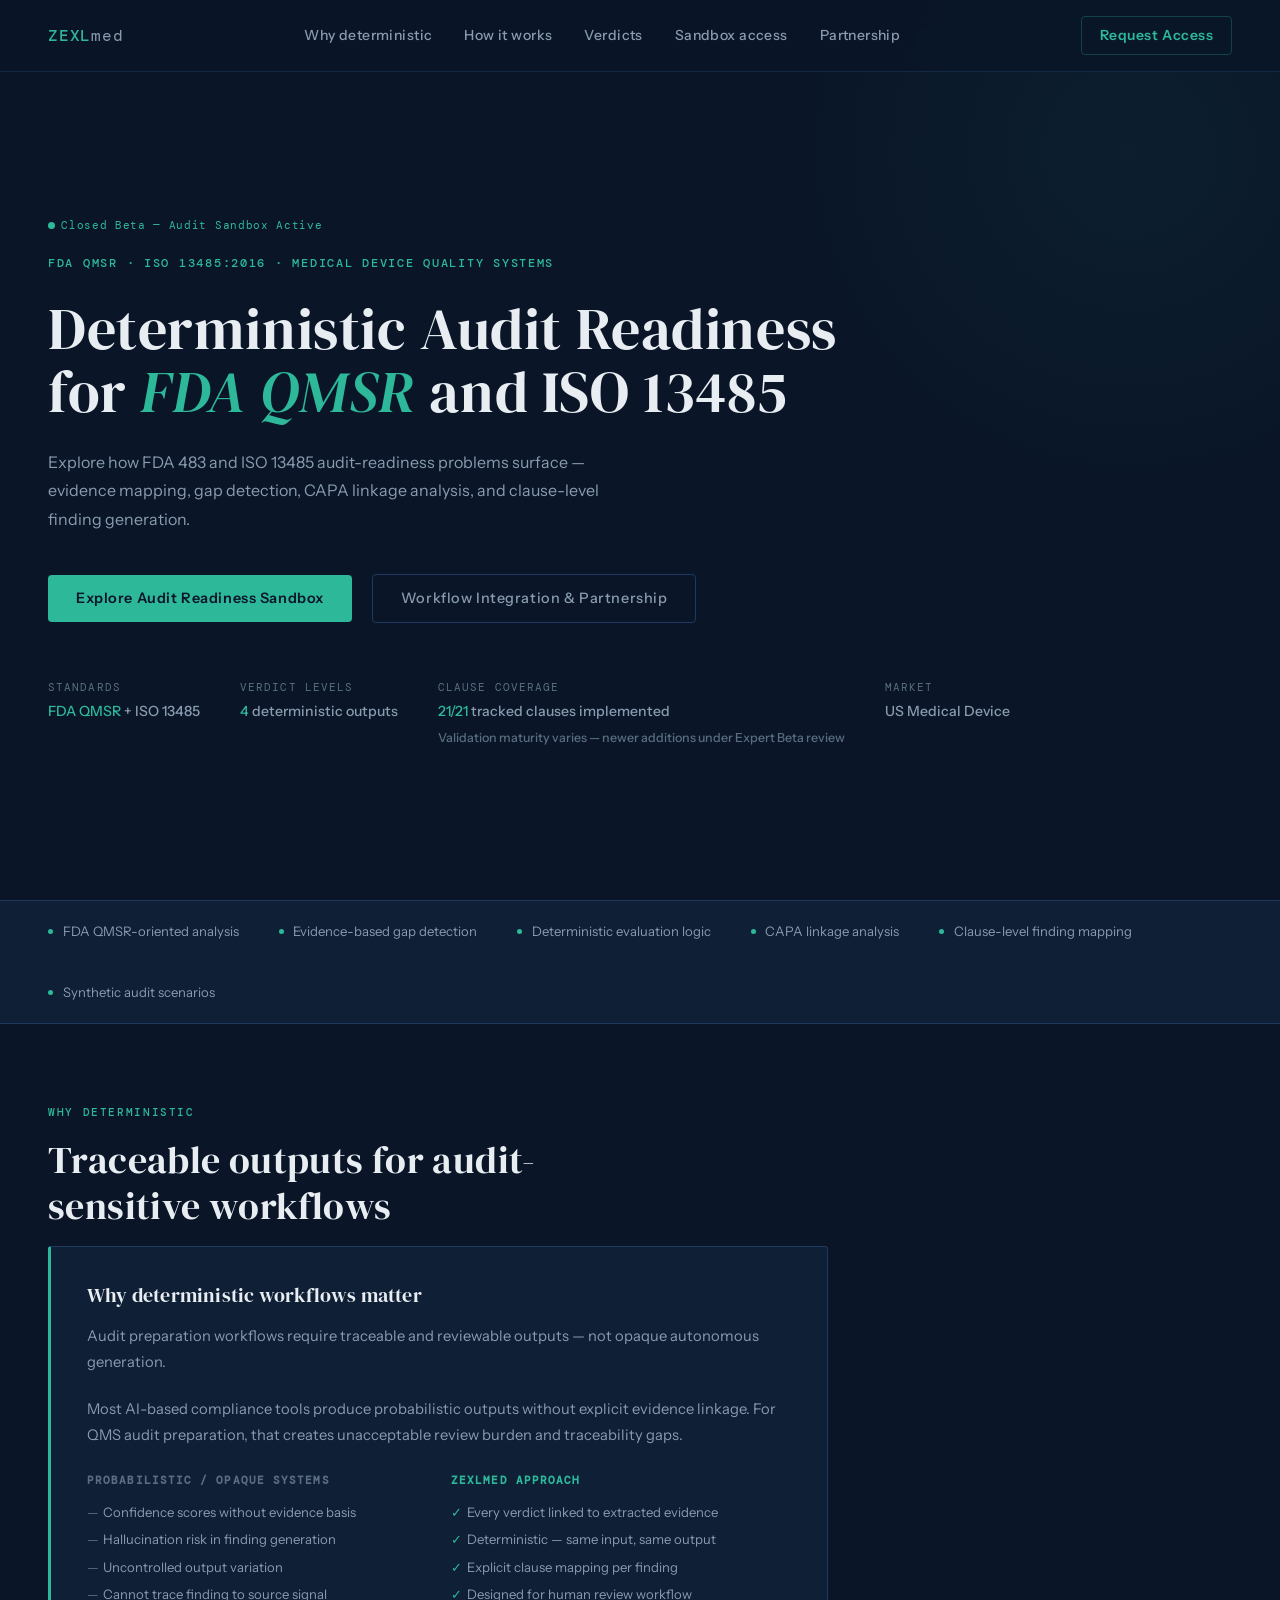
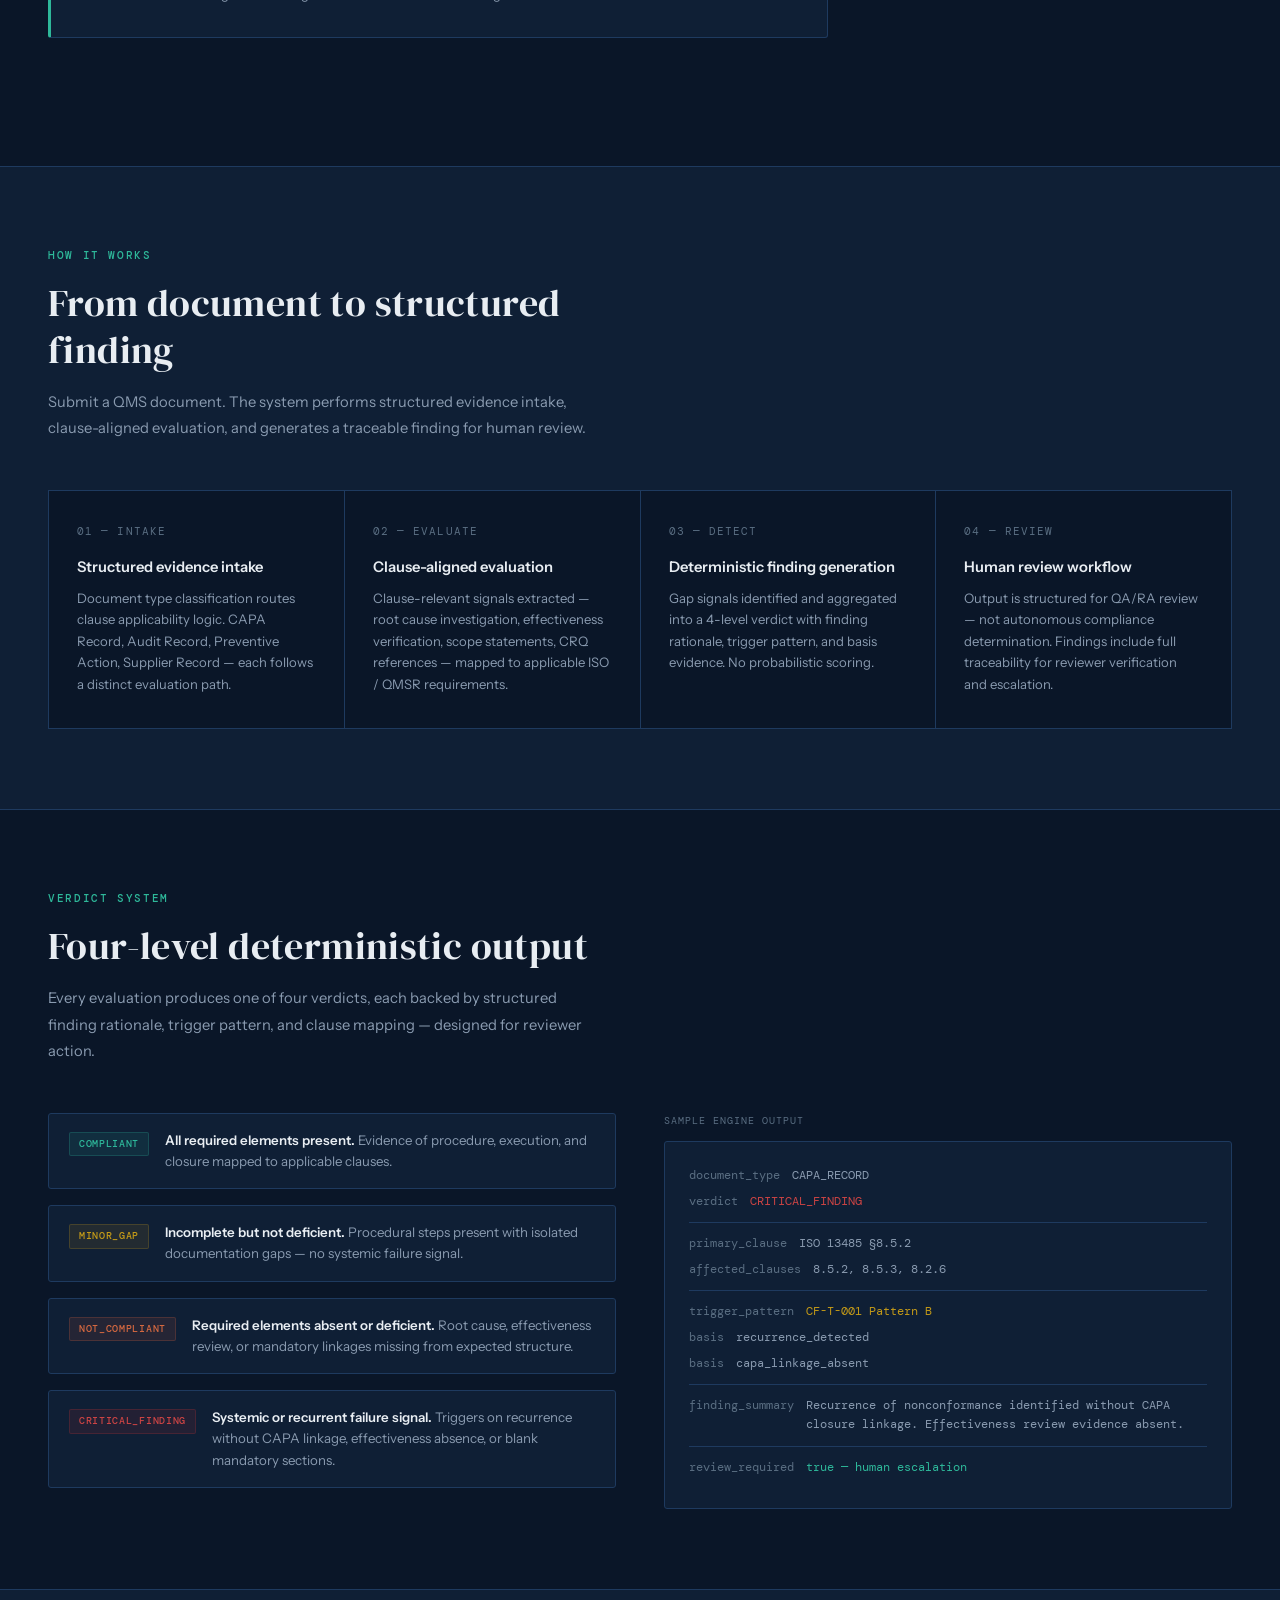
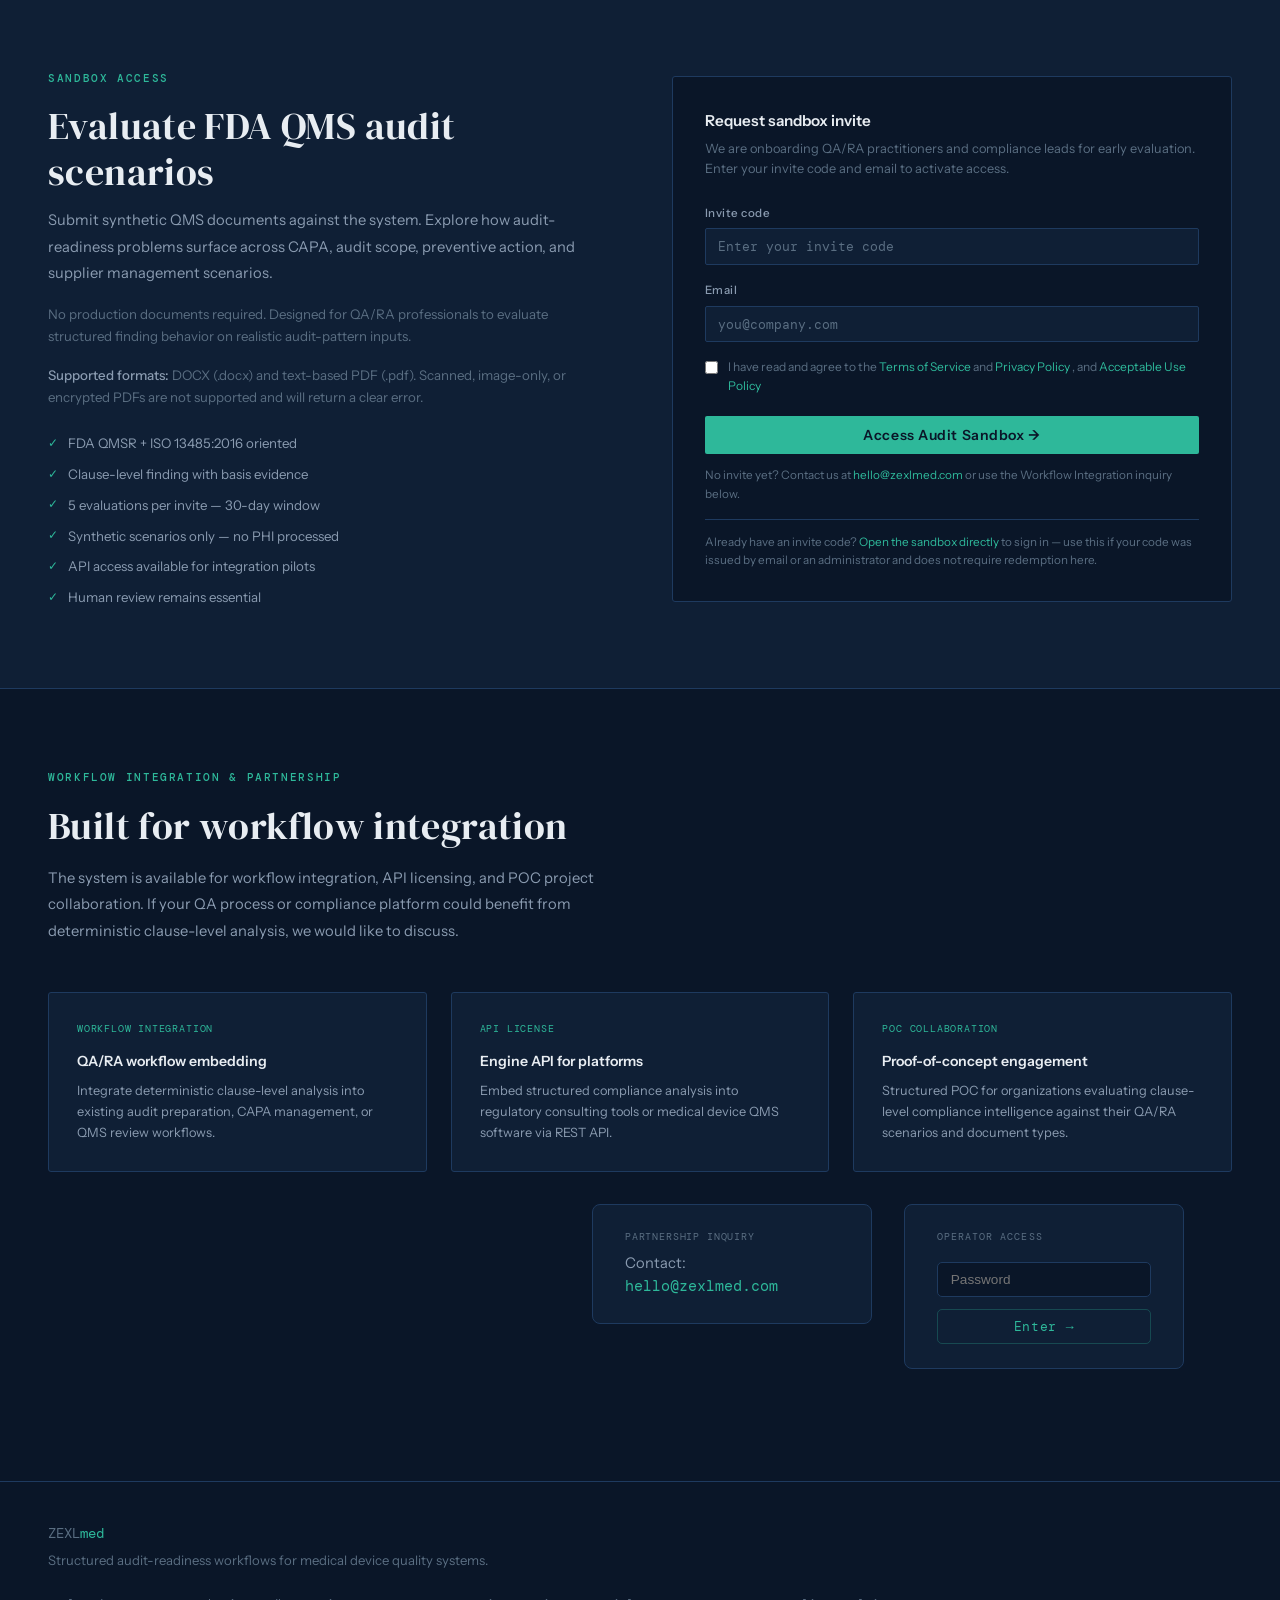
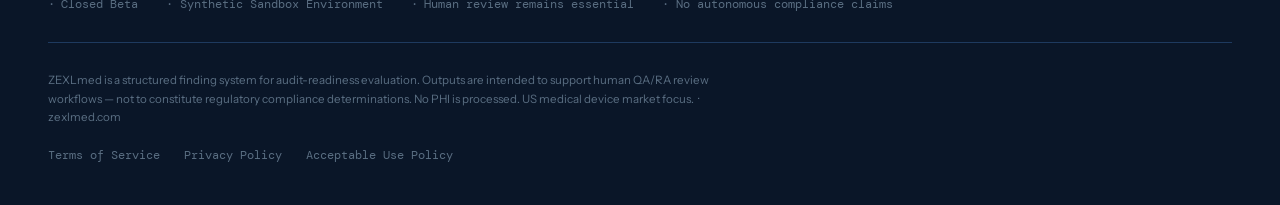
<file: index.html>
<!DOCTYPE html>
<html lang="en">
<head>
<meta charset="UTF-8">
<meta name="viewport" content="width=device-width, initial-scale=1.0">
<title>ZEXLmed — Audit Readiness for FDA QMSR / ISO 13485</title>
<link rel="preconnect" href="https://fonts.googleapis.com">
<link href="https://fonts.googleapis.com/css2?family=DM+Serif+Display:ital@0;1&family=DM+Mono:wght@400;500&family=Instrument+Sans:wght@400;500;600&display=swap" rel="stylesheet">
<style>
*,*::before,*::after{box-sizing:border-box;margin:0;padding:0}
:root{
  --navy:#0a1628;
  --navy-mid:#112240;
  --navy-light:#1e3a5f;
  --steel:#2a4a6b;
  --accent:#2eb89a;
  --accent-dim:#25967e;
  --accent-glow:rgba(46,184,154,0.10);
  --text-primary:#e8edf2;
  --text-secondary:#8a9bb0;
  --text-muted:#5a6e82;
  --border:#1e3a5f;
  --border-accent:rgba(46,184,154,0.28);
  --card-bg:#0f1f35;
  --serif:'DM Serif Display',Georgia,serif;
  --mono:'DM Mono',monospace;
  --sans:'Instrument Sans',sans-serif;
}
html{scroll-behavior:smooth}
body{background:var(--navy);color:var(--text-primary);font-family:var(--sans);font-size:16px;line-height:1.6;min-height:100vh}

nav{position:fixed;top:0;left:0;right:0;z-index:100;display:flex;align-items:center;justify-content:space-between;padding:1rem 3rem;background:rgba(10,22,40,0.92);backdrop-filter:blur(12px);border-bottom:1px solid rgba(30,58,95,0.5)}
.nav-logo{font-family:var(--mono);font-size:1rem;font-weight:500;color:var(--accent);letter-spacing:0.05em}
.nav-logo span{color:var(--text-secondary);font-weight:400}
.nav-links{display:flex;align-items:center;gap:2rem}
.nav-links a{color:var(--text-secondary);text-decoration:none;font-size:0.875rem;font-weight:500;letter-spacing:0.03em;transition:color 0.2s}
.nav-links a:hover{color:var(--text-primary)}
.nav-cta{background:transparent;border:1px solid var(--border-accent);color:var(--accent);padding:0.45rem 1.1rem;border-radius:4px;font-family:var(--sans);font-size:0.875rem;font-weight:600;cursor:pointer;letter-spacing:0.04em;transition:all 0.2s;text-decoration:none}
.nav-cta:hover{background:var(--accent-glow)}

.hero{min-height:100vh;display:flex;flex-direction:column;justify-content:center;padding:8rem 3rem 4rem;position:relative;overflow:hidden}
.hero::before{content:'';position:absolute;top:-200px;right:-200px;width:700px;height:700px;background:radial-gradient(circle,rgba(46,184,154,0.05) 0%,transparent 70%);pointer-events:none}
.hero-eyebrow{font-family:var(--mono);font-size:0.72rem;font-weight:500;color:var(--accent);letter-spacing:0.15em;text-transform:uppercase;margin-bottom:1.5rem}
.status-pill{display:inline-flex;align-items:center;gap:0.4rem;font-family:var(--mono);font-size:0.7rem;color:var(--accent);letter-spacing:0.06em;margin-bottom:1.25rem}
.status-dot{width:7px;height:7px;border-radius:50%;background:var(--accent);animation:pulse 2.5s infinite}
@keyframes pulse{0%,100%{opacity:1}50%{opacity:0.35}}
.hero-title{font-family:var(--serif);font-size:clamp(2.4rem,4.5vw,3.75rem);font-weight:300;letter-spacing:0.01em;line-height:1.1;color:var(--text-primary);max-width:820px;margin-bottom:1.5rem}
.hero-title em{font-style:italic;color:var(--accent)}
.hero-sub{font-size:1rem;color:var(--text-secondary);max-width:560px;line-height:1.8;margin-bottom:2.5rem}
.hero-actions{display:flex;align-items:center;gap:1.25rem;flex-wrap:wrap}
.btn-primary{background:var(--accent);color:var(--navy);padding:0.75rem 1.75rem;border-radius:4px;font-family:var(--sans);font-size:0.9rem;font-weight:600;cursor:pointer;border:none;letter-spacing:0.04em;transition:all 0.2s;text-decoration:none;display:inline-block}
.btn-primary:hover{background:#35cead;transform:translateY(-1px)}
.btn-secondary{background:transparent;border:1px solid var(--border);color:var(--text-secondary);padding:0.75rem 1.75rem;border-radius:4px;font-family:var(--sans);font-size:0.9rem;font-weight:500;cursor:pointer;letter-spacing:0.04em;transition:all 0.2s;text-decoration:none;display:inline-block}
.btn-secondary:hover{border-color:var(--text-muted);color:var(--text-primary)}
.hero-meta{margin-top:3.5rem;display:flex;gap:2.5rem;flex-wrap:wrap}
.hero-meta-item{display:flex;flex-direction:column;gap:0.2rem}
.hero-meta-label{font-family:var(--mono);font-size:0.68rem;color:var(--text-muted);letter-spacing:0.1em;text-transform:uppercase}
.hero-meta-val{font-size:0.88rem;color:var(--text-secondary);font-weight:500}
.hero-meta-val .hl{color:var(--accent)}

.signal-strip{border-top:1px solid var(--border);border-bottom:1px solid var(--border);padding:1.25rem 3rem;display:flex;gap:2.5rem;flex-wrap:wrap;align-items:center;background:var(--card-bg)}
.signal-item{display:flex;align-items:center;gap:0.6rem;font-size:0.82rem;color:var(--text-secondary)}
.signal-dot{width:5px;height:5px;border-radius:50%;background:var(--accent);flex-shrink:0}

section{padding:5rem 3rem}
.section-label{font-family:var(--mono);font-size:0.68rem;font-weight:500;color:var(--accent);letter-spacing:0.15em;text-transform:uppercase;margin-bottom:1rem}
.section-title{font-family:var(--serif);font-size:clamp(1.7rem,3vw,2.4rem);font-weight:300;letter-spacing:0.01em;line-height:1.2;color:var(--text-primary);max-width:600px;margin-bottom:1rem}
.section-body{font-size:0.92rem;color:var(--text-secondary);max-width:560px;line-height:1.8;margin-bottom:3rem}

.why-box{background:var(--card-bg);border:1px solid var(--border);border-left:3px solid var(--accent);border-radius:3px;padding:2rem 2.25rem;max-width:780px;margin-bottom:3rem}
.why-box h3{font-family:var(--serif);font-size:1.25rem;font-weight:300;letter-spacing:0.01em;color:var(--text-primary);margin-bottom:0.75rem}
.why-box p{font-size:0.92rem;color:var(--text-secondary);line-height:1.8;margin-bottom:1.25rem}
.why-box p:last-child{margin-bottom:0}
.why-compare{display:grid;grid-template-columns:1fr 1fr;gap:1.5rem;margin-top:1.5rem}
.why-col h4{font-family:var(--mono);font-size:0.68rem;letter-spacing:0.1em;text-transform:uppercase;margin-bottom:0.75rem}
.why-col.bad h4{color:var(--text-muted)}
.why-col.good h4{color:var(--accent)}
.why-col ul{list-style:none;display:flex;flex-direction:column;gap:0.4rem}
.why-col ul li{font-size:0.82rem;color:var(--text-secondary);padding-left:1rem;position:relative}
.why-col ul li::before{position:absolute;left:0}
.why-col.bad ul li::before{content:'—';color:var(--text-muted)}
.why-col.good ul li::before{content:'✓';color:var(--accent)}

.how-grid{display:grid;grid-template-columns:repeat(auto-fit,minmax(220px,1fr));gap:1px;background:var(--border);border:1px solid var(--border)}
.how-card{background:var(--navy);padding:2rem 1.75rem;position:relative}
.how-num{font-family:var(--mono);font-size:0.68rem;color:var(--text-muted);letter-spacing:0.1em;margin-bottom:1rem}
.how-title{font-size:0.92rem;font-weight:600;color:var(--text-primary);margin-bottom:0.5rem}
.how-body{font-size:0.82rem;color:var(--text-secondary);line-height:1.65}
.how-card::after{content:'';position:absolute;bottom:0;left:0;right:0;height:2px;background:transparent;transition:background 0.3s}
.how-card:hover::after{background:var(--accent)}

.verdict-layout{display:grid;grid-template-columns:1fr 1fr;gap:3rem;align-items:start}
.verdict-list{display:flex;flex-direction:column;gap:1rem}
.verdict-item{display:flex;align-items:flex-start;gap:1rem;padding:1rem 1.25rem;background:var(--card-bg);border:1px solid var(--border);border-radius:3px;transition:border-color 0.2s}
.verdict-item:hover{border-color:var(--steel)}
.verdict-badge{font-family:var(--mono);font-size:0.63rem;font-weight:500;letter-spacing:0.07em;padding:0.2rem 0.55rem;border-radius:2px;flex-shrink:0;margin-top:2px}
.v-compliant{background:rgba(46,184,154,0.1);color:var(--accent);border:1px solid rgba(46,184,154,0.22)}
.v-minor{background:rgba(210,160,20,0.1);color:#c49a18;border:1px solid rgba(210,160,20,0.2)}
.v-not{background:rgba(230,100,60,0.1);color:#d46840;border:1px solid rgba(230,100,60,0.2)}
.v-critical{background:rgba(210,50,50,0.1);color:#cc4444;border:1px solid rgba(210,50,50,0.2)}
.verdict-desc{font-size:0.83rem;color:var(--text-secondary);line-height:1.6}
.verdict-desc strong{color:var(--text-primary);font-weight:600}
.output-panel{background:var(--card-bg);border:1px solid var(--border);border-radius:3px;padding:1.5rem;font-family:var(--mono);font-size:0.78rem;color:var(--text-secondary)}
.output-panel .line{display:flex;gap:0.75rem;margin-bottom:0.45rem;line-height:1.5}
.output-panel .key{color:var(--text-muted);flex-shrink:0}
.output-panel .val.accent{color:var(--accent)}
.output-panel .val.warn{color:#c49a18}
.output-panel .val.danger{color:#cc4444}
.output-panel .divider{border:none;border-top:1px solid var(--border);margin:0.7rem 0}
.output-label{font-family:var(--mono);font-size:0.63rem;color:var(--text-muted);letter-spacing:0.1em;text-transform:uppercase;margin-bottom:0.75rem}

.access-section{background:var(--card-bg);border-top:1px solid var(--border);border-bottom:1px solid var(--border)}
.access-inner{display:grid;grid-template-columns:1fr 1fr;gap:4rem;align-items:center}
.access-form{background:var(--navy);border:1px solid var(--border);border-radius:3px;padding:2rem}
.form-title{font-size:0.95rem;font-weight:600;color:var(--text-primary);margin-bottom:0.35rem}
.form-sub{font-size:0.8rem;color:var(--text-muted);margin-bottom:1.5rem;line-height:1.6}
.field{margin-bottom:1rem}
.field label{display:block;font-size:0.72rem;font-weight:500;color:var(--text-secondary);margin-bottom:0.4rem;letter-spacing:0.04em}
.field input{width:100%;background:var(--card-bg);border:1px solid var(--border);border-radius:2px;padding:0.55rem 0.75rem;font-family:var(--mono);font-size:0.82rem;color:var(--text-primary);outline:none;transition:border-color 0.2s}
.field input:focus{border-color:var(--border-accent)}
.field input::placeholder{color:var(--text-muted)}
.btn-form{width:100%;background:var(--accent);color:var(--navy);padding:0.65rem;border:none;border-radius:2px;font-family:var(--sans);font-size:0.875rem;font-weight:600;cursor:pointer;letter-spacing:0.04em;transition:background 0.2s;margin-top:0.25rem}
.btn-form:hover{background:#35cead}
.form-note{font-size:0.73rem;color:var(--text-muted);margin-top:0.75rem;line-height:1.55}
.access-badges{display:flex;flex-direction:column;gap:0.6rem;margin-top:1.5rem}
.access-badge{display:flex;align-items:center;gap:0.65rem;font-size:0.83rem;color:var(--text-secondary)}
.access-badge::before{content:'✓';font-family:var(--mono);color:var(--accent);font-size:0.78rem;font-weight:500}

.partnership-grid{display:grid;grid-template-columns:repeat(auto-fit,minmax(240px,1fr));gap:1.5rem;margin-top:2.5rem}
.partner-card{background:var(--card-bg);border:1px solid var(--border);border-radius:3px;padding:1.75rem;transition:border-color 0.2s}
.partner-card:hover{border-color:var(--steel)}
.partner-card h4{font-size:0.88rem;font-weight:600;color:var(--text-primary);margin-bottom:0.5rem}
.partner-card p{font-size:0.8rem;color:var(--text-secondary);line-height:1.65}
.partner-tag{font-family:var(--mono);font-size:0.63rem;color:var(--accent);letter-spacing:0.08em;margin-bottom:0.75rem}

footer{padding:2.5rem 3rem;border-top:1px solid var(--border)}
.footer-top{display:flex;justify-content:space-between;align-items:flex-start;flex-wrap:wrap;gap:1.5rem;margin-bottom:1.75rem;padding-bottom:1.75rem;border-bottom:1px solid var(--border)}
.footer-logo{font-family:var(--mono);font-size:0.9rem;color:var(--text-muted)}
.footer-logo span{color:var(--accent)}
.footer-tagline{font-size:0.82rem;color:var(--text-muted);margin-top:0.35rem}
.footer-trust{display:flex;flex-wrap:wrap;gap:0.75rem 1.75rem}
.trust-item{font-size:0.75rem;color:var(--text-muted);font-family:var(--mono);display:flex;align-items:center;gap:0.4rem}
.trust-item::before{content:'·';color:var(--text-muted)}
.footer-bottom{font-size:0.72rem;color:var(--text-muted);line-height:1.6;max-width:700px}

#toast{position:fixed;bottom:2rem;right:2rem;background:var(--accent);color:var(--navy);padding:0.75rem 1.25rem;border-radius:4px;font-family:var(--mono);font-size:0.78rem;font-weight:500;opacity:0;transform:translateY(8px);transition:all 0.3s;pointer-events:none;z-index:200}
#toast.show{opacity:1;transform:translateY(0)}

@media(max-width:768px){
  nav{padding:1rem 1.5rem}
  .hero,.access-section,section,footer{padding-left:1.5rem;padding-right:1.5rem}
  .signal-strip{padding:1rem 1.5rem}
  .verdict-layout,.access-inner,.why-compare{grid-template-columns:1fr}
  .nav-links{display:none}
  .footer-top{flex-direction:column}
}
</style>
</head>
<body>

<nav>
  <div class="nav-logo">ZEXL<span>med</span></div>
  <div class="nav-links">
    <a href="#why">Why deterministic</a>
    <a href="#how">How it works</a>
    <a href="#verdicts">Verdicts</a>
    <a href="#access">Sandbox access</a>
    <a href="#partner">Partnership</a>
  </div>
  <a href="#access" class="nav-cta">Request Access</a>
</nav>

<section class="hero">
  <div class="status-pill"><span class="status-dot"></span>Closed Beta — Audit Sandbox Active</div>
  <div class="hero-eyebrow">FDA QMSR · ISO 13485:2016 · Medical Device Quality Systems</div>
  <h1 class="hero-title">Deterministic Audit Readiness<br>for <em>FDA QMSR</em> and ISO 13485</h1>
  <p class="hero-sub">Explore how FDA 483 and ISO 13485 audit-readiness problems surface — evidence mapping, gap detection, CAPA linkage analysis, and clause-level finding generation.</p>
  <div class="hero-actions">
    <a href="#access" class="btn-primary">Explore Audit Readiness Sandbox</a>
    <a href="#partner" class="btn-secondary">Workflow Integration &amp; Partnership</a>
  </div>
  <div class="hero-meta">
    <div class="hero-meta-item">
      <span class="hero-meta-label">Standards</span>
      <span class="hero-meta-val"><span class="hl">FDA QMSR</span> + ISO 13485</span>
    </div>
    <div class="hero-meta-item">
      <span class="hero-meta-label">Verdict levels</span>
      <span class="hero-meta-val"><span class="hl">4</span> deterministic outputs</span>
    </div>
    <div class="hero-meta-item">
      <span class="hero-meta-label">Clause coverage</span>
      <span class="hero-meta-val"><span class="hl">21/21</span> tracked clauses implemented</span>
      <span class="hero-meta-val" style="font-size:0.78rem;line-height:1.45;margin-top:0.25rem;color:var(--text-muted)">Validation maturity varies — newer additions under Expert Beta review</span>
    </div>
    <div class="hero-meta-item">
      <span class="hero-meta-label">Market</span>
      <span class="hero-meta-val">US Medical Device</span>
    </div>
  </div>
</section>

<div class="signal-strip">
  <div class="signal-item"><span class="signal-dot"></span>FDA QMSR-oriented analysis</div>
  <div class="signal-item"><span class="signal-dot"></span>Evidence-based gap detection</div>
  <div class="signal-item"><span class="signal-dot"></span>Deterministic evaluation logic</div>
  <div class="signal-item"><span class="signal-dot"></span>CAPA linkage analysis</div>
  <div class="signal-item"><span class="signal-dot"></span>Clause-level finding mapping</div>
  <div class="signal-item"><span class="signal-dot"></span>Synthetic audit scenarios</div>
</div>

<section id="why">
  <div class="section-label">Why deterministic</div>
  <h2 class="section-title">Traceable outputs for audit-sensitive workflows</h2>
  <div class="why-box">
    <h3>Why deterministic workflows matter</h3>
    <p>Audit preparation workflows require traceable and reviewable outputs — not opaque autonomous generation.</p>
    <p>Most AI-based compliance tools produce probabilistic outputs without explicit evidence linkage. For QMS audit preparation, that creates unacceptable review burden and traceability gaps.</p>
    <div class="why-compare">
      <div class="why-col bad">
        <h4>Probabilistic / opaque systems</h4>
        <ul>
          <li>Confidence scores without evidence basis</li>
          <li>Hallucination risk in finding generation</li>
          <li>Uncontrolled output variation</li>
          <li>Cannot trace finding to source signal</li>
        </ul>
      </div>
      <div class="why-col good">
        <h4>ZEXLmed approach</h4>
        <ul>
          <li>Every verdict linked to extracted evidence</li>
          <li>Deterministic — same input, same output</li>
          <li>Explicit clause mapping per finding</li>
          <li>Designed for human review workflow</li>
        </ul>
      </div>
    </div>
  </div>
</section>

<section id="how" style="background:var(--card-bg);border-top:1px solid var(--border);border-bottom:1px solid var(--border)">
  <div class="section-label">How it works</div>
  <h2 class="section-title">From document to structured finding</h2>
  <p class="section-body">Submit a QMS document. The system performs structured evidence intake, clause-aligned evaluation, and generates a traceable finding for human review.</p>
  <div class="how-grid">
    <div class="how-card">
      <div class="how-num">01 — INTAKE</div>
      <div class="how-title">Structured evidence intake</div>
      <div class="how-body">Document type classification routes clause applicability logic. CAPA Record, Audit Record, Preventive Action, Supplier Record — each follows a distinct evaluation path.</div>
    </div>
    <div class="how-card">
      <div class="how-num">02 — EVALUATE</div>
      <div class="how-title">Clause-aligned evaluation</div>
      <div class="how-body">Clause-relevant signals extracted — root cause investigation, effectiveness verification, scope statements, CRQ references — mapped to applicable ISO / QMSR requirements.</div>
    </div>
    <div class="how-card">
      <div class="how-num">03 — DETECT</div>
      <div class="how-title">Deterministic finding generation</div>
      <div class="how-body">Gap signals identified and aggregated into a 4-level verdict with finding rationale, trigger pattern, and basis evidence. No probabilistic scoring.</div>
    </div>
    <div class="how-card">
      <div class="how-num">04 — REVIEW</div>
      <div class="how-title">Human review workflow</div>
      <div class="how-body">Output is structured for QA/RA review — not autonomous compliance determination. Findings include full traceability for reviewer verification and escalation.</div>
    </div>
  </div>
</section>

<section id="verdicts">
  <div class="section-label">Verdict system</div>
  <h2 class="section-title">Four-level deterministic output</h2>
  <p class="section-body">Every evaluation produces one of four verdicts, each backed by structured finding rationale, trigger pattern, and clause mapping — designed for reviewer action.</p>
  <div class="verdict-layout">
    <div class="verdict-list">
      <div class="verdict-item">
        <span class="verdict-badge v-compliant">COMPLIANT</span>
        <div class="verdict-desc"><strong>All required elements present.</strong> Evidence of procedure, execution, and closure mapped to applicable clauses.</div>
      </div>
      <div class="verdict-item">
        <span class="verdict-badge v-minor">MINOR_GAP</span>
        <div class="verdict-desc"><strong>Incomplete but not deficient.</strong> Procedural steps present with isolated documentation gaps — no systemic failure signal.</div>
      </div>
      <div class="verdict-item">
        <span class="verdict-badge v-not">NOT_COMPLIANT</span>
        <div class="verdict-desc"><strong>Required elements absent or deficient.</strong> Root cause, effectiveness review, or mandatory linkages missing from expected structure.</div>
      </div>
      <div class="verdict-item">
        <span class="verdict-badge v-critical">CRITICAL_FINDING</span>
        <div class="verdict-desc"><strong>Systemic or recurrent failure signal.</strong> Triggers on recurrence without CAPA linkage, effectiveness absence, or blank mandatory sections.</div>
      </div>
    </div>
    <div>
      <div class="output-label">Sample engine output</div>
      <div class="output-panel">
        <div class="line"><span class="key">document_type</span><span class="val">CAPA_RECORD</span></div>
        <div class="line"><span class="key">verdict</span><span class="val danger">CRITICAL_FINDING</span></div>
        <hr class="divider">
        <div class="line"><span class="key">primary_clause</span><span class="val">ISO 13485 §8.5.2</span></div>
        <div class="line"><span class="key">affected_clauses</span><span class="val">8.5.2, 8.5.3, 8.2.6</span></div>
        <hr class="divider">
        <div class="line"><span class="key">trigger_pattern</span><span class="val warn">CF-T-001 Pattern B</span></div>
        <div class="line"><span class="key">basis</span><span class="val">recurrence_detected</span></div>
        <div class="line"><span class="key">basis</span><span class="val">capa_linkage_absent</span></div>
        <hr class="divider">
        <div class="line"><span class="key">finding_summary</span><span class="val" style="white-space:normal;line-height:1.55">Recurrence of nonconformance identified without CAPA closure linkage. Effectiveness review evidence absent.</span></div>
        <hr class="divider">
        <div class="line"><span class="key">review_required</span><span class="val accent">true — human escalation</span></div>
      </div>
    </div>
  </div>
</section>

<section id="access" class="access-section">
  <div class="access-inner">
    <div>
      <div class="section-label">Sandbox access</div>
      <h2 class="section-title" style="margin-bottom:0.75rem">Evaluate FDA QMS audit scenarios</h2>
      <p style="font-size:0.92rem;color:var(--text-secondary);line-height:1.8;margin-bottom:1rem">Submit synthetic QMS documents against the system. Explore how audit-readiness problems surface across CAPA, audit scope, preventive action, and supplier management scenarios.</p>
      <p style="font-size:0.83rem;color:var(--text-muted);line-height:1.7">No production documents required. Designed for QA/RA professionals to evaluate structured finding behavior on realistic audit-pattern inputs.</p>
      <p style="font-size:0.83rem;color:var(--text-muted);line-height:1.7;margin-top:1rem"><strong style="color:var(--text-secondary);font-weight:500">Supported formats:</strong> DOCX (.docx) and text-based PDF (.pdf). Scanned, image-only, or encrypted PDFs are not supported and will return a clear error.</p>
      <div class="access-badges">
        <div class="access-badge">FDA QMSR + ISO 13485:2016 oriented</div>
        <div class="access-badge">Clause-level finding with basis evidence</div>
        <div class="access-badge">5 evaluations per invite — 30-day window</div>
        <div class="access-badge">Synthetic scenarios only — no PHI processed</div>
        <div class="access-badge">API access available for integration pilots</div>
        <div class="access-badge">Human review remains essential</div>
      </div>
    </div>
    <div class="access-form">
      <div class="form-title">Request sandbox invite</div>
      <div class="form-sub">We are onboarding QA/RA practitioners and compliance leads for early evaluation. Enter your invite code and email to activate access.</div>
      <div class="field">
        <label>Invite code</label>
        <input type="text" id="invite-input" placeholder="Enter your invite code" autocomplete="off">
      </div>
      <div class="field">
        <label>Email</label>
        <input type="email" id="email-input" placeholder="you@company.com" autocomplete="email">
      </div>
      <div style="margin-bottom:1rem;display:flex;align-items:flex-start;gap:0.6rem">
        <input type="checkbox" id="consent-check" style="margin-top:3px;accent-color:var(--accent);flex-shrink:0">
        <label for="consent-check" style="font-size:0.75rem;color:var(--text-muted);line-height:1.55;cursor:pointer">
          I have read and agree to the
          <a href="/legal/tos.html" target="_blank" style="color:var(--accent);text-decoration:none">Terms of Service</a>
          and
          <a href="/legal/privacy.html" target="_blank" style="color:var(--accent);text-decoration:none">Privacy Policy</a>
          , and <a href="/legal/aup.html" target="_blank" style="color:var(--accent);text-decoration:none">Acceptable Use Policy</a>
        </label>
      </div>
      <button class="btn-form" onclick="redeemInvite()">Access Audit Sandbox &rarr;</button>
      <div class="form-note">No invite yet? Contact us at <a href="mailto:hello@zexlmed.com" style="color:var(--accent);text-decoration:none">hello@zexlmed.com</a> or use the Workflow Integration inquiry below.</div>
      <p class="form-note" style="margin-top:1rem;padding-top:0.85rem;border-top:1px solid var(--border)">
        Already have an invite code?
        <a href="app.html" style="color:var(--accent);text-decoration:none">Open the sandbox directly</a>
        to sign in — use this if your code was issued by email or an administrator and does not require redemption here.
      </p>
    </div>
  </div>
</section>

<section id="partner">
  <div class="section-label">Workflow integration &amp; partnership</div>
  <h2 class="section-title">Built for workflow integration</h2>
  <p class="section-body">The system is available for workflow integration, API licensing, and POC project collaboration. If your QA process or compliance platform could benefit from deterministic clause-level analysis, we would like to discuss.</p>
  <div class="partnership-grid">
    <div class="partner-card">
      <div class="partner-tag">WORKFLOW INTEGRATION</div>
      <h4>QA/RA workflow embedding</h4>
      <p>Integrate deterministic clause-level analysis into existing audit preparation, CAPA management, or QMS review workflows.</p>
    </div>
    <div class="partner-card">
      <div class="partner-tag">API LICENSE</div>
      <h4>Engine API for platforms</h4>
      <p>Embed structured compliance analysis into regulatory consulting tools or medical device QMS software via REST API.</p>
    </div>
    <div class="partner-card">
      <div class="partner-tag">POC COLLABORATION</div>
      <h4>Proof-of-concept engagement</h4>
      <p>Structured POC for organizations evaluating clause-level compliance intelligence against their QA/RA scenarios and document types.</p>
    </div>
  </div>
  <section style="display:flex;gap:2rem;align-items:flex-start;justify-content:flex-end;padding:2rem 3rem;flex-wrap:wrap">
  <div style="background:#0f1f35;border:1px solid #1e3a5f;border-radius:8px;padding:1.5rem 2rem;width:280px;flex-shrink:0">
    <div style="font-family:var(--mono);font-size:0.65rem;color:var(--text-muted);letter-spacing:0.08em;margin-bottom:0.35rem">PARTNERSHIP INQUIRY</div>
    <div style="font-size:0.92rem;color:var(--text-secondary)">Contact: <a href="mailto:hello@zexlmed.com" style="color:var(--accent);font-family:var(--mono);text-decoration:none">hello@zexlmed.com</a></div>
  </div>
  <div style="background:#0f1f35;border:1px solid #1e3a5f;border-radius:8px;padding:1.5rem 2rem;width:280px;flex-shrink:0">
    <div style="font-family:var(--mono);font-size:0.65rem;color:var(--text-muted);letter-spacing:0.1em;text-transform:uppercase;margin-bottom:1rem">Operator Access</div>
    <form onsubmit="operatorLogin(event)">
      <input type="password" id="operator-password" placeholder="Password"
        style="width:100%;background:#0a1628;border:1px solid #1e3a5f;color:var(--text-primary);
        padding:0.55rem 0.8rem;border-radius:5px;font-size:0.85rem;margin-bottom:0.75rem;
        box-sizing:border-box;outline:none">
      <button type="submit"
        style="width:100%;background:transparent;border:1px solid var(--border-accent);
        color:var(--accent);padding:0.5rem;border-radius:5px;font-size:0.82rem;
        font-family:var(--mono);cursor:pointer;letter-spacing:0.05em;transition:all 0.2s"
        onmouseover="this.style.background='var(--accent-glow)'"
        onmouseout="this.style.background='transparent'">
        Enter →
      </button>
    </form>
    <div id="operator-error" style="color:#ef4444;font-size:0.75rem;margin-top:0.5rem;display:none"></div>
  </div>
  </section>
</section>

<footer>
  <div class="footer-top">
    <div>
      <div class="footer-logo">ZEXL<span>med</span></div>
      <div class="footer-tagline">Structured audit-readiness workflows for medical device quality systems.</div>
    </div>
    <div class="footer-trust">
      <div class="trust-item">Closed Beta</div>
      <div class="trust-item">Synthetic Sandbox Environment</div>
      <div class="trust-item">Human review remains essential</div>
      <div class="trust-item">No autonomous compliance claims</div>
    </div>
  </div>
  <div class="footer-bottom">
    ZEXLmed is a structured finding system for audit-readiness evaluation. Outputs are intended to support human QA/RA review workflows — not to constitute regulatory compliance determinations. No PHI is processed. US medical device market focus. &nbsp;&middot;&nbsp; zexlmed.com
  </div>
  <div style="margin-top:1.25rem;display:flex;gap:1.5rem;flex-wrap:wrap">
    <a href="/legal/tos.html" style="font-size:0.72rem;color:var(--text-muted);font-family:var(--mono);text-decoration:none;transition:color 0.2s" onmouseover="this.style.color='var(--accent)'" onmouseout="this.style.color='var(--text-muted)'">Terms of Service</a>
    <a href="/legal/privacy.html" style="font-size:0.72rem;color:var(--text-muted);font-family:var(--mono);text-decoration:none;transition:color 0.2s" onmouseover="this.style.color='var(--accent)'" onmouseout="this.style.color='var(--text-muted)'">Privacy Policy</a>
    <a href="/legal/aup.html" style="font-size:0.72rem;color:var(--text-muted);font-family:var(--mono);text-decoration:none;transition:color 0.2s" onmouseover="this.style.color='var(--accent)'" onmouseout="this.style.color='var(--text-muted)'">Acceptable Use Policy</a>
  </div>
</footer>

<div id="toast"></div>

<script>
const _cachedKey = localStorage.getItem('zexl_api_key');
if (_cachedKey) {
  var _cachedInvite = localStorage.getItem('zexl_invite_code');
  if (_cachedInvite) document.getElementById('invite-input').value = _cachedInvite;
  var _continueBtn = document.createElement('button');
  _continueBtn.textContent = 'Continue to Sandbox →';
  _continueBtn.className = 'btn-form';
  _continueBtn.style.marginTop = '12px';
  _continueBtn.onclick = function() { window.location.href = 'app.html'; };
  var _accessForm = document.getElementById('access');
  if (_accessForm) _accessForm.appendChild(_continueBtn);
}
function showToast(msg,ok){
  var t=document.getElementById('toast');
  t.textContent=msg;
  t.style.background=ok?'var(--accent)':'#cc4444';
  t.style.color=ok?'var(--navy)':'#fff';
  t.classList.add('show');
  setTimeout(function(){t.classList.remove('show');},3200);
}
async function redeemInvite(){
  var code=document.getElementById('invite-input').value.trim();
  var email=document.getElementById('email-input').value.trim();
  var consent=document.getElementById('consent-check').checked;
  if(!code){showToast('Enter an invite code',false);return;}
  if(!email||!/^[^\s@]+@[^\s@]+\.[^\s@]+$/.test(email)){showToast('Enter a valid email address',false);return;}
  if(!consent){showToast('Please accept the Terms of Service and Privacy Policy to continue',false);return;}
  localStorage.setItem('zexl_consent_agreed_at', new Date().toISOString());
  var btn=document.querySelector('.btn-form');
  btn.textContent='Verifying...';btn.disabled=true;
  try{
    var r=await fetch('https://zexl-med-core-production.up.railway.app/invite/redeem',{
      method:'POST',headers:{'Content-Type':'application/json'},
      body:JSON.stringify({code:code,email:email})
    });
    var d=await r.json();
    if(r.ok){
      localStorage.setItem('zexl_api_key', d.api_key);
      localStorage.setItem('zexl_invite_code', code);
      window.location.href = 'app.html';
    }
    else showToast(d.detail||'Invalid or expired invite code',false);
  }catch(e){showToast('Connection error — please try again',false);}
  btn.textContent='Access Audit Sandbox \u2192';btn.disabled=false;
}
document.getElementById('invite-input').addEventListener('keydown',function(e){if(e.key==='Enter')redeemInvite();});
async function operatorLogin(e) {
  e.preventDefault();
  var pw = document.getElementById('operator-password').value;
  var err = document.getElementById('operator-error');
  err.style.display = 'none';
  try {
    var r = await fetch('/admin/login', {
      method: 'POST',
      headers: {'Content-Type': 'application/json'},
      body: JSON.stringify({password: pw})
    });
    if (r.redirected) {
      window.location.href = r.url;
    } else if (r.ok) {
      window.location.href = '/admin/dashboard';
    } else {
      err.textContent = 'Incorrect password.';
      err.style.display = 'block';
    }
  } catch(e) {
    err.textContent = 'Connection error.';
    err.style.display = 'block';
  }
}
</script>
</body>
</html>
</file>
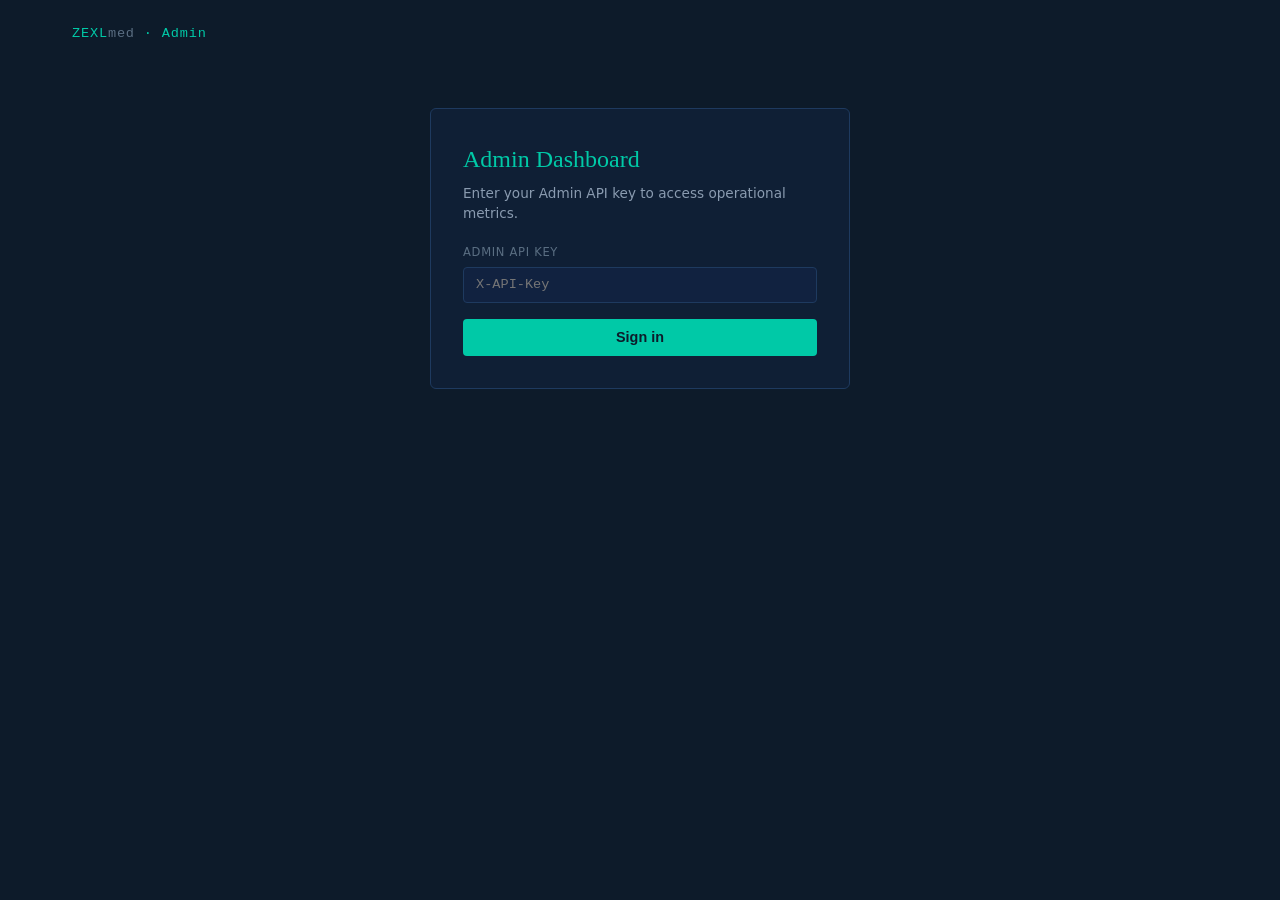
<file: admin.html>
<!DOCTYPE html>
<html lang="en">
<head>
<meta charset="UTF-8">
<meta name="viewport" content="width=device-width, initial-scale=1.0">
<title>ZEXLmed — Admin Dashboard</title>
<style>
*,*::before,*::after{box-sizing:border-box;margin:0;padding:0}
:root{
  --dark-bg:#0D1B2A;--navy-mid:#112240;--card-bg:#0f1f35;--border:#1e3a5f;
  --teal:#00C9A7;--text-primary:#e8edf2;--text-secondary:#8a9bb0;--text-muted:#5a6e82;
  --green:#00C9A7;--yellow:#d4a843;--orange:#e07a3a;--red:#e05252;
  --serif:Georgia,'Times New Roman',serif;--mono:'Courier New',Consolas,monospace;--sans:system-ui,-apple-system,sans-serif;
}
body{background:var(--dark-bg);color:var(--text-primary);font-family:var(--sans);font-size:14px;line-height:1.5;min-height:100vh}
.hidden{display:none!important}
.wrap{max-width:1200px;margin:0 auto;padding:1.5rem 2rem 3rem}
.brand{font-family:var(--mono);font-size:0.85rem;color:var(--teal);letter-spacing:0.06em;margin-bottom:1.25rem}
.brand span{color:var(--text-muted);font-weight:400}

/* Auth */
.auth-card{max-width:420px;margin:4rem auto;background:var(--card-bg);border:1px solid var(--border);border-radius:6px;padding:2rem}
.auth-card h1{font-family:var(--serif);font-size:1.5rem;font-weight:400;margin-bottom:0.35rem;color:var(--teal)}
.auth-card p{font-size:0.85rem;color:var(--text-secondary);margin-bottom:1.25rem}
.field{margin-bottom:1rem}
.field label{display:block;font-size:0.72rem;color:var(--text-muted);text-transform:uppercase;letter-spacing:0.06em;margin-bottom:0.35rem}
.field input{width:100%;background:var(--navy-mid);border:1px solid var(--border);color:var(--text-primary);border-radius:4px;padding:0.6rem 0.75rem;font-family:var(--mono);font-size:0.85rem}
.field input:focus{outline:none;border-color:var(--teal)}
.btn-primary{background:var(--teal);color:var(--dark-bg);border:none;border-radius:4px;padding:0.65rem 1.25rem;font-weight:600;cursor:pointer;width:100%;font-size:0.9rem}
.btn-primary:hover{filter:brightness(1.08)}
.btn-primary:disabled{opacity:0.4;cursor:not-allowed}
.auth-error{color:var(--red);font-size:0.85rem;margin-top:0.75rem;text-align:center}

/* Dashboard header */
.dash-head{display:flex;align-items:center;justify-content:space-between;margin-bottom:1.25rem;flex-wrap:wrap;gap:0.75rem}
.dash-head h1{font-family:var(--serif);font-size:1.35rem;font-weight:400}
.btn-ghost{background:transparent;border:1px solid var(--border);color:var(--text-secondary);border-radius:4px;padding:0.4rem 0.85rem;font-size:0.8rem;cursor:pointer}
.btn-ghost:hover{border-color:var(--teal);color:var(--teal)}

/* Tabs */
.tabs{display:flex;gap:0;border-bottom:1px solid var(--border);margin-bottom:1.25rem}
.tab-btn{background:transparent;border:none;color:var(--text-muted);padding:0.65rem 1.25rem;font-size:0.85rem;font-weight:600;cursor:pointer;border-bottom:2px solid transparent;margin-bottom:-1px}
.tab-btn:hover{color:var(--text-primary)}
.tab-btn.active{color:var(--teal);border-bottom-color:var(--teal)}
.tab-panel{display:none}
.tab-panel.active{display:block}
.tab-toolbar{display:flex;justify-content:flex-end;margin-bottom:0.75rem}

/* Cards */
.cards{display:grid;grid-template-columns:repeat(4,1fr);gap:1rem;margin-bottom:1.25rem}
.card-stat{background:var(--card-bg);border:1px solid var(--border);border-radius:6px;padding:1rem 1.15rem}
.card-stat .label{font-size:0.72rem;color:var(--text-muted);text-transform:uppercase;letter-spacing:0.05em;margin-bottom:0.35rem}
.card-stat .value{font-family:var(--mono);font-size:1.6rem;color:var(--teal)}
.card-stat .sub{font-size:0.8rem;color:var(--text-secondary);margin-top:0.35rem}
.verdict-badges{display:flex;flex-wrap:wrap;gap:0.35rem;margin-top:0.5rem}

/* Hero accuracy */
.accuracy-hero{text-align:center;padding:1.5rem;background:var(--card-bg);border:1px solid var(--border);border-radius:6px;margin-bottom:1.25rem}
.accuracy-hero .pct{font-family:var(--mono);font-size:3rem;color:var(--teal);line-height:1}
.accuracy-hero .meta{font-size:0.9rem;color:var(--text-secondary);margin-top:0.35rem}

/* Tables */
.table-wrap{overflow-x:auto;border:1px solid var(--border);border-radius:6px;margin-bottom:1.25rem}
table{width:100%;border-collapse:collapse;font-size:0.82rem}
thead th{background:var(--navy-mid);color:var(--text-muted);font-weight:600;text-align:left;padding:0.6rem 0.75rem;font-size:0.72rem;text-transform:uppercase;letter-spacing:0.04em;border-bottom:1px solid var(--border)}
tbody tr:nth-child(even){background:rgba(15,31,53,0.5)}
tbody td{padding:0.55rem 0.75rem;border-bottom:1px solid rgba(30,58,95,0.4);vertical-align:middle}
tbody tr:last-child td{border-bottom:none}
.section-title{font-size:0.85rem;font-weight:600;color:var(--text-secondary);margin:1rem 0 0.5rem;text-transform:uppercase;letter-spacing:0.05em}

/* Badges */
.badge{display:inline-block;font-family:var(--mono);font-size:0.65rem;font-weight:600;letter-spacing:0.04em;padding:0.2rem 0.5rem;border-radius:3px;text-transform:uppercase}
.badge.COMPLIANT{background:rgba(0,201,167,0.15);color:var(--green);border:1px solid rgba(0,201,167,0.35)}
.badge.MINOR_GAP{background:rgba(212,168,67,0.15);color:var(--yellow);border:1px solid rgba(212,168,67,0.35)}
.badge.NOT_COMPLIANT{background:rgba(224,122,58,0.15);color:var(--orange);border:1px solid rgba(224,122,58,0.35)}
.badge.CRITICAL_FINDING{background:rgba(224,82,82,0.15);color:var(--red);border:1px solid rgba(224,82,82,0.35)}
.acc-low{color:var(--red);font-weight:600}
.acc-mid{color:var(--yellow);font-weight:600}
.acc-high{color:var(--green);font-weight:600}

/* Buttons in tables */
.btn-sm{background:transparent;border:1px solid var(--border);color:var(--text-secondary);border-radius:3px;padding:0.3rem 0.6rem;font-size:0.75rem;cursor:pointer;white-space:nowrap}
.btn-sm:hover{border-color:var(--teal);color:var(--teal)}
.btn-sm.copied{border-color:var(--green);color:var(--green)}
.link-preview{font-family:var(--mono);font-size:0.68rem;color:var(--text-muted);margin-left:0.4rem;max-width:280px;overflow:hidden;text-overflow:ellipsis;white-space:nowrap;display:inline-block;vertical-align:middle}

/* Filters */
.filters{display:flex;flex-wrap:wrap;gap:0.75rem;margin-bottom:1rem;align-items:flex-end}
.filters label{font-size:0.72rem;color:var(--text-muted);display:block;margin-bottom:0.25rem}
.filters select,.filters input{background:var(--navy-mid);border:1px solid var(--border);color:var(--text-primary);border-radius:4px;padding:0.45rem 0.6rem;font-size:0.82rem}

/* Loading / error */
.status{padding:2rem;text-align:center;color:var(--text-secondary)}
.status.error{color:var(--red)}
.spinner{display:inline-block;width:22px;height:22px;border:2px solid var(--border);border-top-color:var(--teal);border-radius:50%;animation:spin 0.7s linear infinite;vertical-align:middle;margin-right:0.5rem}
@keyframes spin{to{transform:rotate(360deg)}}

/* Modal */
.modal-backdrop{position:fixed;inset:0;background:rgba(0,0,0,0.65);z-index:200;display:flex;align-items:center;justify-content:center;padding:1.5rem}
.modal{background:var(--card-bg);border:1px solid var(--border);border-radius:6px;max-width:720px;width:100%;max-height:85vh;overflow:hidden;display:flex;flex-direction:column}
.modal-head{display:flex;justify-content:space-between;align-items:center;padding:1rem 1.25rem;border-bottom:1px solid var(--border)}
.modal-head h2{font-family:var(--serif);font-size:1.15rem;font-weight:400}
.modal-close{background:none;border:none;color:var(--text-muted);font-size:1.25rem;cursor:pointer;line-height:1}
.modal-body{padding:1rem 1.25rem;overflow-y:auto}
.evidence-snippet{font-size:0.78rem;color:var(--text-muted);margin-top:0.25rem}
.evidence-snippet p{margin-bottom:0.2rem}
</style>
</head>
<body>
<div id="auth-screen" class="wrap">
  <div class="brand">ZEXL<span>med</span> · Admin</div>
  <div class="auth-card">
    <h1>Admin Dashboard</h1>
    <p>Enter your Admin API key to access operational metrics.</p>
    <div class="field">
      <label for="api-key-input">Admin API Key</label>
      <input id="api-key-input" type="password" placeholder="X-API-Key" autocomplete="off">
    </div>
    <button id="auth-btn" class="btn-primary" type="button">Sign in</button>
    <div id="auth-error" class="auth-error hidden">Invalid API key</div>
  </div>
</div>

<div id="dashboard" class="wrap hidden">
  <div class="dash-head">
    <div>
      <div class="brand">ZEXL<span>med</span> · Admin Dashboard</div>
      <h1>Operations</h1>
    </div>
    <button id="sign-out-btn" class="btn-ghost" type="button">Sign out</button>
  </div>

  <div class="tabs" role="tablist">
    <button class="tab-btn active" data-tab="overview" type="button">Overview</button>
    <button class="tab-btn" data-tab="expert" type="button">Expert Reviews</button>
    <button class="tab-btn" data-tab="evaluations" type="button">Evaluations</button>
  </div>

  <!-- Tab 1: Overview -->
  <div id="tab-overview" class="tab-panel active">
    <div class="tab-toolbar"><button class="btn-ghost refresh-btn" data-tab="overview" type="button">↻ Refresh</button></div>
    <div id="overview-status" class="status hidden"></div>
    <div id="overview-content" class="hidden">
      <div class="cards" id="overview-cards"></div>
      <div class="section-title">Recent evaluations (10)</div>
      <div class="table-wrap">
        <table>
          <thead><tr>
            <th>Date / time</th><th>File name</th><th>Verdict</th><th>User email</th><th>Review link</th>
          </tr></thead>
          <tbody id="overview-recent-tbody"></tbody>
        </table>
      </div>
    </div>
  </div>

  <!-- Tab 2: Expert Reviews -->
  <div id="tab-expert" class="tab-panel">
    <div class="tab-toolbar"><button class="btn-ghost refresh-btn" data-tab="expert" type="button">↻ Refresh</button></div>
    <div id="expert-status" class="status hidden"></div>
    <div id="expert-content" class="hidden">
      <div class="accuracy-hero" id="expert-hero"></div>
      <div class="section-title">Reviewers</div>
      <div class="table-wrap">
        <table>
          <thead><tr><th>Name</th><th>Email</th><th>Reviews</th><th>Accuracy</th></tr></thead>
          <tbody id="expert-reviewers-tbody"></tbody>
        </table>
      </div>
      <div class="section-title">Clause agreement rate</div>
      <div class="table-wrap">
        <table>
          <thead><tr><th>Clause</th><th>Total reviewed</th><th>Agreed</th><th>Accuracy</th></tr></thead>
          <tbody id="expert-clauses-tbody"></tbody>
        </table>
      </div>
      <div class="section-title">Disagreements</div>
      <div class="table-wrap">
        <table>
          <thead><tr><th>File name</th><th>Clause</th><th>Engine</th><th>Expert</th><th>Comment</th></tr></thead>
          <tbody id="expert-disagreements-tbody"></tbody>
        </table>
      </div>
    </div>
  </div>

  <!-- Tab 3: Evaluations -->
  <div id="tab-evaluations" class="tab-panel">
    <div class="tab-toolbar"><button class="btn-ghost refresh-btn" data-tab="evaluations" type="button">↻ Refresh</button></div>
    <div id="evaluations-status" class="status hidden"></div>
    <div id="evaluations-content" class="hidden">
      <div class="filters">
        <div>
          <label for="filter-verdict">Verdict</label>
          <select id="filter-verdict">
            <option value="">All</option>
            <option value="COMPLIANT">COMPLIANT</option>
            <option value="MINOR_GAP">MINOR_GAP</option>
            <option value="NOT_COMPLIANT">NOT_COMPLIANT</option>
            <option value="CRITICAL_FINDING">CRITICAL_FINDING</option>
          </select>
        </div>
        <div>
          <label for="filter-date-from">From</label>
          <input id="filter-date-from" type="date">
        </div>
        <div>
          <label for="filter-date-to">To</label>
          <input id="filter-date-to" type="date">
        </div>
        <div><button id="apply-filters-btn" class="btn-sm" type="button">Apply filters</button></div>
      </div>
      <div class="table-wrap">
        <table>
          <thead><tr>
            <th>Date</th><th>File name</th><th>Verdict</th><th>User</th><th>Clauses</th><th>Actions</th>
          </tr></thead>
          <tbody id="evaluations-tbody"></tbody>
        </table>
      </div>
    </div>
  </div>
</div>

<div id="modal-backdrop" class="modal-backdrop hidden">
  <div class="modal" role="dialog" aria-modal="true">
    <div class="modal-head">
      <h2 id="modal-title">Evaluation detail</h2>
      <button id="modal-close" class="modal-close" type="button" aria-label="Close">×</button>
    </div>
    <div class="modal-body" id="modal-body"></div>
  </div>
</div>

<script>
(function () {
  const API_BASE = (function () {
    if (window.location.hostname.includes('railway.app')) return window.location.origin;
    return 'https://zexl-med-core-production.up.railway.app';
  })();

  const VERDICTS = ['COMPLIANT', 'MINOR_GAP', 'NOT_COMPLIANT', 'CRITICAL_FINDING'];
  let sessionToken = '';
  let summaryCache = null;
  let expertsCache = null;

  const authScreen = document.getElementById('auth-screen');
  const dashboard = document.getElementById('dashboard');
  const apiKeyInput = document.getElementById('api-key-input');
  const authBtn = document.getElementById('auth-btn');
  const authError = document.getElementById('auth-error');

  function headers() {
    return { 'X-Admin-Token': sessionToken, 'Content-Type': 'application/json' };
  }

  async function apiFetch(path, options) {
    const opts = options || {};
    opts.headers = Object.assign({}, headers(), opts.headers || {});
    const res = await fetch(API_BASE + path, opts);
    return res;
  }

  function escapeHtml(s) {
    return String(s == null ? '' : s)
      .replace(/&/g, '&amp;').replace(/</g, '&lt;').replace(/>/g, '&gt;').replace(/"/g, '&quot;');
  }

  function verdictBadge(v) {
    const key = v || 'UNKNOWN';
    const cls = VERDICTS.indexOf(key) >= 0 ? key : '';
    return '<span class="badge ' + escapeHtml(cls) + '">' + escapeHtml((key || '—').replace(/_/g, ' ')) + '</span>';
  }

  function formatDateTime(iso) {
    if (!iso) return '—';
    try {
      const d = new Date(iso);
      return d.toLocaleString(undefined, { dateStyle: 'short', timeStyle: 'short' });
    } catch (e) {
      return iso;
    }
  }

  function formatDateOnly(iso) {
    if (!iso) return '';
    try {
      return new Date(iso).toISOString().slice(0, 10);
    } catch (e) {
      return '';
    }
  }

  function accuracyClass(pct) {
    if (pct < 80) return 'acc-low';
    if (pct < 95) return 'acc-mid';
    return 'acc-high';
  }

  function showAuthError(show) {
    authError.classList.toggle('hidden', !show);
  }

  async function verifyAndEnter() {
    const key = apiKeyInput.value.trim();
    if (!key) return;
    authBtn.disabled = true;
    showAuthError(false);
    try {
      const loginRes = await fetch(API_BASE + '/admin/session', {
        method: 'POST',
        headers: { 'X-API-Key': key, 'Content-Type': 'application/json' }
      });
      if (!loginRes.ok) throw new Error('Invalid key');
      const loginData = await loginRes.json();
      sessionToken = loginData.session_token;
      apiKeyInput.value = '';
      const res = await apiFetch('/admin/validation-summary');
      if (!res.ok) {
        sessionToken = '';
        showAuthError(true);
        authBtn.disabled = false;
        return;
      }
      summaryCache = await res.json();
      authScreen.classList.add('hidden');
      dashboard.classList.remove('hidden');
      authBtn.disabled = false;
      loadTab('overview');
    } catch (err) {
      sessionToken = '';
      showAuthError(true);
      authBtn.disabled = false;
    }
  }

  function signOut() {
    sessionToken = '';
    summaryCache = null;
    expertsCache = null;
    apiKeyInput.value = '';
    dashboard.classList.add('hidden');
    authScreen.classList.remove('hidden');
    showAuthError(false);
  }

  function setTabStatus(tab, loading, errorMsg) {
    const statusEl = document.getElementById(tab + '-status');
    const contentEl = document.getElementById(tab + '-content');
    statusEl.classList.remove('hidden', 'error');
    contentEl.classList.add('hidden');
    if (loading) {
      statusEl.innerHTML = '<span class="spinner"></span>Loading…';
      return;
    }
    if (errorMsg) {
      statusEl.classList.add('error');
      statusEl.textContent = errorMsg;
      return;
    }
    statusEl.classList.add('hidden');
    contentEl.classList.remove('hidden');
  }

  function avgProcessingMs(evaluations) {
    if (!evaluations || !evaluations.length) return 0;
    const sum = evaluations.reduce(function (s, e) { return s + (e.processing_ms || 0); }, 0);
    return Math.round(sum / evaluations.length);
  }

  function renderOverviewCards(data) {
    const byVerdict = data.by_verdict || {};
    const badges = VERDICTS.map(function (v) {
      const n = byVerdict[v] || 0;
      return verdictBadge(v) + ' <span style="color:var(--text-primary);margin-left:0.2rem">' + n + '</span>';
    }).join(' ');
    document.getElementById('overview-cards').innerHTML =
      '<div class="card-stat"><div class="label">Total evaluations</div><div class="value">' + (data.total_evaluations || 0) + '</div></div>' +
      '<div class="card-stat"><div class="label">Unique users</div><div class="value">' + (data.unique_users || 0) + '</div></div>' +
      '<div class="card-stat"><div class="label">Verdict distribution</div><div class="sub verdict-badges">' + badges + '</div></div>' +
      '<div class="card-stat"><div class="label">Avg processing time</div><div class="value">' + avgProcessingMs(data.evaluations || []) + '</div><div class="sub">ms</div></div>';
  }

  function reviewLinkCell(reportId, userEmail) {
    const email = userEmail || '';
    return '<button type="button" class="btn-sm gen-link-btn" data-report-id="' + escapeHtml(reportId) + '" data-email="' + escapeHtml(email) + '">Generate link</button><span class="link-preview hidden"></span>';
  }

  function renderOverviewRecent(data) {
    const tbody = document.getElementById('overview-recent-tbody');
    const rows = (data.evaluations || []).slice(0, 10);
    if (!rows.length) {
      tbody.innerHTML = '<tr><td colspan="5">No evaluations yet.</td></tr>';
      return;
    }
    tbody.innerHTML = rows.map(function (e) {
      return '<tr>' +
        '<td>' + escapeHtml(formatDateTime(e.created_at)) + '</td>' +
        '<td>' + escapeHtml(e.file_name || e.report_id || '—') + '</td>' +
        '<td>' + verdictBadge(e.decision) + '</td>' +
        '<td>' + escapeHtml(e.user_email || '—') + '</td>' +
        '<td>' + reviewLinkCell(e.report_id, e.user_email) + '</td>' +
        '</tr>';
    }).join('');
    bindLinkButtons(tbody);
  }

  async function loadOverview() {
    setTabStatus('overview', true);
    try {
      const res = await apiFetch('/admin/validation-summary');
      if (!res.ok) throw new Error('Failed to load validation summary');
      summaryCache = await res.json();
      renderOverviewCards(summaryCache);
      renderOverviewRecent(summaryCache);
      setTabStatus('overview', false);
    } catch (err) {
      setTabStatus('overview', false, err.message || 'Error loading data');
    }
  }

  function renderExpertHero(data) {
    document.getElementById('expert-hero').innerHTML =
      '<div class="pct">' + (data.accuracy_pct != null ? data.accuracy_pct : 0) + '%</div>' +
      '<div class="meta">' + (data.agreement_count || 0) + ' agreements / ' + (data.total_reviews || 0) + ' total reviews</div>';
  }

  function renderExpertReviewers(data, experts) {
    const emailByName = {};
    (experts || []).forEach(function (ex) {
      emailByName[ex.name] = ex.email;
    });
    const tbody = document.getElementById('expert-reviewers-tbody');
    const byExpert = data.by_expert || {};
    const names = Object.keys(byExpert).sort();
    if (!names.length) {
      tbody.innerHTML = '<tr><td colspan="4">No expert reviews yet.</td></tr>';
      return;
    }
    tbody.innerHTML = names.map(function (name) {
      const row = byExpert[name];
      const pct = row.accuracy_pct != null ? row.accuracy_pct : 0;
      return '<tr>' +
        '<td>' + escapeHtml(name) + '</td>' +
        '<td>' + escapeHtml(emailByName[name] || '—') + '</td>' +
        '<td>' + (row.total || 0) + '</td>' +
        '<td class="' + accuracyClass(pct) + '">' + pct + '%</td>' +
        '</tr>';
    }).join('');
  }

  function renderExpertClauses(data) {
    const tbody = document.getElementById('expert-clauses-tbody');
    const byClause = data.by_clause || {};
    const clauses = Object.keys(byClause).sort();
    if (!clauses.length) {
      tbody.innerHTML = '<tr><td colspan="4">No clause reviews yet.</td></tr>';
      return;
    }
    tbody.innerHTML = clauses.map(function (clause) {
      const row = byClause[clause];
      const pct = row.accuracy_pct != null ? row.accuracy_pct : 0;
      return '<tr>' +
        '<td>' + escapeHtml(clause) + '</td>' +
        '<td>' + (row.total || 0) + '</td>' +
        '<td>' + (row.agreed || 0) + '</td>' +
        '<td class="' + accuracyClass(pct) + '">' + pct + '%</td>' +
        '</tr>';
    }).join('');
  }

  function renderExpertDisagreements(data) {
    const tbody = document.getElementById('expert-disagreements-tbody');
    const rows = data.disagreements || [];
    if (!rows.length) {
      tbody.innerHTML = '<tr><td colspan="5">No disagreements.</td></tr>';
      return;
    }
    tbody.innerHTML = rows.map(function (d) {
      return '<tr>' +
        '<td>' + escapeHtml(d.file_name || d.report_id || '—') + '</td>' +
        '<td>' + escapeHtml(d.clause_id) + '</td>' +
        '<td>' + verdictBadge(d.engine_verdict) + '</td>' +
        '<td>' + verdictBadge(d.expert_verdict) + '</td>' +
        '<td>' + escapeHtml(d.expert_comment || '—') + '</td>' +
        '</tr>';
    }).join('');
  }

  async function loadExpert() {
    setTabStatus('expert', true);
    try {
      const [reportRes, expertsRes] = await Promise.all([
        apiFetch('/admin/accuracy-report'),
        apiFetch('/admin/experts')
      ]);
      if (!reportRes.ok) throw new Error('Failed to load accuracy report');
      const data = await reportRes.json();
      expertsCache = expertsRes.ok ? (await expertsRes.json()).experts : [];
      renderExpertHero(data);
      renderExpertReviewers(data, expertsCache);
      renderExpertClauses(data);
      renderExpertDisagreements(data);
      setTabStatus('expert', false);
    } catch (err) {
      setTabStatus('expert', false, err.message || 'Error loading data');
    }
  }

  function filteredEvaluations() {
    if (!summaryCache) return [];
    const verdict = document.getElementById('filter-verdict').value;
    const from = document.getElementById('filter-date-from').value;
    const to = document.getElementById('filter-date-to').value;
    return (summaryCache.evaluations || []).filter(function (e) {
      if (verdict && e.decision !== verdict) return false;
      const d = formatDateOnly(e.created_at);
      if (from && d < from) return false;
      if (to && d > to) return false;
      return true;
    });
  }

  function renderEvaluationsTable() {
    const tbody = document.getElementById('evaluations-tbody');
    const rows = filteredEvaluations();
    if (!rows.length) {
      tbody.innerHTML = '<tr><td colspan="6">No evaluations match filters.</td></tr>';
      return;
    }
    tbody.innerHTML = rows.map(function (e) {
      const clauseCount = e.total_clauses_checked != null ? e.total_clauses_checked : (e.triggered_clauses || []).length;
      return '<tr>' +
        '<td>' + escapeHtml(formatDateTime(e.created_at)) + '</td>' +
        '<td>' + escapeHtml(e.file_name || e.report_id || '—') + '</td>' +
        '<td>' + verdictBadge(e.decision) + '</td>' +
        '<td>' + escapeHtml(e.user_email || '—') + '</td>' +
        '<td>' + clauseCount + '</td>' +
        '<td>' +
          '<button type="button" class="btn-sm detail-btn" data-report-id="' + escapeHtml(e.report_id) + '">View detail</button> ' +
          reviewLinkCell(e.report_id, e.user_email) +
        '</td></tr>';
    }).join('');
    bindLinkButtons(tbody);
    tbody.querySelectorAll('.detail-btn').forEach(function (btn) {
      btn.addEventListener('click', function () {
        openDetail(btn.getAttribute('data-report-id'));
      });
    });
  }

  async function loadEvaluations() {
    setTabStatus('evaluations', true);
    try {
      if (!summaryCache) {
        const res = await apiFetch('/admin/validation-summary');
        if (!res.ok) throw new Error('Failed to load validation summary');
        summaryCache = await res.json();
      }
      renderEvaluationsTable();
      setTabStatus('evaluations', false);
    } catch (err) {
      setTabStatus('evaluations', false, err.message || 'Error loading data');
    }
  }

  async function openDetail(reportId) {
    const modal = document.getElementById('modal-backdrop');
    const body = document.getElementById('modal-body');
    document.getElementById('modal-title').textContent = 'Evaluation: ' + reportId;
    body.innerHTML = '<div class="status"><span class="spinner"></span>Loading…</div>';
    modal.classList.remove('hidden');
    try {
      const res = await apiFetch('/admin/validation-detail?report_id=' + encodeURIComponent(reportId));
      if (!res.ok) throw new Error('Detail not found');
      const data = await res.json();
      const clauses = data.clause_results || {};
      const keys = Object.keys(clauses).sort();
      if (!keys.length) {
        body.innerHTML = '<p>No clause results.</p>';
        return;
      }
      body.innerHTML = '<div class="table-wrap"><table><thead><tr><th>Clause</th><th>Verdict</th><th>Evidence</th></tr></thead><tbody>' +
        keys.map(function (k) {
          const c = clauses[k];
          const ev = (c.evidence_sentences || []);
          const evHtml = ev.length
            ? '<div class="evidence-snippet">' + ev.map(function (s) { return '<p>' + escapeHtml(s) + '</p>'; }).join('') + '</div>'
            : '<span class="evidence-snippet">—</span>';
          return '<tr><td>' + escapeHtml(k) + '</td><td>' + verdictBadge(c.verdict) + '</td><td>' + evHtml + '</td></tr>';
        }).join('') + '</tbody></table></div>';
    } catch (err) {
      body.innerHTML = '<p class="status error">' + escapeHtml(err.message) + '</p>';
    }
  }

  function closeModal() {
    document.getElementById('modal-backdrop').classList.add('hidden');
  }

  async function generateReviewLink(reportId, reviewerEmail, btn) {
    if (!reviewerEmail) {
      alert('No user email on this evaluation. Cannot generate review link.');
      return;
    }
    btn.disabled = true;
    const preview = btn.nextElementSibling;
    try {
      const res = await apiFetch('/admin/generate-review-link', {
        method: 'POST',
        body: JSON.stringify({ report_id: reportId, reviewer_email: reviewerEmail })
      });
      if (!res.ok) {
        const body = await res.json().catch(function () { return {}; });
        throw new Error(body.detail || 'Failed to generate link');
      }
      const data = await res.json();
      const url = data.review_url;
      try {
        await navigator.clipboard.writeText(url);
      } catch (clipErr) {
        const ta = document.createElement('textarea');
        ta.value = url;
        document.body.appendChild(ta);
        ta.select();
        document.execCommand('copy');
        document.body.removeChild(ta);
      }
      const orig = btn.textContent;
      btn.textContent = '✓ Copied!';
      btn.classList.add('copied');
      if (preview) {
        preview.textContent = url;
        preview.classList.remove('hidden');
        preview.title = url;
      }
      setTimeout(function () {
        btn.textContent = orig;
        btn.classList.remove('copied');
        btn.disabled = false;
      }, 2000);
    } catch (err) {
      alert(err.message || 'Link generation failed');
      btn.disabled = false;
    }
  }

  function bindLinkButtons(container) {
    container.querySelectorAll('.gen-link-btn').forEach(function (btn) {
      btn.addEventListener('click', function () {
        generateReviewLink(
          btn.getAttribute('data-report-id'),
          btn.getAttribute('data-email'),
          btn
        );
      });
    });
  }

  function loadTab(tabId) {
    if (tabId === 'overview') loadOverview();
    else if (tabId === 'expert') loadExpert();
    else if (tabId === 'evaluations') loadEvaluations();
  }

  document.querySelectorAll('.tab-btn').forEach(function (btn) {
    btn.addEventListener('click', function () {
      const tab = btn.getAttribute('data-tab');
      document.querySelectorAll('.tab-btn').forEach(function (b) { b.classList.remove('active'); });
      document.querySelectorAll('.tab-panel').forEach(function (p) { p.classList.remove('active'); });
      btn.classList.add('active');
      document.getElementById('tab-' + tab).classList.add('active');
      loadTab(tab);
    });
  });

  document.querySelectorAll('.refresh-btn').forEach(function (btn) {
    btn.addEventListener('click', function () {
      const tab = btn.getAttribute('data-tab');
      if (tab === 'overview' || tab === 'evaluations') summaryCache = null;
      loadTab(tab);
    });
  });

  document.getElementById('apply-filters-btn').addEventListener('click', function () {
    if (summaryCache) {
      renderEvaluationsTable();
    } else {
      loadEvaluations();
    }
  });

  authBtn.addEventListener('click', verifyAndEnter);
  apiKeyInput.addEventListener('keydown', function (e) {
    if (e.key === 'Enter') verifyAndEnter();
  });
  document.getElementById('sign-out-btn').addEventListener('click', signOut);
  document.getElementById('modal-close').addEventListener('click', closeModal);
  document.getElementById('modal-backdrop').addEventListener('click', function (e) {
    if (e.target === document.getElementById('modal-backdrop')) closeModal();
  });
})();
</script>
</body>
</html>
</file>
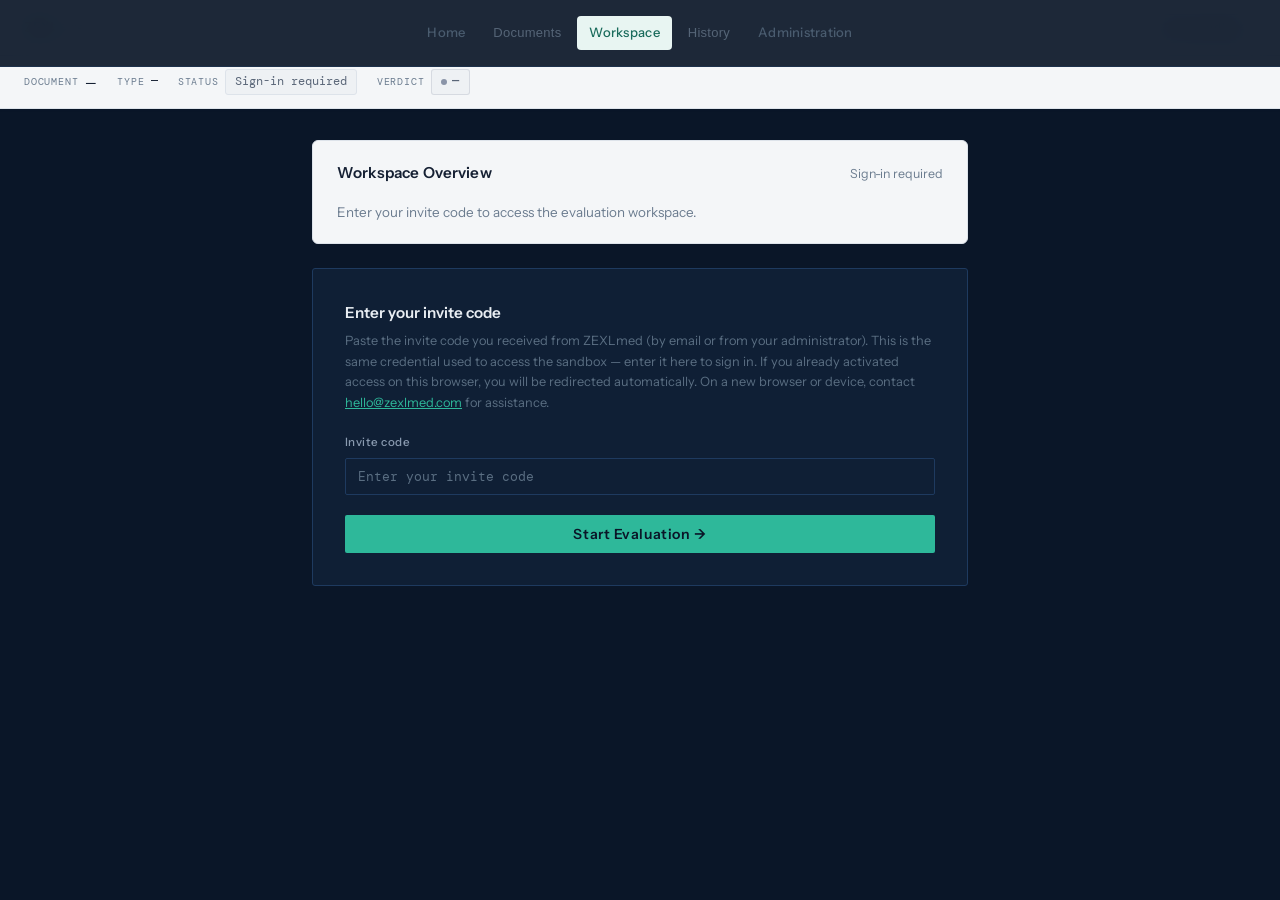
<file: app.html>
<!DOCTYPE html>
<html lang="en">
<head>
<meta charset="UTF-8">
<meta name="viewport" content="width=device-width, initial-scale=1.0">
<title>ZEXLmed — Audit Sandbox</title>
<link rel="preconnect" href="https://fonts.googleapis.com">
<link href="https://fonts.googleapis.com/css2?family=DM+Serif+Display:ital@0;1&family=DM+Mono:wght@400;500&family=Instrument+Sans:wght@400;500;600&display=swap" rel="stylesheet">
<link rel="stylesheet" href="/static/workspace-shell.css">
<style>
*,*::before,*::after{box-sizing:border-box;margin:0;padding:0}
:root{
  --navy:#0a1628;
  --navy-mid:#112240;
  --navy-light:#1e3a5f;
  --steel:#2a4a6b;
  --accent:#2eb89a;
  --accent-dim:#25967e;
  --accent-glow:rgba(46,184,154,0.10);
  --text-primary:#e8edf2;
  --text-secondary:#8a9bb0;
  --text-muted:#5a6e82;
  --border:#1e3a5f;
  --border-accent:rgba(46,184,154,0.28);
  --card-bg:#0f1f35;
  --serif:'DM Serif Display',Georgia,serif;
  --mono:'DM Mono',monospace;
  --sans:'Instrument Sans',sans-serif;
}
html{scroll-behavior:smooth}
body{background:var(--navy);color:var(--text-primary);font-family:var(--sans);font-size:16px;line-height:1.6;min-height:100vh}

nav{position:fixed;top:0;left:0;right:0;z-index:100;display:flex;align-items:center;justify-content:space-between;padding:1rem 3rem;background:rgba(10,22,40,0.92);backdrop-filter:blur(12px);border-bottom:1px solid rgba(30,58,95,0.5)}
.nav-logo{font-family:var(--mono);font-size:1rem;font-weight:500;color:var(--accent);letter-spacing:0.05em}
.nav-logo span{color:var(--text-secondary);font-weight:400}
.nav-links{display:flex;align-items:center;gap:2rem}
.nav-links a{color:var(--text-secondary);text-decoration:none;font-size:0.875rem;font-weight:500;letter-spacing:0.03em;transition:color 0.2s}
.nav-links a:hover{color:var(--text-primary)}
.nav-cta{background:transparent;border:1px solid var(--border-accent);color:var(--accent);padding:0.45rem 1.1rem;border-radius:4px;font-family:var(--sans);font-size:0.875rem;font-weight:600;cursor:pointer;letter-spacing:0.04em;transition:all 0.2s;text-decoration:none}
.nav-cta:hover{background:var(--accent-glow)}

.status-dot{width:7px;height:7px;border-radius:50%;background:var(--accent);animation:pulse 2.5s infinite}
@keyframes pulse{0%,100%{opacity:1}50%{opacity:0.35}}

.form-title{font-size:0.95rem;font-weight:600;color:var(--text-primary);margin-bottom:0.35rem}
.form-sub{font-size:0.8rem;color:var(--text-muted);margin-bottom:1.5rem;line-height:1.6}
.field{margin-bottom:1rem}
.field label{display:block;font-size:0.72rem;font-weight:500;color:var(--text-secondary);margin-bottom:0.4rem;letter-spacing:0.04em}
.field input{width:100%;background:var(--card-bg);border:1px solid var(--border);border-radius:2px;padding:0.55rem 0.75rem;font-family:var(--mono);font-size:0.82rem;color:var(--text-primary);outline:none;transition:border-color 0.2s}
.field input:focus{border-color:var(--border-accent)}
.field input::placeholder{color:var(--text-muted)}
.btn-form{width:100%;background:var(--accent);color:var(--navy);padding:0.65rem;border:none;border-radius:2px;font-family:var(--sans);font-size:0.875rem;font-weight:600;cursor:pointer;letter-spacing:0.04em;transition:background 0.2s;margin-top:0.25rem}
.btn-form:hover{background:#35cead}
.btn-form:disabled{opacity:0.6;cursor:not-allowed}
.btn-secondary{background:transparent;border:1px solid var(--border);color:var(--text-secondary);padding:0.75rem 1.75rem;border-radius:4px;font-family:var(--sans);font-size:0.9rem;font-weight:500;cursor:pointer;letter-spacing:0.04em;transition:all 0.2s;text-decoration:none;display:inline-block}
.btn-secondary:hover{border-color:var(--text-muted);color:var(--text-primary)}
.result-actions{display:flex;flex-wrap:wrap;gap:0.75rem;margin-top:1.5rem;align-items:center}
.btn-expert-review{background:var(--accent);color:var(--navy);border:none;padding:0.75rem 1.75rem;border-radius:4px;font-family:var(--sans);font-size:0.9rem;font-weight:600;cursor:pointer;letter-spacing:0.04em;transition:background 0.2s}
.btn-expert-review:hover{background:#35cead}
.eval-spinner {
  width: 48px; height: 48px;
  border-radius: 50%;
  margin: 0 auto;
  background: transparent;
  border: 5px solid transparent;
  border-top-color: var(--accent);
  border-right-color: var(--accent);
  animation: spin 0.75s cubic-bezier(0.4, 0, 0.2, 1) infinite;
  box-shadow: 0 0 12px rgba(42, 212, 187, 0.35);
}
@keyframes spin {
  0%   { transform: rotate(0deg); }
  100% { transform: rotate(360deg); }
}
.eval-pulse {
  display: flex;
  justify-content: center;
  gap: 6px;
  margin-top: 1rem;
}
.eval-pulse span {
  width: 7px; height: 7px;
  border-radius: 50%;
  background: var(--accent);
  animation: evalPulse 1.2s ease-in-out infinite;
  opacity: 0.3;
}
.eval-pulse span:nth-child(2) { animation-delay: 0.2s; }
.eval-pulse span:nth-child(3) { animation-delay: 0.4s; }
@keyframes evalPulse {
  0%, 100% { opacity: 0.3; transform: scale(0.85); }
  50%       { opacity: 1;   transform: scale(1.15); }
}

.app-wrap { max-width: 720px; margin: 0 auto; padding: 2rem 2rem 4rem; }

.beta-badge {
  display: inline-flex; align-items: center; gap: 0.4rem;
  font-family: var(--mono); font-size: 0.65rem; letter-spacing: 0.12em;
  background: rgba(46,184,154,0.08); color: var(--accent);
  border: 1px solid var(--border-accent);
  padding: 0.2rem 0.65rem; border-radius: 2px;
  margin-bottom: 1.5rem;
}

.state-card {
  background: var(--card-bg); border: 1px solid var(--border);
  border-radius: 3px; padding: 2rem;
}

.dropzone {
  border: 1px dashed var(--border); border-radius: 3px;
  padding: 2.5rem; text-align: center; cursor: pointer;
  transition: border-color 0.2s; margin-bottom: 1rem;
  font-size: 0.85rem; color: var(--text-muted);
}
.dropzone:hover, .dropzone.dragover { border-color: var(--accent); color: var(--text-secondary); }
.dropzone .filename { color: var(--accent); font-family: var(--mono); font-size: 0.82rem; margin-top: 0.5rem; }

.how-to-read {
  border-left: 3px solid var(--accent); background: var(--card-bg);
  padding: 1.25rem 1.5rem; margin-bottom: 1.5rem; border-radius: 0 3px 3px 0;
}
.how-to-read .htr-label {
  font-family: var(--mono); font-size: 0.63rem; color: var(--accent);
  letter-spacing: 0.12em; text-transform: uppercase; margin-bottom: 0.75rem;
}
.how-to-read ol { list-style: none; display: flex; flex-direction: column; gap: 0.35rem; }
.how-to-read ol li { font-size: 0.83rem; color: var(--text-secondary); }
.how-to-read ol li strong { color: var(--text-primary); }
.how-to-read .htr-footer {
  font-size: 0.73rem; color: var(--text-muted);
  margin-top: 0.75rem; line-height: 1.55;
}

.result-block {
  background: var(--card-bg); border: 1px solid var(--border);
  border-radius: 3px; padding: 1.5rem; margin-bottom: 1rem;
}
.block-label {
  font-family: var(--mono); font-size: 0.63rem; color: var(--accent);
  letter-spacing: 0.12em; text-transform: uppercase; margin-bottom: 1rem;
}

.verdict-badge {
  font-family: var(--mono); font-size: 0.8rem; font-weight: 500;
  letter-spacing: 0.07em; padding: 0.35rem 0.9rem;
  border-radius: 2px; display: inline-block; margin-bottom: 0.75rem;
}
.v-COMPLIANT        { background:rgba(46,184,154,0.1);  color:var(--accent); border:1px solid rgba(46,184,154,0.22); }
.v-MINOR_GAP        { background:rgba(210,160,20,0.1);  color:#c49a18;       border:1px solid rgba(210,160,20,0.2); }
.v-NOT_COMPLIANT    { background:rgba(230,100,60,0.1);  color:#d46840;       border:1px solid rgba(230,100,60,0.2); }
.v-CRITICAL_FINDING { background:rgba(210,50,50,0.1);   color:#cc4444;       border:1px solid rgba(210,50,50,0.2); }
.v-UNABLE_TO_ASSESS { background:rgba(120,130,150,0.1); color:#8a94a8;       border:1px solid rgba(120,130,150,0.22); }

.escalation-box {
  background: rgba(210,50,50,0.08); border: 1px solid rgba(210,50,50,0.25);
  padding: 0.75rem 1rem; border-radius: 2px; margin-top: 0.75rem;
  font-family: var(--mono); font-size: 0.78rem; color: #cc4444;
}

.evidence-list { list-style: none; display: flex; flex-direction: column; gap: 0.35rem; margin-top: 0.5rem; }
.evidence-list li {
  font-family: var(--mono); font-size: 0.76rem; color: var(--text-secondary);
  padding-left: 1rem; position: relative;
}
.evidence-list li::before { content: '·'; position: absolute; left: 0; color: var(--accent); }

.engine-rec {
  font-family: var(--mono); font-size: 0.78rem; color: var(--text-secondary);
  background: var(--navy); border: 1px solid var(--border);
  padding: 0.75rem 1rem; border-radius: 2px; margin-top: 0.75rem;
}
.engine-rec .rec-label {
  font-size: 0.63rem; color: var(--text-muted);
  letter-spacing: 0.08em; text-transform: uppercase; margin-bottom: 0.4rem;
}

.comprehension {
  border-top: 1px solid var(--border);
  padding: 1.5rem 0; margin-top: 2rem;
}
.comp-q { font-size: 0.85rem; color: var(--text-secondary); margin-bottom: 0.75rem; }
.comp-buttons { display: flex; gap: 0.75rem; flex-wrap: wrap; }
.comp-btn {
  background: transparent; border: 1px solid var(--border);
  color: var(--text-secondary); padding: 0.45rem 1rem;
  border-radius: 2px; font-family: var(--sans); font-size: 0.8rem;
  cursor: pointer; transition: all 0.2s;
}
.comp-btn:hover { border-color: var(--accent); color: var(--accent); }
.comp-thanks { font-size: 0.82rem; color: var(--text-muted); font-family: var(--mono); }

.result-meta {
  font-family: var(--mono); font-size: 0.68rem; color: var(--text-muted);
  margin-top: 1.5rem; display: flex; gap: 1.5rem; flex-wrap: wrap;
}
.meta-filename {
  font-weight: 600;
  color: var(--text-primary);
  font-family: var(--mono);
  font-size: 0.85rem;
  word-break: break-all;
}

.job-panel {
  margin-top: 1rem; padding: 1rem 1.1rem;
  background: var(--navy); border: 1px solid var(--border); border-radius: 2px;
  text-align: center;
}
.job-panel .job-msg {
  font-family: var(--mono); font-size: 0.78rem; color: var(--text-muted); margin-top: 0.75rem;
}
.job-panel .job-elapsed { color: var(--accent); }

.llm-finding {
  border-top: 1px solid var(--border); padding-top: 1rem; margin-top: 1rem;
}
.llm-finding:first-child { border-top: none; padding-top: 0; margin-top: 0; }
.llm-finding-head {
  display: flex; flex-wrap: wrap; align-items: center; gap: 0.5rem; margin-bottom: 0.65rem;
}
.llm-finding-id { font-family: var(--mono); font-size: 0.72rem; color: var(--accent); }
.llm-field { margin-bottom: 0.55rem; }
.llm-field-label {
  font-family: var(--mono); font-size: 0.6rem; color: var(--text-muted);
  letter-spacing: 0.08em; text-transform: uppercase; margin-bottom: 0.2rem;
}
.llm-field-body { font-size: 0.84rem; color: var(--text-secondary); line-height: 1.65; }

.redraft-disclaimer {
  margin-top: 1rem; padding: 0.85rem 1rem;
  background: rgba(210,160,20,0.08); border: 1px solid rgba(210,160,20,0.25);
  border-radius: 2px; font-size: 0.8rem; color: #c49a18; line-height: 1.6;
}
.redraft-text {
  font-size: 0.85rem; color: var(--text-primary); line-height: 1.7;
  background: var(--navy); border: 1px solid var(--border);
  padding: 0.85rem 1rem; border-radius: 2px; margin-top: 0.5rem;
  white-space: pre-wrap;
}

.job-error {
  margin-top: 1rem; padding: 0.75rem 1rem;
  background: rgba(210,50,50,0.08); border: 1px solid rgba(210,50,50,0.25);
  border-radius: 2px; font-family: var(--mono); font-size: 0.78rem; color: #cc4444;
}

.result-actions-inline { display: flex; flex-wrap: wrap; gap: 0.75rem; margin-top: 0; margin-bottom: 0.5rem; }
.btn-action-secondary {
  background: transparent; border: 1px solid var(--border); color: var(--text-secondary);
  padding: 0.55rem 1.1rem; border-radius: 2px; font-family: var(--sans); font-size: 0.82rem;
  font-weight: 500; cursor: pointer; letter-spacing: 0.03em; transition: all 0.2s;
}
.btn-action-secondary:hover { border-color: var(--accent); color: var(--accent); }
.btn-action-secondary:disabled { opacity: 0.5; cursor: not-allowed; }

@media print {
  nav, .no-print, #app-toast, .modal-overlay, .comprehension, #result-area, .zws-shell, .zws-overview { display: none !important; }
  body.zws-shell-active { padding-top: 0 !important; }
  body { background: #fff; color: #111; font-size: 11pt; }
  .app-wrap { padding-top: 0; max-width: 100%; }
  .result-block, .how-to-read {
    background: #fff; border: 1px solid #ccc; break-inside: avoid; page-break-inside: avoid;
  }
  .block-label, .verdict-badge, .llm-finding-id { color: #111 !important; }
  .v-COMPLIANT, .v-MINOR_GAP, .v-NOT_COMPLIANT, .v-CRITICAL_FINDING {
    border: 1px solid #333 !important; color: #111 !important; background: #f5f5f5 !important;
  }
  .redraft-disclaimer { border: 1px solid #996; color: #553; background: #fff8e6; }
}

#app-toast {
  position: fixed; bottom: 2rem; right: 2rem;
  padding: 0.75rem 1.25rem; border-radius: 4px;
  font-family: var(--mono); font-size: 0.78rem; font-weight: 500;
  opacity: 0; transform: translateY(8px); transition: all 0.3s;
  pointer-events: none; z-index: 200;
}
#app-toast.show { opacity: 1; transform: translateY(0); }

.hidden { display: none !important; }

.modal-overlay {
  position: fixed; inset: 0; z-index: 300;
  background: rgba(10,22,40,0.85); backdrop-filter: blur(4px);
  display: flex; align-items: center; justify-content: center;
  padding: 1.5rem;
}
.modal-box {
  background: var(--card-bg); border: 1px solid var(--border-accent);
  border-radius: 3px; padding: 2rem; max-width: 480px; width: 100%;
}
.modal-title {
  font-family: var(--mono); font-size: 0.68rem; color: var(--accent);
  letter-spacing: 0.12em; text-transform: uppercase; margin-bottom: 1.25rem;
}
.modal-list {
  list-style: none; display: flex; flex-direction: column; gap: 0.6rem;
  margin-bottom: 1.5rem;
}
.modal-list li {
  font-size: 0.83rem; color: var(--text-secondary);
  padding-left: 1rem; position: relative; line-height: 1.6;
}
.modal-list li::before { content: '·'; position: absolute; left: 0; color: var(--accent); }
.modal-confirm {
  width: 100%; background: var(--accent); color: var(--navy);
  padding: 0.65rem; border: none; border-radius: 2px;
  font-family: var(--sans); font-size: 0.875rem; font-weight: 600;
  cursor: pointer; letter-spacing: 0.04em; transition: background 0.2s;
}
.modal-confirm:hover { background: #35cead; }

@media(max-width:768px){
  nav{padding:1rem 1.5rem}
  .app-wrap{padding-left:1.5rem;padding-right:1.5rem}
  .nav-links{display:none}
}
</style>
</head>
<body>

<div id="zws-mount"></div>

<div class="app-wrap">

  <div id="workspace-overview-mount"></div>

  <div id="state-auth">
    <div class="state-card">
      <div class="form-title">Enter your invite code</div>
      <div class="form-sub" style="margin-bottom:1.25rem">
        Paste the invite code you received from ZEXLmed (by email or from your administrator).
        This is the same credential used to access the sandbox — enter it here to sign in.
        If you already activated access on this browser, you will be redirected automatically.
        On a new browser or device, contact
        <a href="mailto:hello@zexlmed.com" style="color:var(--accent)">hello@zexlmed.com</a> for assistance.
      </div>
      <div class="field">
        <label>Invite code</label>
        <input type="text" id="auth-key-input" placeholder="Enter your invite code" autocomplete="off">
      </div>
      <button class="btn-form" onclick="submitAuth()">Start Evaluation →</button>
    </div>
  </div>

  <div id="state-upload" class="hidden">
    <div class="beta-badge" onclick="openBetaModal()" style="cursor:pointer">
      <span class="status-dot"></span>CLOSED BETA — AUDIT SANDBOX ⓘ
    </div>
    <div class="state-card">
      <div class="form-title" style="margin-bottom:0.35rem">Upload QMS Document</div>
      <div class="form-sub" style="margin-bottom:1.25rem">
        Submit one .docx or .pdf QMS document at a time for clause-level evaluation against ISO 13485:2016 / FDA QMSR.
      </div>
      <div class="dropzone" id="dropzone" onclick="document.getElementById('file-input').click()">
        <div>Drop .docx or .pdf file here or click to select</div>
        <div class="filename hidden" id="filename-display"></div>
      </div>
      <input type="file" id="file-input" accept=".docx,.pdf" class="hidden">
      <button class="btn-form" id="eval-btn" onclick="runEvaluation()">Evaluate Document →</button>
    </div>
  </div>

  <div id="state-result" class="hidden">

    <div id="eval-loading-panel" class="job-panel hidden">
      <div class="eval-spinner"></div>
      <div class="eval-pulse"><span></span><span></span><span></span></div>
      <div class="job-msg">Analyzing document against ISO 13485:2016 clauses…</div>
      <div class="job-msg job-elapsed" id="eval-elapsed">0s elapsed</div>
    </div>

    <div id="eval-result-content">

    <div id="workspace-findings-mount" class="no-print"></div>

    <div id="workspace-llm-mount" class="no-print"></div>

    <div id="printable-report">

    <div class="how-to-read">
      <div class="htr-label">How to read this result</div>
      <ol>
        <li><strong>① DECISION</strong> — The overall compliance verdict</li>
        <li><strong>② WHY</strong> — The regulatory basis for this finding</li>
        <li><strong>③ WHAT TO DO</strong> — Required actions and next steps</li>
      </ol>
      <div class="htr-footer">
        Expert review is required. This result supports audit preparation — it is not a compliance determination.
      </div>
    </div>

    <div class="result-block">
      <div class="block-label">① Decision</div>
      <div id="res-verdict-badge" class="verdict-badge"></div>
      <div id="res-risk" style="font-size:0.8rem;color:var(--text-muted);font-family:var(--mono);margin-bottom:0.75rem"></div>
      <div id="res-escalation" class="escalation-box hidden">
        ⚠ Human escalation required. Do not defer QA management review.
      </div>
      <div id="res-explanation" style="font-size:0.92rem;color:var(--text-secondary);margin-top:0.75rem;line-height:1.75"></div>
    </div>

    <div class="result-block">
      <div class="block-label">② Why — Regulatory Basis</div>
      <div id="res-basis" style="font-size:0.85rem;color:var(--text-secondary);line-height:1.75;margin-bottom:1rem"></div>
      <div style="font-family:var(--mono);font-size:0.63rem;color:var(--text-muted);letter-spacing:0.08em;text-transform:uppercase;margin-bottom:0.5rem">Evidence Signals</div>
      <ul id="res-evidence" class="evidence-list"></ul>
    </div>

    <div class="result-block">
      <div class="block-label">③ What to Do</div>
      <div id="res-action-fixed" style="font-size:0.92rem;color:var(--text-primary);line-height:1.75;margin-bottom:0.5rem"></div>
      <div class="engine-rec">
        <div class="rec-label">Engine Recommendation</div>
        <div id="res-action-engine"></div>
      </div>
    </div>

    <div id="llm-workflow" class="result-block hidden">
      <div class="block-label">④ LLM Analysis</div>
      <p style="font-size:0.82rem;color:var(--text-muted);margin-bottom:1rem;line-height:1.6">
        Generate clause-level explanations and suggested redrafts for findings. This may take up to a minute.
      </p>
      <div class="result-actions-inline no-print">
        <button type="button" id="explain-btn" class="btn-action-secondary" onclick="startExplanation()">Explain findings →</button>
        <button type="button" id="redraft-btn" class="btn-action-secondary" onclick="startRedraft()">Generate redraft →</button>
      </div>
      <div id="explain-job-panel" class="job-panel hidden">
        <div class="eval-spinner"></div>
        <div class="eval-pulse"><span></span><span></span><span></span></div>
        <div class="job-msg">Generating explanation…</div>
        <div class="job-msg job-elapsed">0s elapsed</div>
      </div>
      <div id="explain-error" class="job-error hidden"></div>
      <div id="explain-results" class="hidden"></div>
      <div id="redraft-job-panel" class="job-panel hidden">
        <div class="eval-spinner"></div>
        <div class="eval-pulse"><span></span><span></span><span></span></div>
        <div class="job-msg">Generating redraft…</div>
        <div class="job-msg job-elapsed">0s elapsed</div>
      </div>
      <div id="redraft-error" class="job-error hidden"></div>
      <div id="redraft-results" class="hidden"></div>
    </div>

    <div class="comprehension">
      <div class="comp-q">Was this result clear to you?</div>
      <div class="comp-buttons" id="comp-buttons">
        <button class="comp-btn" onclick="sendFeedback('yes')">Yes, I understand it</button>
        <button class="comp-btn" onclick="sendFeedback('somewhat')">Somewhat — I had questions</button>
        <button class="comp-btn" onclick="sendFeedback('no')">No, I could not follow it</button>
      </div>
      <div class="comp-thanks hidden" id="comp-thanks">Thank you. Your feedback helps us improve result clarity.</div>
    </div>

    <div class="result-meta" id="res-meta"></div>

    </div><!-- /printable-report -->

    <div class="result-actions no-print">
      <button type="button" class="btn-form" onclick="resetToUpload()">← Evaluate another document</button>
      <button type="button" id="expert-review-btn" class="btn-secondary hidden">Request Expert Review →</button>
      <button type="button" class="btn-action-secondary" onclick="downloadReportJson()">Download JSON</button>
      <button type="button" class="btn-action-secondary" onclick="printReport()">Print</button>
    </div>

    </div><!-- /eval-result-content -->

  </div>

</div>

<div class="modal-overlay hidden" id="beta-modal">
  <div class="modal-box">
    <div class="modal-title">Beta Software Notice</div>
    <ul class="modal-list">
      <li>Assessment results are for audit preparation reference only</li>
      <li>Not a substitute for qualified regulatory counsel</li>
      <li>All 21 tracked ISO 13485:2016 clauses implemented; validation maturity varies — design and production controls are an Expert Beta review focus</li>
      <li>Clauses not assessed for your document type will not generate findings</li>
      <li>Results require human QA/RA review before any compliance action</li>
    </ul>
    <button class="modal-confirm" onclick="closeBetaModal()">I understand — Continue</button>
  </div>
</div>

<div id="app-toast"></div>

<script src="/static/workspace-shell.js"></script>
<script>
function exitSandbox(e) {
  e.preventDefault();
  localStorage.removeItem('zexl_api_key');
  localStorage.removeItem('zexl_invite_code');
  window.location.href = '/#why';
}

const API_BASE = 'https://zexl-med-core-production.up.railway.app';

const FIXED_ACTIONS = {
  COMPLIANT:        'No immediate action required. Maintain current documentation standards and verify at next audit cycle.',
  MINOR_GAP:        'Review identified documentation gaps. Address before next scheduled audit. No immediate escalation required.',
  NOT_COMPLIANT:    'Initiate corrective action. Document a remediation plan with target dates and assign ownership.',
  CRITICAL_FINDING: 'Immediate review required. Escalate to QA management now. Do not defer. Initiate CAPA if not already in progress.',
  UNABLE_TO_ASSESS:   'Route this document to qualified human / QA review. No automated compliance determination was made.'
};

let apiKey = '';
let currentReportId = '';
let currentReportData = null;
let expertReviewUrl = null;
let expertReviewAvailable = false;
let explanationResult = null;
let redraftResult = null;

const EXPLAIN_RELEVANT = ['NOT_COMPLIANT', 'MINOR_GAP', 'CRITICAL_FINDING'];
const REDRAFT_RELEVANT = ['NOT_COMPLIANT', 'MINOR_GAP'];

function syncWorkspaceForAuth() {
  WorkspaceShell.setContext({
    documentName: null,
    documentType: null,
    evaluationStatus: 'auth',
    verdict: null
  });
  WorkspaceShell.showOverviewMode('auth');
}

function syncWorkspaceForUpload() {
  WorkspaceShell.setContext({
    documentName: selectedFile ? selectedFile.name : null,
    documentType: null,
    evaluationStatus: selectedFile ? 'ready' : 'idle',
    verdict: null
  });
  WorkspaceShell.showOverviewMode('upload');
}

function syncWorkspaceForEvaluating() {
  WorkspaceShell.setContext({
    documentName: selectedFile ? selectedFile.name : null,
    documentType: null,
    evaluationStatus: 'evaluating',
    verdict: null
  });
  WorkspaceShell.showOverviewMode('evaluating');
}

function syncWorkspaceForResult(d) {
  const docType = WorkspaceShell.parseDocumentTypeFromReport(d);
  WorkspaceShell.setContext({
    documentName: (d.audit_metadata && d.audit_metadata.file_name) || (selectedFile && selectedFile.name) || null,
    documentType: docType,
    evaluationStatus: 'complete',
    verdict: d.decision,
    documentRisk: (d.report && d.report.risk) || null
  });
  const showExplain = EXPLAIN_RELEVANT.includes(d.decision);
  const showRedraft = REDRAFT_RELEVANT.includes(d.decision);
  const hasExpert = !!(d.expert_review_url);
  const sourceContext = (d.evidence_trace && d.evidence_trace.length)
    ? d.evidence_trace.slice(0, 5).join('\n')
    : ((d.report && d.report.basis) || '');
  WorkspaceShell.enableLlmForResult({
    showExplain: showExplain,
    showRedraft: showRedraft,
    documentRisk: (d.report && d.report.risk) || null,
    sourceContext: sourceContext
  });
  WorkspaceShell.setExpertReview({
    url: d.expert_review_url || null,
    available: d.expert_review_available === true
  });
  WorkspaceShell.renderOverviewResult({
    decision: d.decision,
    explanation: d.explanation,
    report: d.report,
    review_status: d.review_status,
    nextActionFixed: FIXED_ACTIONS[d.decision] || '',
    showExplain: showExplain,
    showRedraft: showRedraft,
    showExpert: hasExpert,
    expertLabel: d.expert_review_available ? 'Open Expert Review' : 'Request Expert Review'
  });
  loadWorkspaceFindings(d.report_id);
}

async function loadWorkspaceFindings(reportId) {
  if (!reportId || typeof WorkspaceShell === 'undefined') return;
  WorkspaceShell.setFindingsState({ status: 'loading', error: null });
  try {
    const r = await fetch(API_BASE + '/report/' + encodeURIComponent(reportId) + '/findings', {
      headers: { 'X-API-Key': apiKey }
    });
    if (!r.ok) {
      let detail = 'Could not load findings (HTTP ' + r.status + ').';
      try {
        const errBody = await r.json();
        if (errBody && errBody.detail) detail = String(errBody.detail);
      } catch (_e) { /* keep default */ }
      WorkspaceShell.setFindingsState({ status: 'failed', error: detail });
      return;
    }
    const body = await r.json();
    WorkspaceShell.setFindingsData(body);
  } catch (_e) {
    WorkspaceShell.setFindingsState({
      status: 'failed',
      error: 'Could not load findings. Check your connection and try again.'
    });
  }
}

let _findingsRefreshTimer = null;
let _expertReviewOpened = false;

function refreshFindingsAfterExpertReturn() {
  if (!currentReportId || !_expertReviewOpened) return;
  if (_findingsRefreshTimer) clearTimeout(_findingsRefreshTimer);
  _findingsRefreshTimer = setTimeout(function() {
    _expertReviewOpened = false;
    loadWorkspaceFindings(currentReportId);
  }, 400);
}

function copyRedraftText(text) {
  if (!text) return;
  if (navigator.clipboard && navigator.clipboard.writeText) {
    navigator.clipboard.writeText(text).then(function() {
      showToast('Redraft copied to clipboard', true);
    }).catch(function() {
      showToast('Could not copy to clipboard', false);
    });
  } else {
    showToast('Clipboard not available in this browser', false);
  }
}

window.addEventListener('DOMContentLoaded', () => {
  WorkspaceShell.init({
    mountId: 'zws-mount',
    overviewId: 'workspace-overview-mount',
    findingsId: 'workspace-findings-mount',
    llmId: 'workspace-llm-mount',
    activeNav: 'workspace',
    onExitSandbox: exitSandbox,
    onPlaceholderNav: function(msg) { showToast(msg, false); },
    onExplainRequest: function() { startExplanation(); },
    onRedraftRequest: function() { startRedraft(); },
    onCopyRedraft: function(text) { copyRedraftText(text); },
    onDownloadRedraft: function() { downloadReportJson(); },
    onExpertReview: function(url) {
      if (url) {
        _expertReviewOpened = true;
        window.open(url, '_blank');
      }
    },
    onExpertReviewInfo: function() { openExpertReviewInfo(); }
  });
  window.addEventListener('visibilitychange', function() {
    if (document.visibilityState === 'visible' && currentReportId) {
      refreshFindingsAfterExpertReturn();
    }
  });
  window.addEventListener('focus', function() {
    if (currentReportId) refreshFindingsAfterExpertReturn();
  });
  const stored = localStorage.getItem('zexl_api_key');
  if (stored) {
    apiKey = stored;
    showState('upload');
  } else {
    showState('auth');
  }
  const dz = document.getElementById('dropzone');
  dz.addEventListener('dragover', e => { e.preventDefault(); dz.classList.add('dragover'); });
  dz.addEventListener('dragleave', () => dz.classList.remove('dragover'));
  dz.addEventListener('drop', e => {
    e.preventDefault(); dz.classList.remove('dragover');
    const f = e.dataTransfer.files[0];
    if (f) setFile(f);
  });
  document.getElementById('file-input').addEventListener('change', e => {
    if (e.target.files[0]) setFile(e.target.files[0]);
  });
});

function showState(s) {
  ['auth','upload','result'].forEach(id => {
    document.getElementById('state-' + id).classList.toggle('hidden', id !== s);
  });
  if (s === 'auth') syncWorkspaceForAuth();
  else if (s === 'upload') syncWorkspaceForUpload();
}

function submitAuth() {
  const v = document.getElementById('auth-key-input').value.trim();
  if (!v) { showToast('Enter your invite code', false); return; }
  apiKey = v;
  localStorage.setItem('zexl_api_key', v);
  showState('upload');
}

let selectedFile = null;

function isSupportedUploadFile(name) {
  const lower = (name || '').toLowerCase();
  return lower.endsWith('.docx') || lower.endsWith('.pdf');
}

function setFile(f) {
  if (!isSupportedUploadFile(f.name)) {
    showToast('Only .docx and .pdf files are supported.', false);
    return;
  }
  selectedFile = f;
  const fd = document.getElementById('filename-display');
  fd.textContent = f.name;
  fd.classList.remove('hidden');
  syncWorkspaceForUpload();
}

function apiErrorDetail(d, fallback) {
  if (!d || d.detail == null) return fallback;
  if (typeof d.detail === 'string') return d.detail;
  if (Array.isArray(d.detail)) {
    return d.detail.map(function(e) { return e.msg || e.message || String(e); }).join(' ');
  }
  return fallback;
}

async function runEvaluation() {
  if (!selectedFile) { showToast('Please select a .docx or .pdf file first.', false); return; }
  const btn = document.getElementById('eval-btn');
  btn.textContent = 'Evaluating...';
  btn.disabled = true;
  document.getElementById('eval-result-content').classList.add('hidden');
  const loadingPanel = document.getElementById('eval-loading-panel');
  const elapsedEl = document.getElementById('eval-elapsed');
  loadingPanel.classList.remove('hidden');
  const evalStarted = Date.now();
  const elapsedTimer = setInterval(function() {
    if (elapsedEl) elapsedEl.textContent = Math.floor((Date.now() - evalStarted) / 1000) + 's elapsed';
  }, 1000);
  showState('result');
  syncWorkspaceForEvaluating();
  const fd = new FormData();
  fd.append('file', selectedFile);
  try {
    const r = await fetch(API_BASE + '/evaluate', {
      method: 'POST',
      headers: { 'X-API-Key': apiKey },
      body: fd
    });
    const d = await r.json();
    if (!r.ok) {
      if (r.status === 429) {
        var limitMsg = document.getElementById('limit-msg');
        if (!limitMsg) {
          limitMsg = document.createElement('div');
          limitMsg.id = 'limit-msg';
          limitMsg.style.cssText = 'margin-top:16px;padding:12px 16px;background:var(--border-accent);border-radius:6px;color:var(--text-main);font-size:0.9rem;';
          document.getElementById('dropzone').after(limitMsg);
        }
        limitMsg.textContent = d.detail || 'Beta usage limit reached. Contact hello@zexlmed.com for extended access.';
        limitMsg.style.display = 'block';
      } else if (r.status === 422) {
        showToast(
          apiErrorDetail(d, 'This document could not be processed. Please try a different file.'),
          false
        );
      } else {
      const msgs = {
        400: 'Only .docx and .pdf files are supported.',
        401: 'Invalid or expired invite code. Please request a new invite at hello@zexlmed.com',
        413: 'File too large. Maximum 10MB.',
        500: 'Evaluation failed. Please try again or contact hello@zexlmed.com'
      };
      showToast(msgs[r.status] || 'Unexpected error. Please try again.', false);
      }
      loadingPanel.classList.add('hidden');
      document.getElementById('eval-result-content').classList.add('hidden');
      showState('upload');
    } else {
      loadingPanel.classList.add('hidden');
      document.getElementById('eval-result-content').classList.remove('hidden');
      renderResult(d);
      showState('result');
      syncWorkspaceForResult(d);
    }
  } catch(e) {
    showToast('Connection error. Please check your connection and try again.', false);
    loadingPanel.classList.add('hidden');
    document.getElementById('eval-result-content').classList.add('hidden');
    showState('upload');
  } finally {
    clearInterval(elapsedTimer);
  }
  btn.textContent = 'Evaluate Document →';
  btn.disabled = false;
}

function renderResult(d) {
  currentReportId = d.report_id;
  currentReportData = d;
  explanationResult = null;
  redraftResult = null;

  const badge = document.getElementById('res-verdict-badge');
  badge.textContent = d.decision;
  badge.className = 'verdict-badge v-' + d.decision;

  const risk = document.getElementById('res-risk');
  risk.textContent = d.report.risk ? 'Risk: ' + d.report.risk : '';

  document.getElementById('res-escalation').classList.toggle('hidden', d.review_status !== 'YES');
  document.getElementById('res-explanation').textContent = d.explanation;

  document.getElementById('res-basis').textContent = d.report.basis;
  const evList = document.getElementById('res-evidence');
  evList.innerHTML = '';
  (d.evidence_trace || []).slice(0, 3).forEach(ev => {
    const li = document.createElement('li');
    li.textContent = ev;
    evList.appendChild(li);
  });

  document.getElementById('res-action-fixed').textContent = FIXED_ACTIONS[d.decision] || '';
  document.getElementById('res-action-engine').textContent = d.report.required_action;

  document.getElementById('comp-buttons').classList.remove('hidden');
  document.getElementById('comp-thanks').classList.add('hidden');

  const m = d.audit_metadata;
  let metaHTML = `<span class="meta-filename">${m.file_name}</span>
    <span>${m.evaluated_at.slice(0,19).replace('T',' ')} UTC</span>
    <span>engine: ${m.engine_version}</span>`;
  if (d.coverage_note) metaHTML += `<span style="color:var(--text-muted)">${d.coverage_note}</span>`;
  document.getElementById('res-meta').innerHTML = metaHTML;

  expertReviewUrl = d.expert_review_url || null;
  expertReviewAvailable = d.expert_review_available === true;
  const expertBtn = document.getElementById('expert-review-btn');
  if (expertReviewUrl) {
    expertBtn.classList.remove('hidden');
    expertBtn.textContent = expertReviewAvailable ? 'Open Expert Review →' : 'Request Expert Review →';
    expertBtn.onclick = expertReviewAvailable ? openExpertReview : openExpertReviewInfo;
  } else {
    expertBtn.classList.add('hidden');
  }

  resetLlmPanels();
  const llmBlock = document.getElementById('llm-workflow');
  const showLlm = EXPLAIN_RELEVANT.includes(d.decision) || REDRAFT_RELEVANT.includes(d.decision);
  llmBlock.classList.toggle('hidden', !showLlm);
  document.getElementById('explain-btn').disabled = !EXPLAIN_RELEVANT.includes(d.decision);
  document.getElementById('redraft-btn').disabled = !REDRAFT_RELEVANT.includes(d.decision);
}

function resetLlmPanels() {
  ['explain-job-panel', 'explain-results', 'explain-error', 'redraft-job-panel', 'redraft-results', 'redraft-error'].forEach(function(id) {
    const el = document.getElementById(id);
    el.classList.add('hidden');
    if (id.endsWith('-results')) el.innerHTML = '';
    if (id.endsWith('-error')) el.textContent = '';
  });
  if (currentReportData) {
    document.getElementById('explain-btn').disabled = !EXPLAIN_RELEVANT.includes(currentReportData.decision);
    document.getElementById('redraft-btn').disabled = !REDRAFT_RELEVANT.includes(currentReportData.decision);
  }
}

function clearExplainPanels() {
  ['explain-job-panel', 'explain-results', 'explain-error'].forEach(function(id) {
    const el = document.getElementById(id);
    el.classList.add('hidden');
    if (id.endsWith('-results')) el.innerHTML = '';
    if (id.endsWith('-error')) el.textContent = '';
  });
  explanationResult = null;
}

function clearRedraftPanels() {
  ['redraft-job-panel', 'redraft-results', 'redraft-error'].forEach(function(id) {
    const el = document.getElementById(id);
    el.classList.add('hidden');
    if (id.endsWith('-results')) el.innerHTML = '';
    if (id.endsWith('-error')) el.textContent = '';
  });
  redraftResult = null;
}

var LLM_POLL_INTERVAL_MS = 2500;
var LLM_POLL_MAX_WALL_S = 900;
var LLM_DENSE_NOTICE_AFTER_S = 60;
var LLM_DENSE_PROCESSING_MSG =
  'This document contains a large number of findings. Detailed analysis may take several minutes. Your evaluation results remain available while processing continues.';
var LLM_TEMPORARILY_INCOMPLETE_MSG =
  'This analysis is temporarily incomplete. You can retry when ready. Your evaluation verdict, findings, and evidence remain available.';

async function pollAsyncJob(statusPath, resultPath, panelId, errorId, onSuccess, onWorkspaceProgress) {
  const panel = document.getElementById(panelId);
  const errorEl = document.getElementById(errorId);
  const elapsedEl = panel.querySelector('.job-elapsed');
  errorEl.classList.add('hidden');
  errorEl.textContent = '';
  panel.classList.remove('hidden');
  const start = Date.now();
  const maxIterations = Math.ceil((LLM_POLL_MAX_WALL_S * 1000) / LLM_POLL_INTERVAL_MS);
  for (let i = 0; i < maxIterations; i++) {
    const elapsedSec = Math.floor((Date.now() - start) / 1000);
    if (elapsedEl) elapsedEl.textContent = elapsedSec + 's elapsed';
    const notice = elapsedSec >= LLM_DENSE_NOTICE_AFTER_S ? LLM_DENSE_PROCESSING_MSG : null;
    if (typeof onWorkspaceProgress === 'function') {
      onWorkspaceProgress(elapsedSec, 'loading', notice);
    }
    const sr = await fetch(API_BASE + statusPath, { headers: { 'X-API-Key': apiKey } });
    const st = await sr.json().catch(function() { return {}; });
    if (st.status === 'completed') {
      panel.classList.add('hidden');
      const rr = await fetch(API_BASE + resultPath, { headers: { 'X-API-Key': apiKey } });
      const body = await rr.json().catch(function() { return {}; });
      if (rr.status === 200) {
        onSuccess(body);
        return;
      }
      // Do not surface technical/parser detail — treat as temporarily incomplete.
      errorEl.textContent = LLM_TEMPORARILY_INCOMPLETE_MSG;
      errorEl.classList.remove('hidden');
      if (typeof onWorkspaceProgress === 'function') {
        onWorkspaceProgress(elapsedSec, 'incomplete', LLM_TEMPORARILY_INCOMPLETE_MSG);
      }
      return;
    }
    if (st.status === 'failed') {
      panel.classList.add('hidden');
      // Never expose raw job/parser error text during LLM wait path.
      errorEl.textContent = LLM_TEMPORARILY_INCOMPLETE_MSG;
      errorEl.classList.remove('hidden');
      if (typeof onWorkspaceProgress === 'function') {
        onWorkspaceProgress(elapsedSec, 'incomplete', LLM_TEMPORARILY_INCOMPLETE_MSG);
      }
      return;
    }
    await new Promise(function(r) { setTimeout(r, LLM_POLL_INTERVAL_MS); });
  }
  panel.classList.add('hidden');
  errorEl.textContent = LLM_TEMPORARILY_INCOMPLETE_MSG;
  errorEl.classList.remove('hidden');
  if (typeof onWorkspaceProgress === 'function') {
    onWorkspaceProgress(LLM_POLL_MAX_WALL_S, 'incomplete', LLM_TEMPORARILY_INCOMPLETE_MSG);
  }
}

function renderExplanations(data) {
  explanationResult = data;
  WorkspaceShell.setExplainState({ status: 'completed', data: data, error: null, notice: null });
  const container = document.getElementById('explain-results');
  container.innerHTML = '';
  const items = data.explanations || [];
  if (!items.length) {
    container.innerHTML = '<p style="font-size:0.85rem;color:var(--text-muted)">No explanations were generated for this report.</p>';
    container.classList.remove('hidden');
    return;
  }
  const hasDocumentFallback = items.some(function(item) { return item.scope === 'document'; });
  if (hasDocumentFallback) {
    const note = document.createElement('p');
    note.style.fontSize = '0.85rem';
    note.style.color = 'var(--text-muted)';
    note.style.marginBottom = '0.75rem';
    note.style.lineHeight = '1.6';
    note.textContent = 'No clause-level explanation available. Document-level explanation is shown because no eligible clause findings were generated.';
    container.appendChild(note);
  }
  items.forEach(function(item) {
    const card = document.createElement('div');
    card.className = 'llm-finding';
    const conf = item.E_confidence || {};
    const findingLabel = item.scope === 'document'
      ? 'Document-level'
      : (item.finding_id || 'finding');
    var errorBlock = '';
    if (item.error) {
      errorBlock =
        '<div class="llm-field"><div class="llm-field-label">Explanation unavailable</div>' +
        '<div class="llm-field-body">' + escapeHtml(item.error) + '</div></div>' +
        '<p style="font-size:0.8rem;color:var(--text-muted);margin:0.35rem 0 0.75rem;line-height:1.5">' +
        'Finding verdict and evidence remain unchanged. Use Retry explanation above, or Expert Review.' +
        '</p>';
    }
    card.innerHTML =
      '<div class="llm-finding-head">' +
        '<span class="llm-finding-id">' + escapeHtml(findingLabel) + '</span>' +
        '<span class="verdict-badge v-' + escapeHtml(item.verdict || 'NOT_COMPLIANT') + '">' + escapeHtml(item.verdict || '') + '</span>' +
      '</div>' +
      errorBlock +
      fieldHtml('A — Why', item.A_why) +
      fieldHtml('B — Evidence mapping', item.B_evidence_mapping) +
      fieldHtml('C — Regulatory interpretation', item.C_regulatory_interpretation) +
      fieldHtml('D — Practical recommendation', item.D_practical_recommendation) +
      (conf.confidence_score != null && !item.error
        ? '<div class="llm-field"><div class="llm-field-label">E — Confidence</div><div class="llm-field-body">Score: ' +
          escapeHtml(String(conf.confidence_score)) + ' · Basis: ' + escapeHtml(conf.basis || '') +
          (conf.limitation ? '<br>Limitation: ' + escapeHtml(conf.limitation) : '') + '</div></div>'
        : '');
    container.appendChild(card);
  });
  container.classList.remove('hidden');
}

function fieldHtml(label, value) {
  if (!value) return '';
  return '<div class="llm-field"><div class="llm-field-label">' + escapeHtml(label) +
    '</div><div class="llm-field-body">' + escapeHtml(value) + '</div></div>';
}

function renderRedrafts(data) {
  redraftResult = data;
  WorkspaceShell.setRedraftState({ status: 'completed', data: data, error: null, notice: null });
  const container = document.getElementById('redraft-results');
  container.innerHTML = '';
  const items = data.redrafts || [];
  if (!items.length) {
    let emptyMsg = 'No redrafts were generated for the selected clauses.';
    if (currentReportData && currentReportData.decision === 'UNABLE_TO_ASSESS') {
      emptyMsg = 'No clause-level redrafts were generated. Route this document to qualified human / QA review — no automated clause-level gaps were identified under the current detection rules.';
    } else if (currentReportData && REDRAFT_RELEVANT.includes(currentReportData.decision)) {
      emptyMsg = 'No clause-level redrafts were generated. Redraft targets specific clause gaps; when clause findings are unavailable, refer to the document-level required action above.';
    }
    container.innerHTML = '<p style="font-size:0.85rem;color:var(--text-muted)">' + emptyMsg + '</p>';
    container.classList.remove('hidden');
    return;
  }
  items.forEach(function(item) {
    const card = document.createElement('div');
    card.className = 'llm-finding';
    card.innerHTML =
      '<div class="llm-finding-head">' +
        '<span class="llm-finding-id">Clause ' + escapeHtml(item.clause_id || '') + '</span>' +
        (item.clause_title ? '<span style="font-size:0.82rem;color:var(--text-secondary)">' + escapeHtml(item.clause_title) + '</span>' : '') +
      '</div>' +
      (item.disclaimer ? '<div class="redraft-disclaimer">' + escapeHtml(item.disclaimer) + '</div>' : '') +
      '<div class="redraft-text">' + escapeHtml(item.ai_draft_text || '') + '</div>';
    container.appendChild(card);
  });
  container.classList.remove('hidden');
}

function escapeHtml(s) {
  return String(s)
    .replace(/&/g, '&amp;')
    .replace(/</g, '&lt;')
    .replace(/>/g, '&gt;')
    .replace(/"/g, '&quot;');
}

async function startExplanation() {
  if (!currentReportId) return;
  const btn = document.getElementById('explain-btn');
  btn.disabled = true;
  clearRedraftPanels();
  clearExplainPanels();
  WorkspaceShell.scrollToLlmPanel('explain');
  WorkspaceShell.setExplainState({ status: 'loading', error: null, notice: null, data: null, elapsedSec: 0 });
  try {
    const r = await fetch(API_BASE + '/explain', {
      method: 'POST',
      headers: { 'Content-Type': 'application/json', 'X-API-Key': apiKey },
      body: JSON.stringify({ report_id: currentReportId })
    });
    const d = await r.json();
    if (r.status === 202) {
      await pollAsyncJob(
        '/explain/status/' + d.job_id,
        '/explain/result/' + d.job_id,
        'explain-job-panel',
        'explain-error',
        renderExplanations,
        function(elapsedSec, progressStatus, noticeMsg) {
          if (progressStatus === 'incomplete') {
            WorkspaceShell.setExplainState({
              status: 'incomplete',
              error: null,
              notice: noticeMsg || LLM_TEMPORARILY_INCOMPLETE_MSG,
              elapsedSec: elapsedSec,
              data: null
            });
          } else {
            WorkspaceShell.setExplainState({
              status: 'loading',
              error: null,
              notice: noticeMsg || null,
              elapsedSec: elapsedSec
            });
          }
        }
      );
    } else {
      const errMsg = apiErrorDetail(d, 'Explanation request failed. Please try again.');
      document.getElementById('explain-error').textContent = errMsg;
      document.getElementById('explain-error').classList.remove('hidden');
      WorkspaceShell.setExplainState({ status: 'failed', error: errMsg });
    }
  } catch (e) {
    const errMsg = 'Connection error. Please try again.';
    document.getElementById('explain-error').textContent = errMsg;
    document.getElementById('explain-error').classList.remove('hidden');
    WorkspaceShell.setExplainState({ status: 'failed', error: errMsg });
  }
  btn.disabled = !EXPLAIN_RELEVANT.includes(currentReportData && currentReportData.decision);
}

async function startRedraft() {
  if (!currentReportId) return;
  const btn = document.getElementById('redraft-btn');
  btn.disabled = true;
  clearExplainPanels();
  clearRedraftPanels();
  WorkspaceShell.scrollToLlmPanel('redraft');
  WorkspaceShell.setRedraftState({ status: 'loading', error: null, notice: null, data: null, elapsedSec: 0 });
  try {
    const r = await fetch(API_BASE + '/redraft', {
      method: 'POST',
      headers: { 'Content-Type': 'application/json', 'X-API-Key': apiKey },
      body: JSON.stringify({ report_id: currentReportId })
    });
    const d = await r.json();
    if (r.status === 202) {
      await pollAsyncJob(
        '/redraft/status/' + d.job_id,
        '/redraft/result/' + d.job_id,
        'redraft-job-panel',
        'redraft-error',
        renderRedrafts,
        function(elapsedSec, progressStatus, noticeMsg) {
          if (progressStatus === 'incomplete') {
            WorkspaceShell.setRedraftState({
              status: 'incomplete',
              error: null,
              notice: noticeMsg || LLM_TEMPORARILY_INCOMPLETE_MSG,
              elapsedSec: elapsedSec,
              data: null
            });
          } else {
            WorkspaceShell.setRedraftState({
              status: 'loading',
              error: null,
              notice: noticeMsg || null,
              elapsedSec: elapsedSec
            });
          }
        }
      );
    } else {
      const errMsg = apiErrorDetail(d, 'Redraft request failed. Please try again.');
      document.getElementById('redraft-error').textContent = errMsg;
      document.getElementById('redraft-error').classList.remove('hidden');
      WorkspaceShell.setRedraftState({ status: 'failed', error: errMsg });
    }
  } catch (e) {
    const errMsg = 'Connection error. Please try again.';
    document.getElementById('redraft-error').textContent = errMsg;
    document.getElementById('redraft-error').classList.remove('hidden');
    WorkspaceShell.setRedraftState({ status: 'failed', error: errMsg });
  }
  btn.disabled = !REDRAFT_RELEVANT.includes(currentReportData && currentReportData.decision);
}

function downloadReportJson() {
  if (!currentReportData) return;
  const payload = {
    exported_at: new Date().toISOString(),
    report: currentReportData,
    explanation: explanationResult,
    redraft: redraftResult
  };
  const blob = new Blob([JSON.stringify(payload, null, 2)], { type: 'application/json' });
  const url = URL.createObjectURL(blob);
  const a = document.createElement('a');
  a.href = url;
  a.download = 'report_' + currentReportId + '.json';
  document.body.appendChild(a);
  a.click();
  a.remove();
  URL.revokeObjectURL(url);
  showToast('Report downloaded as JSON', true);
}

function printReport() {
  window.print();
}

function openExpertReview() {
  if (expertReviewUrl) {
    _expertReviewOpened = true;
    window.open(expertReviewUrl, '_blank');
  }
}

function openExpertReviewInfo() {
  showToast('Expert Review is available to invited Expert Beta reviewers. Contact hello@zexlmed.com if you need access.', false);
}

async function sendFeedback(clarity) {
  if (!currentReportId) return;
  document.getElementById('comp-buttons').classList.add('hidden');
  document.getElementById('comp-thanks').classList.remove('hidden');
  try {
    await fetch(API_BASE + '/feedback', {
      method: 'POST',
      headers: { 'Content-Type': 'application/json', 'X-API-Key': apiKey },
      body: JSON.stringify({ report_id: currentReportId, clarity })
    });
  } catch(e) { /* silent */ }
}

function resetToUpload() {
  selectedFile = null;
  expertReviewUrl = null;
  expertReviewAvailable = false;
  currentReportData = null;
  explanationResult = null;
  redraftResult = null;
  document.getElementById('expert-review-btn').classList.add('hidden');
  document.getElementById('llm-workflow').classList.add('hidden');
  document.getElementById('eval-loading-panel').classList.add('hidden');
  document.getElementById('eval-result-content').classList.add('hidden');
  resetLlmPanels();
  document.getElementById('file-input').value = '';
  document.getElementById('filename-display').classList.add('hidden');
  WorkspaceShell.resetLlmPanels();
  WorkspaceShell.resetFindingsPanel();
  WorkspaceShell.resetExpertReview();
  showState('upload');
}

function openBetaModal() {
  document.getElementById('beta-modal').classList.remove('hidden');
}
function closeBetaModal() {
  document.getElementById('beta-modal').classList.add('hidden');
}

function showToast(msg, ok) {
  const t = document.getElementById('app-toast');
  t.textContent = msg;
  t.style.background = ok ? 'var(--accent)' : '#cc4444';
  t.style.color = ok ? 'var(--navy)' : '#fff';
  t.classList.add('show');
  setTimeout(() => t.classList.remove('show'), 3800);
}
</script>
</body>
</html>
</file>
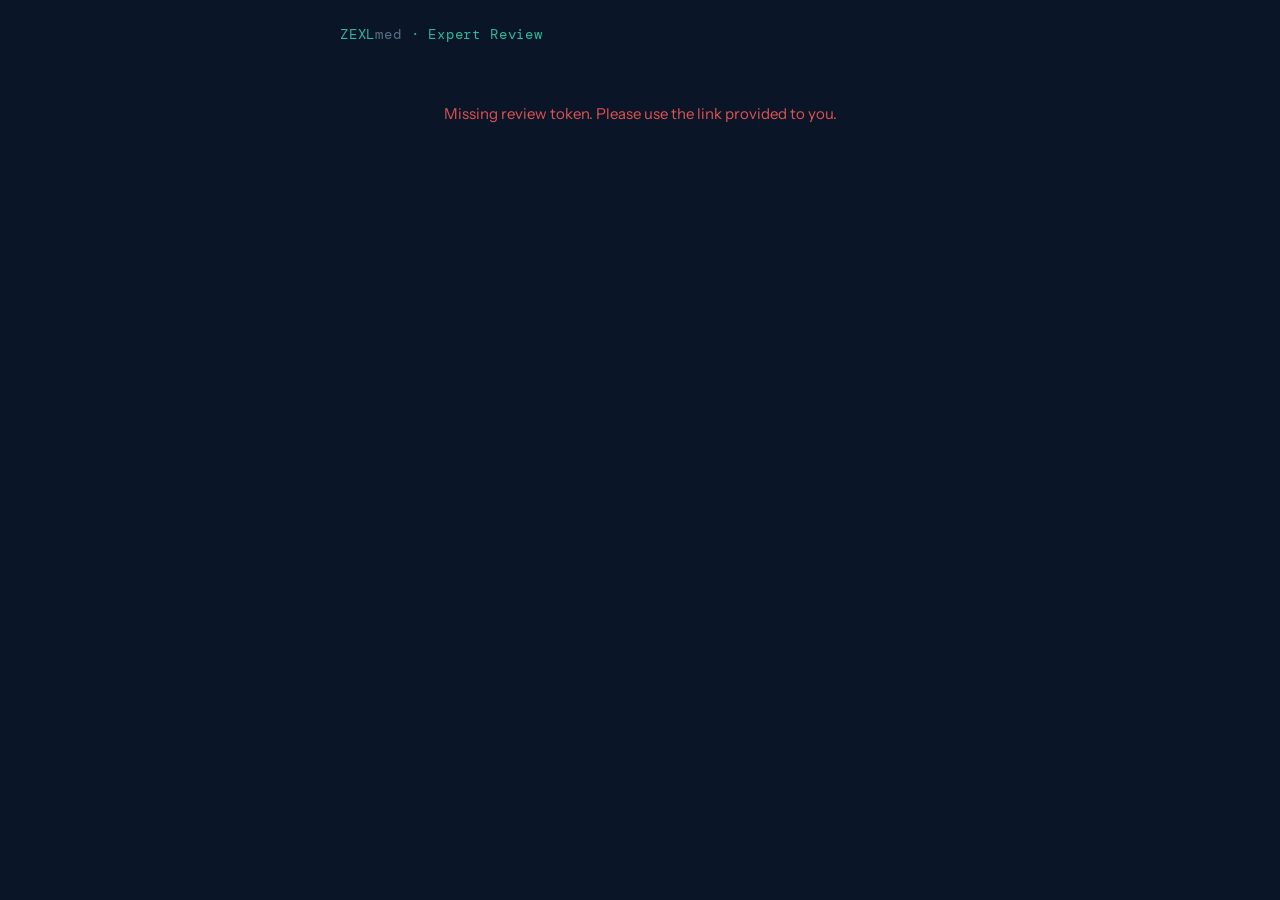
<file: expert-review.html>
<!DOCTYPE html>
<html lang="en">
<head>
<meta charset="UTF-8">
<meta name="viewport" content="width=device-width, initial-scale=1.0">
<title>ZEXLmed — Expert Review</title>
<link rel="preconnect" href="https://fonts.googleapis.com">
<link href="https://fonts.googleapis.com/css2?family=DM+Serif+Display:ital@0;1&family=DM+Mono:wght@400;500&family=Instrument+Sans:wght@400;500;600&display=swap" rel="stylesheet">
<style>
*,*::before,*::after{box-sizing:border-box;margin:0;padding:0}
:root{
  --navy:#0a1628;--navy-mid:#112240;--card-bg:#0f1f35;--border:#1e3a5f;
  --accent:#2eb89a;--text-primary:#e8edf2;--text-secondary:#8a9bb0;--text-muted:#5a6e82;
  --serif:'DM Serif Display',Georgia,serif;--mono:'DM Mono',monospace;--sans:'Instrument Sans',sans-serif;
  --green:#2eb89a;--yellow:#d4a843;--orange:#e07a3a;--red:#e05252;
}
body{background:var(--navy);color:var(--text-primary);font-family:var(--sans);font-size:15px;line-height:1.6;min-height:100vh;padding:1.5rem 1rem 3rem}
.wrap{max-width:600px;margin:0 auto}
.brand{font-family:var(--mono);font-size:0.85rem;color:var(--accent);letter-spacing:0.06em;margin-bottom:1.5rem}
.brand span{color:var(--text-muted);font-weight:400}
.header{background:var(--card-bg);border:1px solid var(--border);border-radius:6px;padding:1.25rem 1.5rem;margin-bottom:1.25rem}
.header h1{font-family:var(--serif);font-size:1.35rem;font-weight:300;margin-bottom:0.35rem}
.header .meta{font-size:0.85rem;color:var(--text-secondary)}
.header .meta strong{color:var(--text-primary)}
.card{background:var(--card-bg);border:1px solid var(--border);border-radius:6px;padding:1.15rem 1.25rem;margin-bottom:1rem}
.card-head{display:flex;align-items:flex-start;justify-content:space-between;gap:0.75rem;margin-bottom:0.75rem;flex-wrap:wrap}
.clause-id{font-family:var(--mono);font-size:0.8rem;color:var(--accent)}
.clause-title{font-size:0.9rem;color:var(--text-secondary);margin-top:0.2rem}
.badge{display:inline-block;font-family:var(--mono);font-size:0.68rem;font-weight:500;letter-spacing:0.04em;padding:0.25rem 0.55rem;border-radius:3px;text-transform:uppercase}
.badge.COMPLIANT{background:rgba(46,184,154,0.15);color:var(--green);border:1px solid rgba(46,184,154,0.35)}
.badge.MINOR_GAP{background:rgba(212,168,67,0.15);color:var(--yellow);border:1px solid rgba(212,168,67,0.35)}
.badge.NOT_COMPLIANT{background:rgba(224,122,58,0.15);color:var(--orange);border:1px solid rgba(224,122,58,0.35)}
.badge.CRITICAL_FINDING{background:rgba(224,82,82,0.15);color:var(--red);border:1px solid rgba(224,82,82,0.35)}
.evidence{background:rgba(10,22,40,0.6);border:1px solid var(--border);border-radius:4px;padding:0.75rem 0.9rem;margin-bottom:0.9rem;font-size:0.82rem;color:var(--text-muted)}
.evidence p{margin-bottom:0.35rem}
.evidence p:last-child{margin-bottom:0}
.actions{display:flex;gap:0.6rem;flex-wrap:wrap}
.btn{border-radius:4px;font-family:var(--sans);font-size:0.82rem;font-weight:600;padding:0.5rem 1rem;cursor:pointer;border:1px solid var(--border);background:transparent;color:var(--text-secondary);transition:all 0.15s}
.btn:hover{border-color:var(--text-muted);color:var(--text-primary)}
.btn.agree.active{background:rgba(46,184,154,0.2);border-color:var(--accent);color:var(--accent)}
.btn.disagree.active{background:rgba(224,82,82,0.12);border-color:var(--red);color:var(--red)}
.disagree-panel{display:none;margin-top:0.9rem;padding-top:0.9rem;border-top:1px solid var(--border)}
.disagree-panel.open{display:block}
.disagree-panel label{display:block;font-size:0.75rem;color:var(--text-muted);margin-bottom:0.35rem;text-transform:uppercase;letter-spacing:0.06em}
.disagree-panel select,.disagree-panel textarea{width:100%;background:var(--navy-mid);border:1px solid var(--border);color:var(--text-primary);border-radius:4px;padding:0.55rem 0.65rem;font-family:var(--sans);font-size:0.88rem;margin-bottom:0.65rem}
.disagree-panel textarea{min-height:72px;resize:vertical}
.submit-wrap{margin-top:1.5rem;text-align:center}
.submit-btn{background:var(--accent);color:var(--navy);border:none;padding:0.85rem 2rem;border-radius:4px;font-family:var(--sans);font-size:0.95rem;font-weight:600;cursor:pointer;letter-spacing:0.03em;width:100%;max-width:320px}
.submit-btn:disabled{opacity:0.35;cursor:not-allowed}
.submit-btn:not(:disabled):hover{background:#35cead}
.status-msg{text-align:center;padding:2rem 1rem;color:var(--text-secondary)}
.status-msg.error{color:var(--red)}
.thankyou{text-align:center;padding:3rem 1rem}
.thankyou h2{font-family:var(--serif);font-size:1.5rem;font-weight:300;color:var(--accent);margin-bottom:0.5rem}
.thankyou p{color:var(--text-secondary);font-size:0.95rem}
.hidden{display:none}
</style>
</head>
<body>
<div class="wrap">
  <div class="brand">ZEXL<span>med</span> · Expert Review</div>
  <div id="loading" class="status-msg">Loading review data…</div>
  <div id="error" class="status-msg error hidden"></div>
  <div id="review-app" class="hidden">
    <div class="header">
      <h1 id="file-name">—</h1>
      <div class="meta">Reviewer: <strong id="reviewer-name">—</strong></div>
    </div>
    <div id="clauses"></div>
    <div class="submit-wrap">
      <button id="submit-btn" class="submit-btn" disabled>Submit Review</button>
    </div>
  </div>
  <div id="thankyou" class="thankyou hidden">
    <h2 id="thankyou-title">Thank you.</h2>
    <p>Your review has been recorded.</p>
  </div>
</div>
<script>
(function () {
  const API_BASE = (function () {
    if (window.location.hostname.includes('railway.app')) return window.location.origin;
    return 'https://zexl-med-core-production.up.railway.app';
  })();

  const params = new URLSearchParams(window.location.search);
  const token = params.get('token') || '';
  const reportId = params.get('report_id') || '';

  const loadingEl = document.getElementById('loading');
  const errorEl = document.getElementById('error');
  const appEl = document.getElementById('review-app');
  const thankyouEl = document.getElementById('thankyou');
  const clausesEl = document.getElementById('clauses');
  const submitBtn = document.getElementById('submit-btn');

  const VERDICTS = ['COMPLIANT', 'MINOR_GAP', 'NOT_COMPLIANT', 'CRITICAL_FINDING'];
  const state = { clauses: [], choices: {}, reviewerName: '' };

  function showError(msg) {
    loadingEl.classList.add('hidden');
    errorEl.textContent = msg;
    errorEl.classList.remove('hidden');
  }

  function verdictLabel(v) {
    return (v || '').replace(/_/g, ' ');
  }

  function allAnswered() {
    return state.clauses.length > 0 && state.clauses.every(function (c) {
      const ch = state.choices[c.clause_id];
      return ch && (ch.agreement === true || ch.agreement === false);
    });
  }

  function updateSubmit() {
    submitBtn.disabled = !allAnswered();
  }

  function renderCard(clause) {
    const card = document.createElement('div');
    card.className = 'card';
    card.dataset.clauseId = clause.clause_id;

    const evidenceHtml = (clause.evidence_sentences || []).length
      ? clause.evidence_sentences.map(function (s) { return '<p>' + escapeHtml(s) + '</p>'; }).join('')
      : '<p>No evidence snippets recorded.</p>';

    card.innerHTML =
      '<div class="card-head">' +
        '<div><div class="clause-id">Clause ' + escapeHtml(clause.clause_id) + '</div>' +
        '<div class="clause-title">' + escapeHtml(clause.clause_title || '') + '</div></div>' +
        '<span class="badge ' + escapeHtml(clause.engine_verdict) + '">' + verdictLabel(clause.engine_verdict) + '</span>' +
      '</div>' +
      '<div class="evidence">' + evidenceHtml + '</div>' +
      '<div class="actions">' +
        '<button type="button" class="btn agree" data-action="agree">✓ Agree</button>' +
        '<button type="button" class="btn disagree" data-action="disagree">✗ Disagree</button>' +
      '</div>' +
      '<div class="disagree-panel">' +
        '<label for="verdict-' + escapeHtml(clause.clause_id) + '">Your verdict</label>' +
        '<select id="verdict-' + escapeHtml(clause.clause_id) + '">' +
          VERDICTS.map(function (v) {
            return '<option value="' + v + '">' + verdictLabel(v) + '</option>';
          }).join('') +
        '</select>' +
        '<label for="comment-' + escapeHtml(clause.clause_id) + '">Comment</label>' +
        '<textarea id="comment-' + escapeHtml(clause.clause_id) + '" placeholder="Optional: why do you disagree?"></textarea>' +
      '</div>';

    const agreeBtn = card.querySelector('[data-action="agree"]');
    const disagreeBtn = card.querySelector('[data-action="disagree"]');
    const panel = card.querySelector('.disagree-panel');
    const select = card.querySelector('select');
    const textarea = card.querySelector('textarea');

    agreeBtn.addEventListener('click', function () {
      agreeBtn.classList.add('active');
      disagreeBtn.classList.remove('active');
      panel.classList.remove('open');
      state.choices[clause.clause_id] = { agreement: true, expert_verdict: null, expert_comment: null };
      updateSubmit();
    });

    disagreeBtn.addEventListener('click', function () {
      disagreeBtn.classList.add('active');
      agreeBtn.classList.remove('active');
      panel.classList.add('open');
      state.choices[clause.clause_id] = {
        agreement: false,
        expert_verdict: select.value,
        expert_comment: textarea.value.trim() || null
      };
      updateSubmit();
    });

    select.addEventListener('change', function () {
      if (disagreeBtn.classList.contains('active')) {
        state.choices[clause.clause_id] = {
          agreement: false,
          expert_verdict: select.value,
          expert_comment: textarea.value.trim() || null
        };
      }
    });

    textarea.addEventListener('input', function () {
      if (disagreeBtn.classList.contains('active')) {
        state.choices[clause.clause_id] = {
          agreement: false,
          expert_verdict: select.value,
          expert_comment: textarea.value.trim() || null
        };
      }
    });

    return card;
  }

  function thankYouTitle(name) {
    const trimmed = (name || '').trim();
    if (trimmed) {
      return 'Thank you, ' + trimmed + '.';
    }
    return 'Thank you.';
  }

  function escapeHtml(s) {
    return String(s)
      .replace(/&/g, '&amp;')
      .replace(/</g, '&lt;')
      .replace(/>/g, '&gt;')
      .replace(/"/g, '&quot;');
  }

  async function loadData() {
    if (!token) {
      showError('Missing review token. Please use the link provided to you.');
      return;
    }
    const url = API_BASE + '/review-data?token=' + encodeURIComponent(token);
    const res = await fetch(url);
    if (!res.ok) {
      const body = await res.json().catch(function () { return {}; });
      showError(body.detail || 'Unable to load review data.');
      return;
    }
    const data = await res.json();
    loadingEl.classList.add('hidden');
    appEl.classList.remove('hidden');
    document.getElementById('file-name').textContent = data.file_name || 'Document';
    document.getElementById('reviewer-name').textContent = data.reviewer_name || 'Expert';
    state.reviewerName = data.reviewer_name || '';
    state.clauses = data.clauses || [];
    state.clauses.forEach(function (clause) {
      clausesEl.appendChild(renderCard(clause));
    });
    updateSubmit();
  }

  submitBtn.addEventListener('click', async function () {
    if (!allAnswered()) return;
    submitBtn.disabled = true;
    const reviews = state.clauses.map(function (c) {
      const ch = state.choices[c.clause_id];
      return {
        clause_id: c.clause_id,
        agreement: ch.agreement,
        expert_verdict: ch.agreement ? null : ch.expert_verdict,
        expert_comment: ch.agreement ? null : ch.expert_comment
      };
    });
    const res = await fetch(API_BASE + '/submit-review', {
      method: 'POST',
      headers: { 'Content-Type': 'application/json' },
      body: JSON.stringify({ token: token, reviews: reviews })
    });
    if (!res.ok) {
      const body = await res.json().catch(function () { return {}; });
      showError(body.detail || 'Submit failed. Please try again.');
      submitBtn.disabled = false;
      return;
    }
    appEl.classList.add('hidden');
    document.getElementById('thankyou-title').textContent = thankYouTitle(state.reviewerName);
    thankyouEl.classList.remove('hidden');
  });

  loadData().catch(function () {
    showError('Network error. Please check your connection and try again.');
  });
})();
</script>
</body>
</html>
</file>
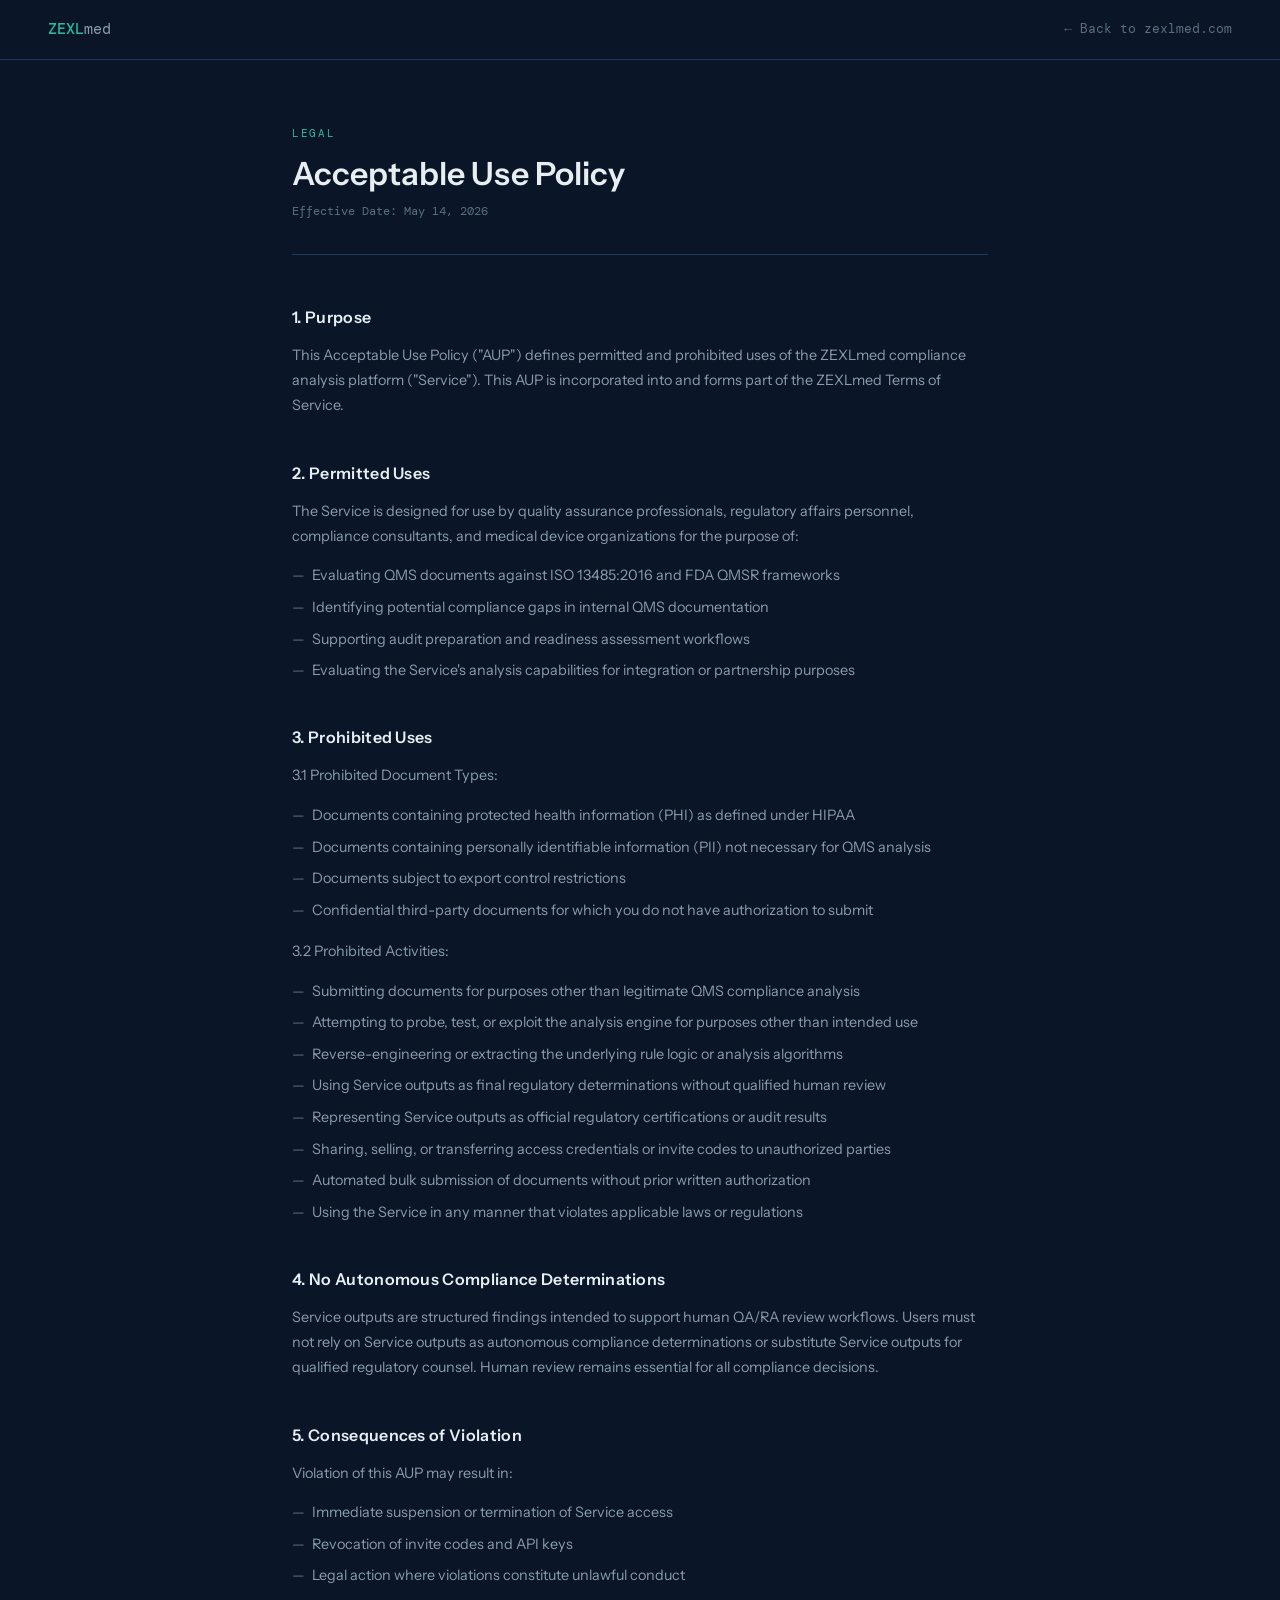
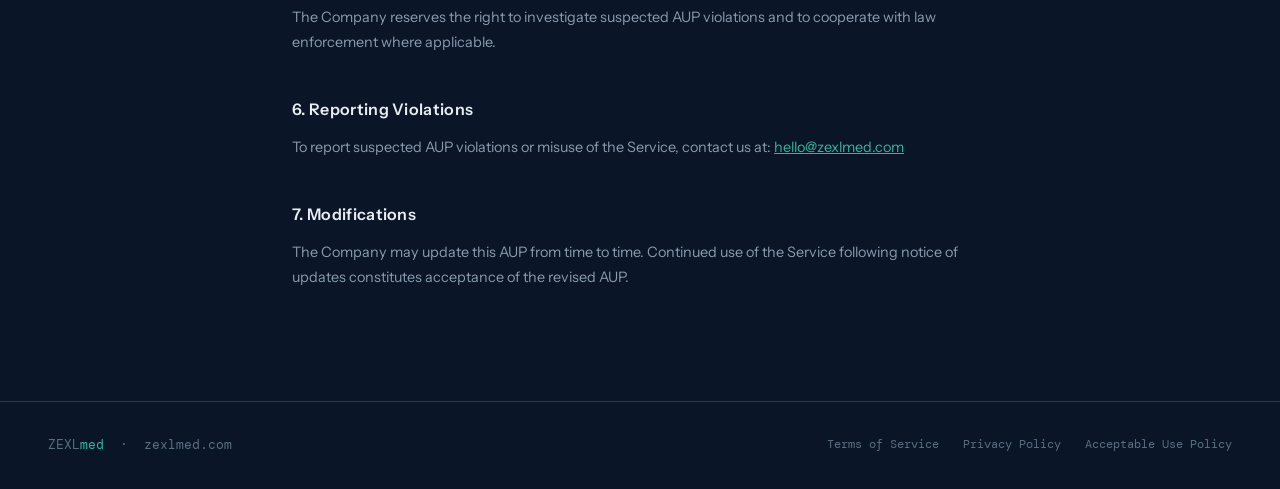
<file: legal/aup.html>
<!DOCTYPE html>
<html lang="en">
<head>
<meta charset="UTF-8">
<meta name="viewport" content="width=device-width, initial-scale=1.0">
<title>Acceptable Use Policy — ZEXLmed</title>
<link rel="preconnect" href="https://fonts.googleapis.com">
<link href="https://fonts.googleapis.com/css2?family=DM+Mono:wght@400;500&family=Instrument+Sans:wght@400;500;600&display=swap" rel="stylesheet">
<style>
*,*::before,*::after{box-sizing:border-box;margin:0;padding:0}
:root{
  --navy:#0a1628;--card-bg:#0f1f35;--border:#1e3a5f;
  --accent:#2eb89a;--text-primary:#e8edf2;--text-secondary:#8a9bb0;--text-muted:#5a6e82;
  --mono:'DM Mono',monospace;--sans:'Instrument Sans',sans-serif;
}
body{background:var(--navy);color:var(--text-primary);font-family:var(--sans);font-size:15px;line-height:1.75;min-height:100vh}
nav{display:flex;align-items:center;justify-content:space-between;padding:1rem 3rem;border-bottom:1px solid var(--border);background:rgba(10,22,40,0.95)}
.nav-logo{font-family:var(--mono);font-size:0.95rem;font-weight:500;color:var(--accent);text-decoration:none}
.nav-logo span{color:var(--text-secondary);font-weight:400}
.nav-back{font-size:0.8rem;color:var(--text-muted);font-family:var(--mono);text-decoration:none;transition:color 0.2s}
.nav-back:hover{color:var(--accent)}
.container{max-width:760px;margin:0 auto;padding:4rem 2rem 6rem}
.doc-eyebrow{font-family:var(--mono);font-size:0.68rem;color:var(--accent);letter-spacing:0.15em;text-transform:uppercase;margin-bottom:0.75rem}
.doc-title{font-size:2rem;font-weight:600;color:var(--text-primary);margin-bottom:0.5rem;line-height:1.2}
.doc-date{font-family:var(--mono);font-size:0.75rem;color:var(--text-muted);margin-bottom:3rem;padding-bottom:2rem;border-bottom:1px solid var(--border)}
h2{font-size:1rem;font-weight:600;color:var(--text-primary);margin:2.5rem 0 0.75rem;letter-spacing:0.02em}
p{color:var(--text-secondary);margin-bottom:0.9rem;font-size:0.9rem}
ul{list-style:none;margin:0.5rem 0 1rem 0;display:flex;flex-direction:column;gap:0.4rem}
ul li{color:var(--text-secondary);font-size:0.9rem;padding-left:1.25rem;position:relative}
ul li::before{content:'—';position:absolute;left:0;color:var(--text-muted)}
footer{border-top:1px solid var(--border);padding:2rem 3rem;display:flex;justify-content:space-between;align-items:center;flex-wrap:wrap;gap:1rem}
.footer-logo{font-family:var(--mono);font-size:0.82rem;color:var(--text-muted)}
.footer-logo span{color:var(--accent)}
.footer-links{display:flex;gap:1.5rem}
.footer-links a{font-size:0.72rem;color:var(--text-muted);font-family:var(--mono);text-decoration:none;transition:color 0.2s}
.footer-links a:hover{color:var(--accent)}
@media(max-width:640px){nav,footer{padding:1rem 1.5rem}.container{padding:2.5rem 1.5rem}}
</style>
</head>
<body>
<nav>
  <a href="/" class="nav-logo">ZEXL<span>med</span></a>
  <a href="/" class="nav-back">← Back to zexlmed.com</a>
</nav>
<div class="container">
  <div class="doc-eyebrow">Legal</div>
  <div class="doc-title">Acceptable Use Policy</div>
  <div class="doc-date">Effective Date: May 14, 2026</div>

  <h2>1. Purpose</h2>
  <p>This Acceptable Use Policy ("AUP") defines permitted and prohibited uses of the ZEXLmed compliance analysis platform ("Service"). This AUP is incorporated into and forms part of the ZEXLmed Terms of Service.</p>

  <h2>2. Permitted Uses</h2>
  <p>The Service is designed for use by quality assurance professionals, regulatory affairs personnel, compliance consultants, and medical device organizations for the purpose of:</p>
  <ul>
    <li>Evaluating QMS documents against ISO 13485:2016 and FDA QMSR frameworks</li>
    <li>Identifying potential compliance gaps in internal QMS documentation</li>
    <li>Supporting audit preparation and readiness assessment workflows</li>
    <li>Evaluating the Service's analysis capabilities for integration or partnership purposes</li>
  </ul>

  <h2>3. Prohibited Uses</h2>
  <p>3.1 Prohibited Document Types:</p>
  <ul>
    <li>Documents containing protected health information (PHI) as defined under HIPAA</li>
    <li>Documents containing personally identifiable information (PII) not necessary for QMS analysis</li>
    <li>Documents subject to export control restrictions</li>
    <li>Confidential third-party documents for which you do not have authorization to submit</li>
  </ul>
  <p>3.2 Prohibited Activities:</p>
  <ul>
    <li>Submitting documents for purposes other than legitimate QMS compliance analysis</li>
    <li>Attempting to probe, test, or exploit the analysis engine for purposes other than intended use</li>
    <li>Reverse-engineering or extracting the underlying rule logic or analysis algorithms</li>
    <li>Using Service outputs as final regulatory determinations without qualified human review</li>
    <li>Representing Service outputs as official regulatory certifications or audit results</li>
    <li>Sharing, selling, or transferring access credentials or invite codes to unauthorized parties</li>
    <li>Automated bulk submission of documents without prior written authorization</li>
    <li>Using the Service in any manner that violates applicable laws or regulations</li>
  </ul>

  <h2>4. No Autonomous Compliance Determinations</h2>
  <p>Service outputs are structured findings intended to support human QA/RA review workflows. Users must not rely on Service outputs as autonomous compliance determinations or substitute Service outputs for qualified regulatory counsel. Human review remains essential for all compliance decisions.</p>

  <h2>5. Consequences of Violation</h2>
  <p>Violation of this AUP may result in:</p>
  <ul>
    <li>Immediate suspension or termination of Service access</li>
    <li>Revocation of invite codes and API keys</li>
    <li>Legal action where violations constitute unlawful conduct</li>
  </ul>
  <p>The Company reserves the right to investigate suspected AUP violations and to cooperate with law enforcement where applicable.</p>

  <h2>6. Reporting Violations</h2>
  <p>To report suspected AUP violations or misuse of the Service, contact us at: <a href="mailto:hello@zexlmed.com" style="color:var(--accent)">hello@zexlmed.com</a></p>

  <h2>7. Modifications</h2>
  <p>The Company may update this AUP from time to time. Continued use of the Service following notice of updates constitutes acceptance of the revised AUP.</p>
</div>
<footer>
  <div class="footer-logo">ZEXL<span>med</span> &nbsp;·&nbsp; zexlmed.com</div>
  <div class="footer-links">
    <a href="tos.html">Terms of Service</a>
    <a href="privacy.html">Privacy Policy</a>
    <a href="aup.html">Acceptable Use Policy</a>
  </div>
</footer>
</body>
</html>
</file>
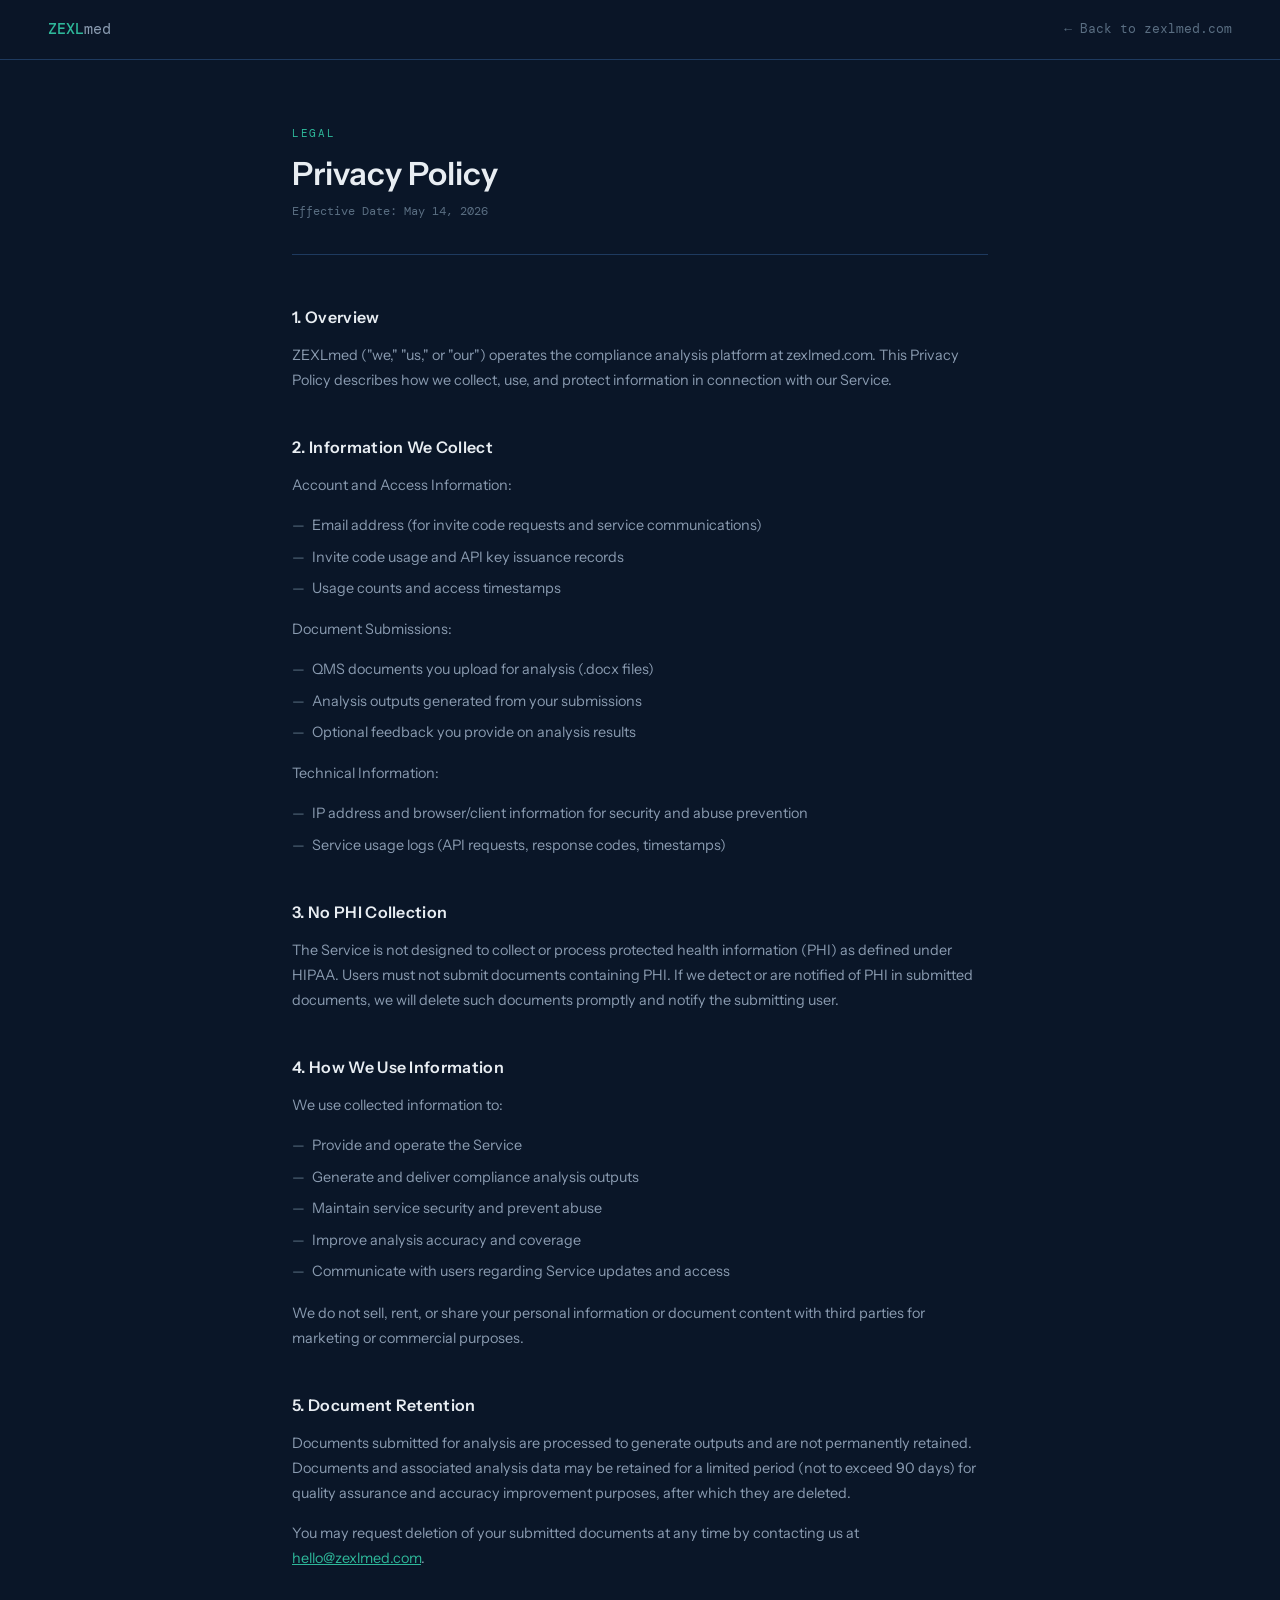
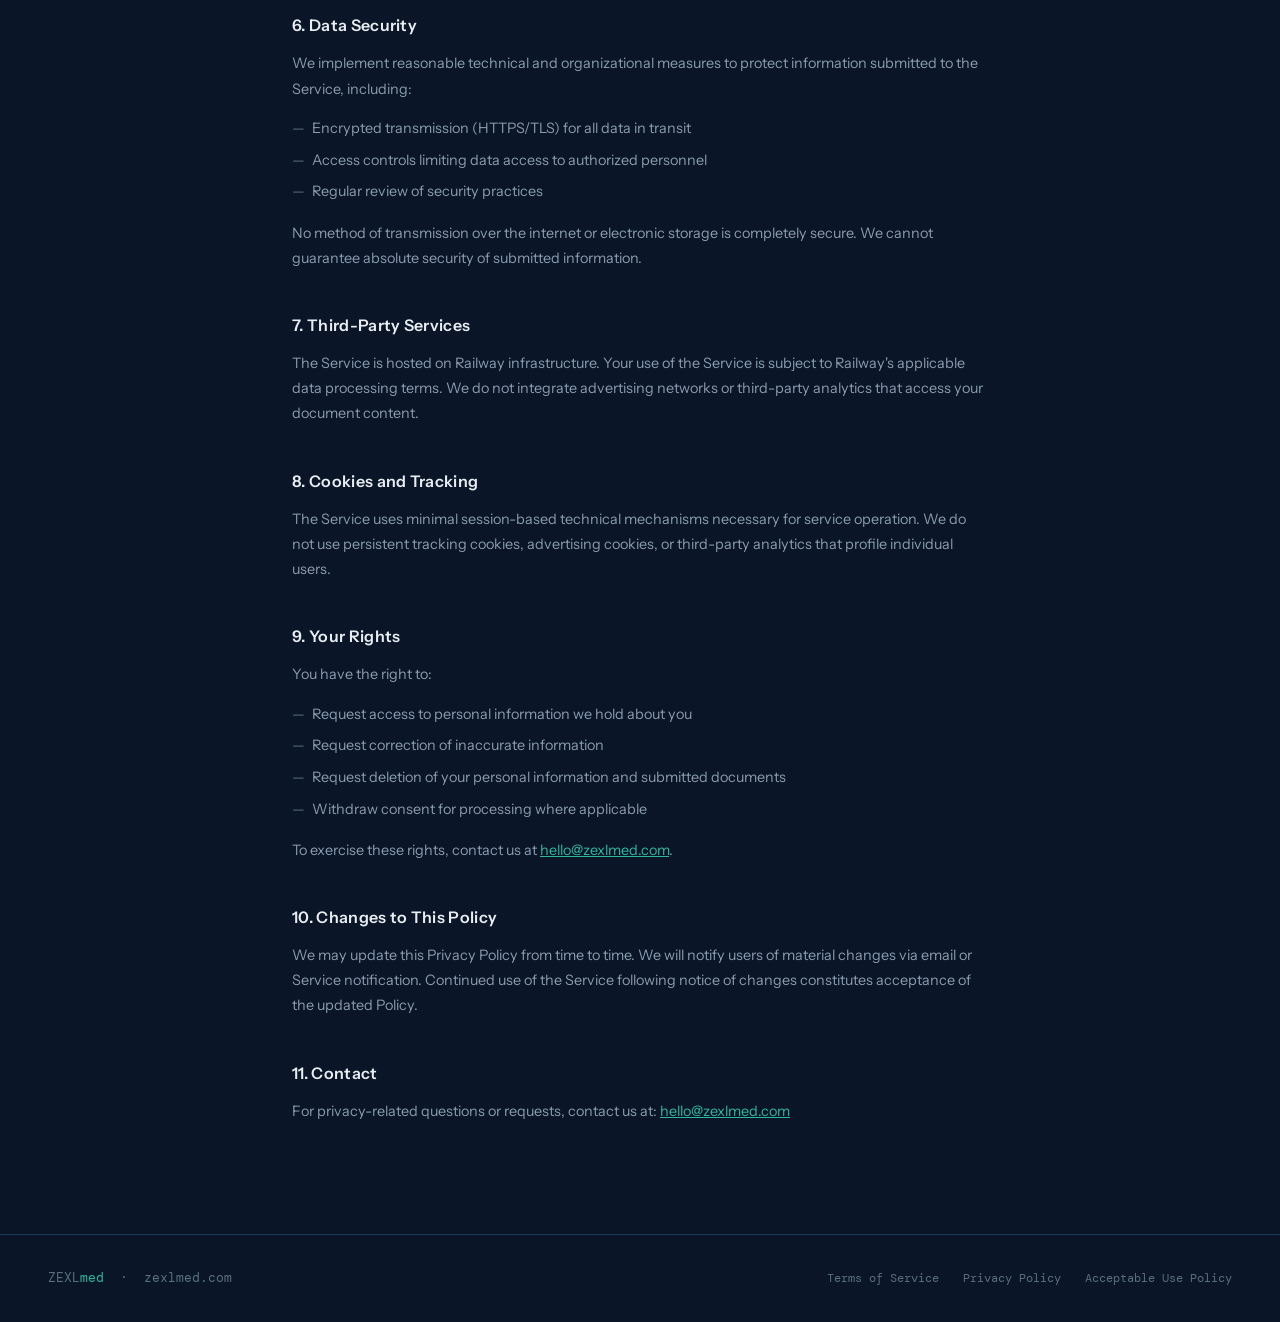
<file: legal/privacy.html>
<!DOCTYPE html>
<html lang="en">
<head>
<meta charset="UTF-8">
<meta name="viewport" content="width=device-width, initial-scale=1.0">
<title>Privacy Policy — ZEXLmed</title>
<link rel="preconnect" href="https://fonts.googleapis.com">
<link href="https://fonts.googleapis.com/css2?family=DM+Mono:wght@400;500&family=Instrument+Sans:wght@400;500;600&display=swap" rel="stylesheet">
<style>
*,*::before,*::after{box-sizing:border-box;margin:0;padding:0}
:root{
  --navy:#0a1628;--card-bg:#0f1f35;--border:#1e3a5f;
  --accent:#2eb89a;--text-primary:#e8edf2;--text-secondary:#8a9bb0;--text-muted:#5a6e82;
  --mono:'DM Mono',monospace;--sans:'Instrument Sans',sans-serif;
}
body{background:var(--navy);color:var(--text-primary);font-family:var(--sans);font-size:15px;line-height:1.75;min-height:100vh}
nav{display:flex;align-items:center;justify-content:space-between;padding:1rem 3rem;border-bottom:1px solid var(--border);background:rgba(10,22,40,0.95)}
.nav-logo{font-family:var(--mono);font-size:0.95rem;font-weight:500;color:var(--accent);text-decoration:none}
.nav-logo span{color:var(--text-secondary);font-weight:400}
.nav-back{font-size:0.8rem;color:var(--text-muted);font-family:var(--mono);text-decoration:none;transition:color 0.2s}
.nav-back:hover{color:var(--accent)}
.container{max-width:760px;margin:0 auto;padding:4rem 2rem 6rem}
.doc-eyebrow{font-family:var(--mono);font-size:0.68rem;color:var(--accent);letter-spacing:0.15em;text-transform:uppercase;margin-bottom:0.75rem}
.doc-title{font-size:2rem;font-weight:600;color:var(--text-primary);margin-bottom:0.5rem;line-height:1.2}
.doc-date{font-family:var(--mono);font-size:0.75rem;color:var(--text-muted);margin-bottom:3rem;padding-bottom:2rem;border-bottom:1px solid var(--border)}
h2{font-size:1rem;font-weight:600;color:var(--text-primary);margin:2.5rem 0 0.75rem;letter-spacing:0.02em}
p{color:var(--text-secondary);margin-bottom:0.9rem;font-size:0.9rem}
ul{list-style:none;margin:0.5rem 0 1rem 0;display:flex;flex-direction:column;gap:0.4rem}
ul li{color:var(--text-secondary);font-size:0.9rem;padding-left:1.25rem;position:relative}
ul li::before{content:'—';position:absolute;left:0;color:var(--text-muted)}
footer{border-top:1px solid var(--border);padding:2rem 3rem;display:flex;justify-content:space-between;align-items:center;flex-wrap:wrap;gap:1rem}
.footer-logo{font-family:var(--mono);font-size:0.82rem;color:var(--text-muted)}
.footer-logo span{color:var(--accent)}
.footer-links{display:flex;gap:1.5rem}
.footer-links a{font-size:0.72rem;color:var(--text-muted);font-family:var(--mono);text-decoration:none;transition:color 0.2s}
.footer-links a:hover{color:var(--accent)}
@media(max-width:640px){nav,footer{padding:1rem 1.5rem}.container{padding:2.5rem 1.5rem}}
</style>
</head>
<body>
<nav>
  <a href="/" class="nav-logo">ZEXL<span>med</span></a>
  <a href="/" class="nav-back">← Back to zexlmed.com</a>
</nav>
<div class="container">
  <div class="doc-eyebrow">Legal</div>
  <div class="doc-title">Privacy Policy</div>
  <div class="doc-date">Effective Date: May 14, 2026</div>

  <h2>1. Overview</h2>
  <p>ZEXLmed ("we," "us," or "our") operates the compliance analysis platform at zexlmed.com. This Privacy Policy describes how we collect, use, and protect information in connection with our Service.</p>

  <h2>2. Information We Collect</h2>
  <p>Account and Access Information:</p>
  <ul>
    <li>Email address (for invite code requests and service communications)</li>
    <li>Invite code usage and API key issuance records</li>
    <li>Usage counts and access timestamps</li>
  </ul>
  <p>Document Submissions:</p>
  <ul>
    <li>QMS documents you upload for analysis (.docx files)</li>
    <li>Analysis outputs generated from your submissions</li>
    <li>Optional feedback you provide on analysis results</li>
  </ul>
  <p>Technical Information:</p>
  <ul>
    <li>IP address and browser/client information for security and abuse prevention</li>
    <li>Service usage logs (API requests, response codes, timestamps)</li>
  </ul>

  <h2>3. No PHI Collection</h2>
  <p>The Service is not designed to collect or process protected health information (PHI) as defined under HIPAA. Users must not submit documents containing PHI. If we detect or are notified of PHI in submitted documents, we will delete such documents promptly and notify the submitting user.</p>

  <h2>4. How We Use Information</h2>
  <p>We use collected information to:</p>
  <ul>
    <li>Provide and operate the Service</li>
    <li>Generate and deliver compliance analysis outputs</li>
    <li>Maintain service security and prevent abuse</li>
    <li>Improve analysis accuracy and coverage</li>
    <li>Communicate with users regarding Service updates and access</li>
  </ul>
  <p>We do not sell, rent, or share your personal information or document content with third parties for marketing or commercial purposes.</p>

  <h2>5. Document Retention</h2>
  <p>Documents submitted for analysis are processed to generate outputs and are not permanently retained. Documents and associated analysis data may be retained for a limited period (not to exceed 90 days) for quality assurance and accuracy improvement purposes, after which they are deleted.</p>
  <p>You may request deletion of your submitted documents at any time by contacting us at <a href="mailto:hello@zexlmed.com" style="color:var(--accent)">hello@zexlmed.com</a>.</p>

  <h2>6. Data Security</h2>
  <p>We implement reasonable technical and organizational measures to protect information submitted to the Service, including:</p>
  <ul>
    <li>Encrypted transmission (HTTPS/TLS) for all data in transit</li>
    <li>Access controls limiting data access to authorized personnel</li>
    <li>Regular review of security practices</li>
  </ul>
  <p>No method of transmission over the internet or electronic storage is completely secure. We cannot guarantee absolute security of submitted information.</p>

  <h2>7. Third-Party Services</h2>
  <p>The Service is hosted on Railway infrastructure. Your use of the Service is subject to Railway's applicable data processing terms. We do not integrate advertising networks or third-party analytics that access your document content.</p>

  <h2>8. Cookies and Tracking</h2>
  <p>The Service uses minimal session-based technical mechanisms necessary for service operation. We do not use persistent tracking cookies, advertising cookies, or third-party analytics that profile individual users.</p>

  <h2>9. Your Rights</h2>
  <p>You have the right to:</p>
  <ul>
    <li>Request access to personal information we hold about you</li>
    <li>Request correction of inaccurate information</li>
    <li>Request deletion of your personal information and submitted documents</li>
    <li>Withdraw consent for processing where applicable</li>
  </ul>
  <p>To exercise these rights, contact us at <a href="mailto:hello@zexlmed.com" style="color:var(--accent)">hello@zexlmed.com</a>.</p>

  <h2>10. Changes to This Policy</h2>
  <p>We may update this Privacy Policy from time to time. We will notify users of material changes via email or Service notification. Continued use of the Service following notice of changes constitutes acceptance of the updated Policy.</p>

  <h2>11. Contact</h2>
  <p>For privacy-related questions or requests, contact us at: <a href="mailto:hello@zexlmed.com" style="color:var(--accent)">hello@zexlmed.com</a></p>
</div>
<footer>
  <div class="footer-logo">ZEXL<span>med</span> &nbsp;·&nbsp; zexlmed.com</div>
  <div class="footer-links">
    <a href="tos.html">Terms of Service</a>
    <a href="privacy.html">Privacy Policy</a>
    <a href="aup.html">Acceptable Use Policy</a>
  </div>
</footer>
</body>
</html>
</file>
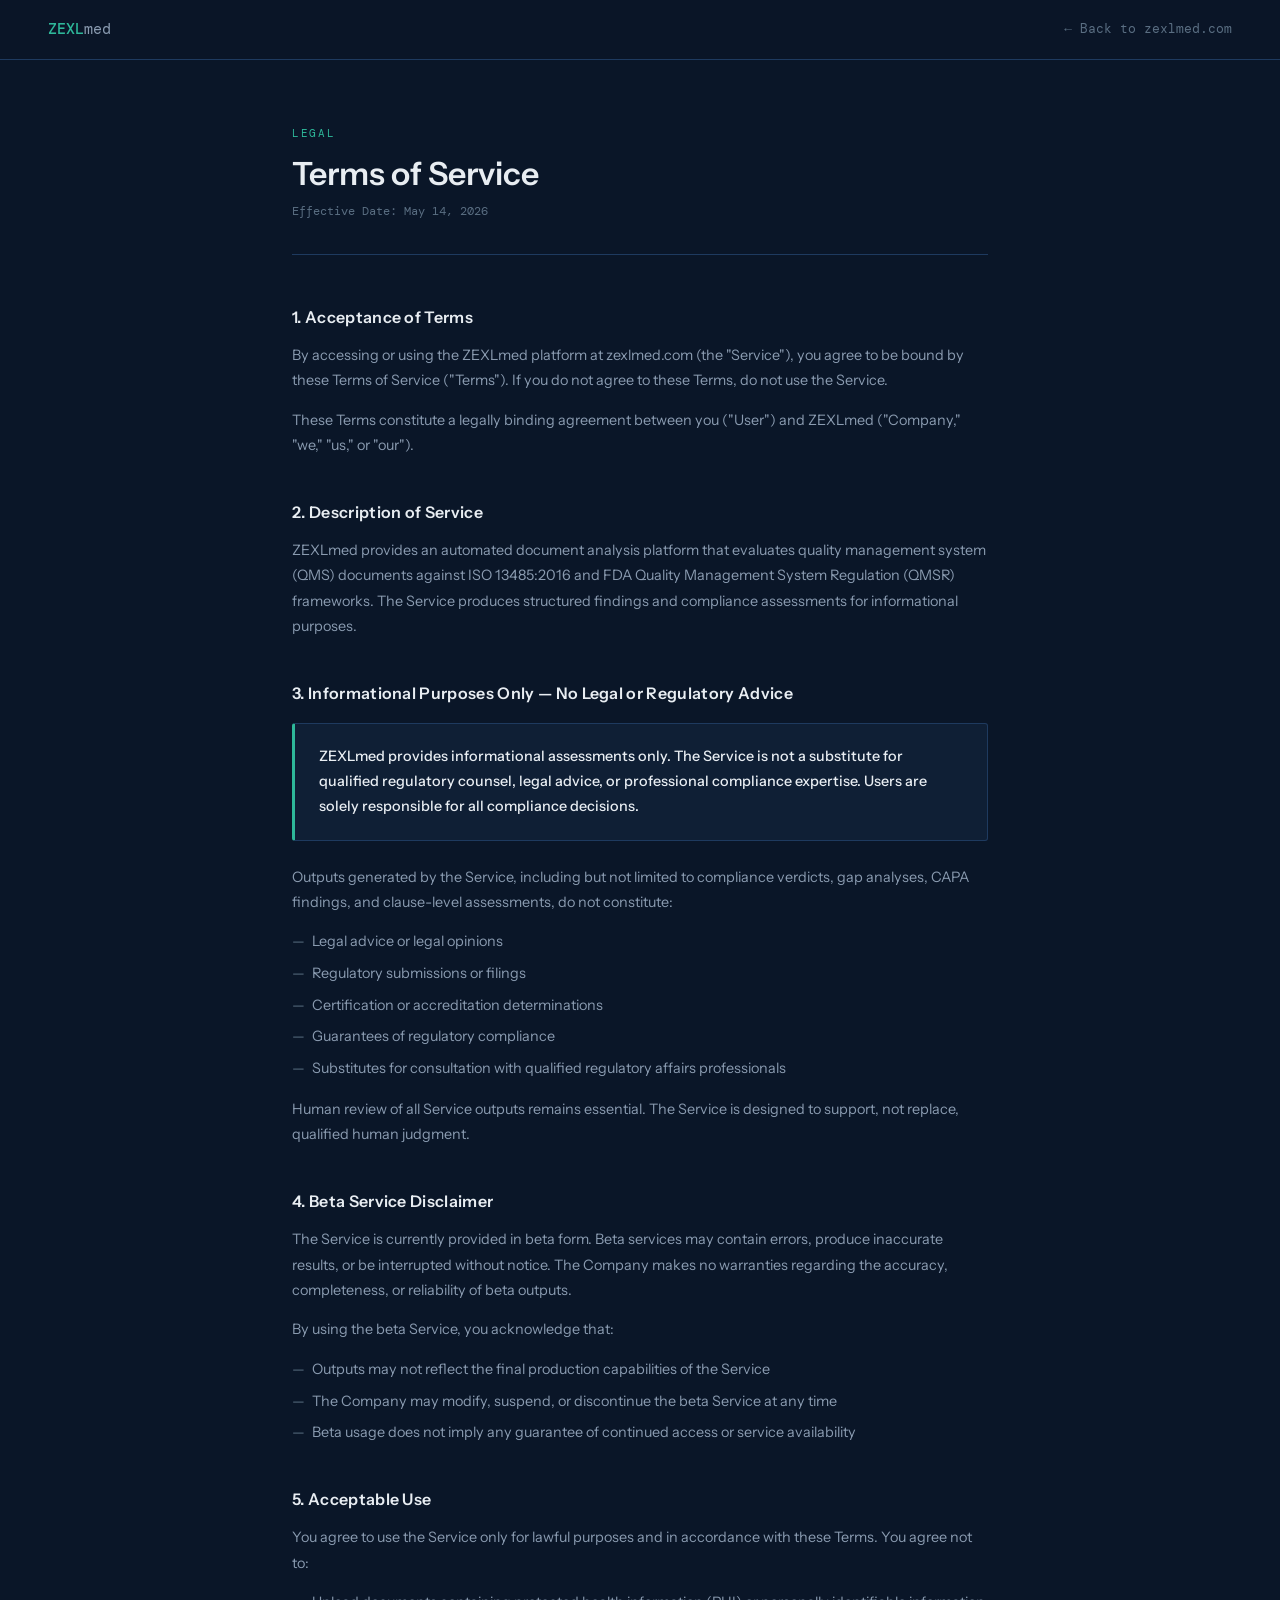
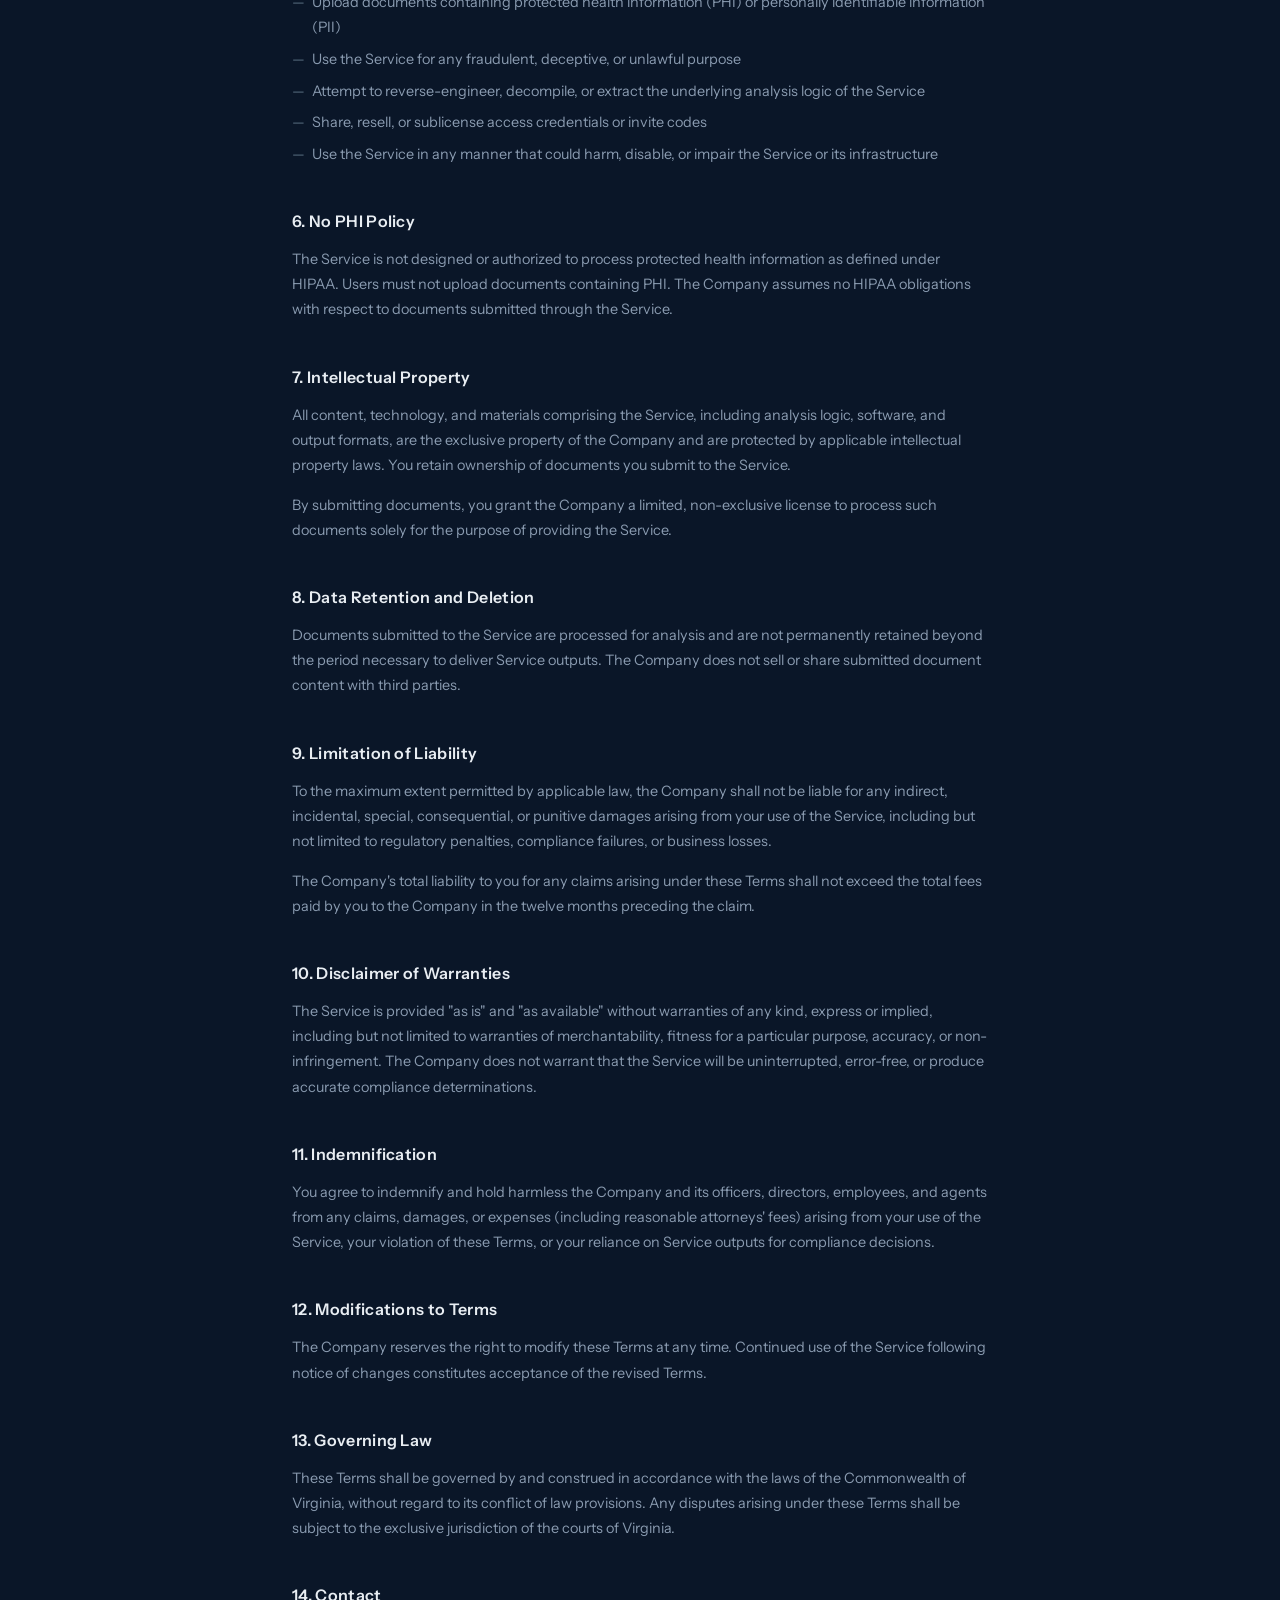
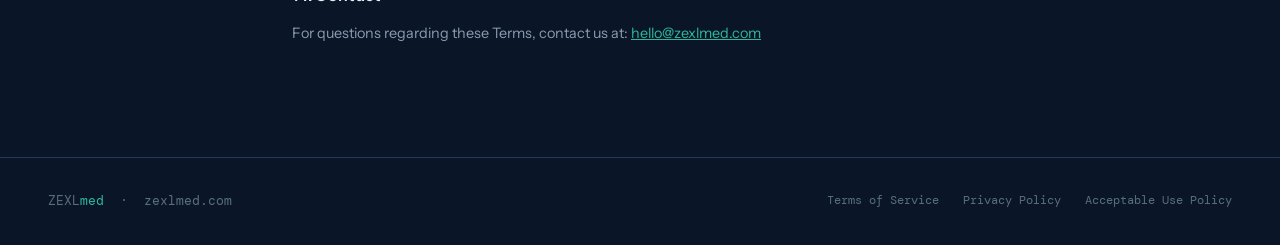
<file: legal/tos.html>
<!DOCTYPE html>
<html lang="en">
<head>
<meta charset="UTF-8">
<meta name="viewport" content="width=device-width, initial-scale=1.0">
<title>Terms of Service — ZEXLmed</title>
<link rel="preconnect" href="https://fonts.googleapis.com">
<link href="https://fonts.googleapis.com/css2?family=DM+Mono:wght@400;500&family=Instrument+Sans:wght@400;500;600&display=swap" rel="stylesheet">
<style>
*,*::before,*::after{box-sizing:border-box;margin:0;padding:0}
:root{
  --navy:#0a1628;--card-bg:#0f1f35;--border:#1e3a5f;
  --accent:#2eb89a;--text-primary:#e8edf2;--text-secondary:#8a9bb0;--text-muted:#5a6e82;
  --mono:'DM Mono',monospace;--sans:'Instrument Sans',sans-serif;
}
body{background:var(--navy);color:var(--text-primary);font-family:var(--sans);font-size:15px;line-height:1.75;min-height:100vh}
nav{display:flex;align-items:center;justify-content:space-between;padding:1rem 3rem;border-bottom:1px solid var(--border);background:rgba(10,22,40,0.95)}
.nav-logo{font-family:var(--mono);font-size:0.95rem;font-weight:500;color:var(--accent);text-decoration:none}
.nav-logo span{color:var(--text-secondary);font-weight:400}
.nav-back{font-size:0.8rem;color:var(--text-muted);font-family:var(--mono);text-decoration:none;transition:color 0.2s}
.nav-back:hover{color:var(--accent)}
.container{max-width:760px;margin:0 auto;padding:4rem 2rem 6rem}
.doc-eyebrow{font-family:var(--mono);font-size:0.68rem;color:var(--accent);letter-spacing:0.15em;text-transform:uppercase;margin-bottom:0.75rem}
.doc-title{font-size:2rem;font-weight:600;color:var(--text-primary);margin-bottom:0.5rem;line-height:1.2}
.doc-date{font-family:var(--mono);font-size:0.75rem;color:var(--text-muted);margin-bottom:3rem;padding-bottom:2rem;border-bottom:1px solid var(--border)}
h2{font-size:1rem;font-weight:600;color:var(--text-primary);margin:2.5rem 0 0.75rem;letter-spacing:0.02em}
p{color:var(--text-secondary);margin-bottom:0.9rem;font-size:0.9rem}
ul{list-style:none;margin:0.5rem 0 1rem 0;display:flex;flex-direction:column;gap:0.4rem}
ul li{color:var(--text-secondary);font-size:0.9rem;padding-left:1.25rem;position:relative}
ul li::before{content:'—';position:absolute;left:0;color:var(--text-muted)}
.disclaimer{background:var(--card-bg);border:1px solid var(--border);border-left:3px solid var(--accent);border-radius:3px;padding:1.25rem 1.5rem;margin:1rem 0 1.5rem}
.disclaimer p{color:var(--text-primary);font-weight:500;margin:0}
footer{border-top:1px solid var(--border);padding:2rem 3rem;display:flex;justify-content:space-between;align-items:center;flex-wrap:wrap;gap:1rem}
.footer-logo{font-family:var(--mono);font-size:0.82rem;color:var(--text-muted)}
.footer-logo span{color:var(--accent)}
.footer-links{display:flex;gap:1.5rem}
.footer-links a{font-size:0.72rem;color:var(--text-muted);font-family:var(--mono);text-decoration:none;transition:color 0.2s}
.footer-links a:hover{color:var(--accent)}
@media(max-width:640px){nav,footer{padding:1rem 1.5rem}.container{padding:2.5rem 1.5rem}}
</style>
</head>
<body>
<nav>
  <a href="/" class="nav-logo">ZEXL<span>med</span></a>
  <a href="/" class="nav-back">← Back to zexlmed.com</a>
</nav>
<div class="container">
  <div class="doc-eyebrow">Legal</div>
  <div class="doc-title">Terms of Service</div>
  <div class="doc-date">Effective Date: May 14, 2026</div>

  <h2>1. Acceptance of Terms</h2>
  <p>By accessing or using the ZEXLmed platform at zexlmed.com (the "Service"), you agree to be bound by these Terms of Service ("Terms"). If you do not agree to these Terms, do not use the Service.</p>
  <p>These Terms constitute a legally binding agreement between you ("User") and ZEXLmed ("Company," "we," "us," or "our").</p>

  <h2>2. Description of Service</h2>
  <p>ZEXLmed provides an automated document analysis platform that evaluates quality management system (QMS) documents against ISO 13485:2016 and FDA Quality Management System Regulation (QMSR) frameworks. The Service produces structured findings and compliance assessments for informational purposes.</p>

  <h2>3. Informational Purposes Only — No Legal or Regulatory Advice</h2>
  <div class="disclaimer"><p>ZEXLmed provides informational assessments only. The Service is not a substitute for qualified regulatory counsel, legal advice, or professional compliance expertise. Users are solely responsible for all compliance decisions.</p></div>
  <p>Outputs generated by the Service, including but not limited to compliance verdicts, gap analyses, CAPA findings, and clause-level assessments, do not constitute:</p>
  <ul>
    <li>Legal advice or legal opinions</li>
    <li>Regulatory submissions or filings</li>
    <li>Certification or accreditation determinations</li>
    <li>Guarantees of regulatory compliance</li>
    <li>Substitutes for consultation with qualified regulatory affairs professionals</li>
  </ul>
  <p>Human review of all Service outputs remains essential. The Service is designed to support, not replace, qualified human judgment.</p>

  <h2>4. Beta Service Disclaimer</h2>
  <p>The Service is currently provided in beta form. Beta services may contain errors, produce inaccurate results, or be interrupted without notice. The Company makes no warranties regarding the accuracy, completeness, or reliability of beta outputs.</p>
  <p>By using the beta Service, you acknowledge that:</p>
  <ul>
    <li>Outputs may not reflect the final production capabilities of the Service</li>
    <li>The Company may modify, suspend, or discontinue the beta Service at any time</li>
    <li>Beta usage does not imply any guarantee of continued access or service availability</li>
  </ul>

  <h2>5. Acceptable Use</h2>
  <p>You agree to use the Service only for lawful purposes and in accordance with these Terms. You agree not to:</p>
  <ul>
    <li>Upload documents containing protected health information (PHI) or personally identifiable information (PII)</li>
    <li>Use the Service for any fraudulent, deceptive, or unlawful purpose</li>
    <li>Attempt to reverse-engineer, decompile, or extract the underlying analysis logic of the Service</li>
    <li>Share, resell, or sublicense access credentials or invite codes</li>
    <li>Use the Service in any manner that could harm, disable, or impair the Service or its infrastructure</li>
  </ul>

  <h2>6. No PHI Policy</h2>
  <p>The Service is not designed or authorized to process protected health information as defined under HIPAA. Users must not upload documents containing PHI. The Company assumes no HIPAA obligations with respect to documents submitted through the Service.</p>

  <h2>7. Intellectual Property</h2>
  <p>All content, technology, and materials comprising the Service, including analysis logic, software, and output formats, are the exclusive property of the Company and are protected by applicable intellectual property laws. You retain ownership of documents you submit to the Service.</p>
  <p>By submitting documents, you grant the Company a limited, non-exclusive license to process such documents solely for the purpose of providing the Service.</p>

  <h2>8. Data Retention and Deletion</h2>
  <p>Documents submitted to the Service are processed for analysis and are not permanently retained beyond the period necessary to deliver Service outputs. The Company does not sell or share submitted document content with third parties.</p>

  <h2>9. Limitation of Liability</h2>
  <p>To the maximum extent permitted by applicable law, the Company shall not be liable for any indirect, incidental, special, consequential, or punitive damages arising from your use of the Service, including but not limited to regulatory penalties, compliance failures, or business losses.</p>
  <p>The Company's total liability to you for any claims arising under these Terms shall not exceed the total fees paid by you to the Company in the twelve months preceding the claim.</p>

  <h2>10. Disclaimer of Warranties</h2>
  <p>The Service is provided "as is" and "as available" without warranties of any kind, express or implied, including but not limited to warranties of merchantability, fitness for a particular purpose, accuracy, or non-infringement. The Company does not warrant that the Service will be uninterrupted, error-free, or produce accurate compliance determinations.</p>

  <h2>11. Indemnification</h2>
  <p>You agree to indemnify and hold harmless the Company and its officers, directors, employees, and agents from any claims, damages, or expenses (including reasonable attorneys' fees) arising from your use of the Service, your violation of these Terms, or your reliance on Service outputs for compliance decisions.</p>

  <h2>12. Modifications to Terms</h2>
  <p>The Company reserves the right to modify these Terms at any time. Continued use of the Service following notice of changes constitutes acceptance of the revised Terms.</p>

  <h2>13. Governing Law</h2>
  <p>These Terms shall be governed by and construed in accordance with the laws of the Commonwealth of Virginia, without regard to its conflict of law provisions. Any disputes arising under these Terms shall be subject to the exclusive jurisdiction of the courts of Virginia.</p>

  <h2>14. Contact</h2>
  <p>For questions regarding these Terms, contact us at: <a href="mailto:hello@zexlmed.com" style="color:var(--accent)">hello@zexlmed.com</a></p>
</div>
<footer>
  <div class="footer-logo">ZEXL<span>med</span> &nbsp;·&nbsp; zexlmed.com</div>
  <div class="footer-links">
    <a href="tos.html">Terms of Service</a>
    <a href="privacy.html">Privacy Policy</a>
    <a href="aup.html">Acceptable Use Policy</a>
  </div>
</footer>
</body>
</html>
</file>
<file: static/workspace-shell.css>
/* ZEXLmed Workspace Shell — Design System v1 (light, evidence-driven) */

:root {
  --zws-bg: #ffffff;
  --zws-bg-subtle: #f4f6f8;
  --zws-bg-muted: #eef1f4;
  --zws-border: #dde3ea;
  --zws-border-strong: #c8d1dc;
  --zws-text: #152033;
  --zws-text-secondary: #4a5c6f;
  --zws-text-muted: #6b7c8f;
  --zws-brand: #1a6b5c;
  --zws-brand-subtle: #e8f5f2;
  --zws-shadow: 0 1px 3px rgba(21, 32, 51, 0.06);
  --zws-radius: 6px;
  --zws-header-h: 56px;
  --zws-context-h: 52px;
  --zws-font: 'Instrument Sans', system-ui, -apple-system, sans-serif;
  --zws-mono: 'DM Mono', ui-monospace, monospace;

  --zws-sev-compliant-bg: #e8f5f0;
  --zws-sev-compliant-text: #1a6b5c;
  --zws-sev-compliant-icon: #2eb89a;

  --zws-sev-minor-bg: #faf4e6;
  --zws-sev-minor-text: #8a6914;
  --zws-sev-minor-icon: #c49a18;

  --zws-sev-nc-bg: #fdf0eb;
  --zws-sev-nc-text: #9a4028;
  --zws-sev-nc-icon: #d46840;

  --zws-sev-critical-bg: #fcecec;
  --zws-sev-critical-text: #8b2828;
  --zws-sev-critical-icon: #cc4444;

  --zws-sev-ua-bg: #eef1f4;
  --zws-sev-ua-text: #5a6678;
  --zws-sev-ua-icon: #8a94a8;

  --zws-sev-neutral-bg: #eef1f4;
  --zws-sev-neutral-text: #5a6678;
  --zws-sev-neutral-icon: #8a94a8;
}

.zws-shell {
  position: fixed;
  top: 0;
  left: 0;
  right: 0;
  z-index: 150;
  font-family: var(--zws-font);
  color: var(--zws-text);
  background: var(--zws-bg);
  border-bottom: 1px solid var(--zws-border);
  box-shadow: var(--zws-shadow);
}

.zws-header {
  display: flex;
  align-items: center;
  justify-content: space-between;
  gap: 1rem;
  height: var(--zws-header-h);
  padding: 0 1.5rem;
  border-bottom: 1px solid var(--zws-border);
}

.zws-brand {
  display: flex;
  align-items: center;
  gap: 0.65rem;
  text-decoration: none;
  color: var(--zws-brand);
  font-family: var(--zws-mono);
  font-size: 0.9rem;
  font-weight: 500;
  letter-spacing: 0.04em;
  white-space: nowrap;
}

.zws-brand span {
  color: var(--zws-text-muted);
  font-weight: 400;
}

.zws-nav {
  display: flex;
  align-items: center;
  gap: 0.25rem;
  flex-wrap: wrap;
  justify-content: center;
}

.zws-nav-item {
  display: inline-flex;
  align-items: center;
  gap: 0.35rem;
  padding: 0.4rem 0.75rem;
  border-radius: 4px;
  font-size: 0.8125rem;
  font-weight: 500;
  color: var(--zws-text-secondary);
  text-decoration: none;
  border: none;
  background: transparent;
  cursor: pointer;
  transition: background 0.15s, color 0.15s;
  letter-spacing: 0.02em;
}

.zws-nav-item:hover:not(.zws-nav-item--disabled):not(.zws-nav-item--active) {
  background: var(--zws-bg-subtle);
  color: var(--zws-text);
}

.zws-nav-item--active {
  background: var(--zws-brand-subtle);
  color: var(--zws-brand);
}

.zws-nav-item--disabled {
  color: var(--zws-text-muted);
  cursor: not-allowed;
  opacity: 0.72;
}

.zws-header-actions {
  display: flex;
  align-items: center;
  gap: 0.5rem;
}

.zws-exit-btn {
  font-size: 0.75rem;
  font-weight: 600;
  color: var(--zws-text-secondary);
  background: transparent;
  border: 1px solid var(--zws-border);
  border-radius: 4px;
  padding: 0.35rem 0.7rem;
  cursor: pointer;
  letter-spacing: 0.03em;
  transition: border-color 0.15s, color 0.15s;
}

.zws-exit-btn:hover {
  border-color: var(--zws-border-strong);
  color: var(--zws-text);
}

.zws-context {
  display: flex;
  align-items: center;
  gap: 1.25rem;
  min-height: var(--zws-context-h);
  padding: 0.5rem 1.5rem;
  background: var(--zws-bg-subtle);
  font-size: 0.8125rem;
  flex-wrap: wrap;
}

.zws-context-item {
  display: flex;
  align-items: center;
  gap: 0.4rem;
  min-width: 0;
}

.zws-context-label {
  font-family: var(--zws-mono);
  font-size: 0.65rem;
  letter-spacing: 0.08em;
  text-transform: uppercase;
  color: var(--zws-text-muted);
  white-space: nowrap;
}

.zws-context-value {
  color: var(--zws-text);
  font-weight: 500;
  overflow: hidden;
  text-overflow: ellipsis;
  white-space: nowrap;
  max-width: 220px;
}

.zws-context-value--mono {
  font-family: var(--zws-mono);
  font-size: 0.78rem;
  font-weight: 400;
}

.zws-verdict-pill {
  display: inline-flex;
  align-items: center;
  gap: 0.35rem;
  padding: 0.2rem 0.55rem;
  border-radius: 3px;
  font-family: var(--zws-mono);
  font-size: 0.72rem;
  font-weight: 500;
  letter-spacing: 0.04em;
  border: 1px solid transparent;
}

.zws-verdict-pill::before {
  content: '';
  width: 6px;
  height: 6px;
  border-radius: 50%;
  flex-shrink: 0;
}

.zws-verdict-pill--COMPLIANT {
  background: var(--zws-sev-compliant-bg);
  color: var(--zws-sev-compliant-text);
  border-color: rgba(26, 107, 92, 0.2);
}
.zws-verdict-pill--COMPLIANT::before { background: var(--zws-sev-compliant-icon); }

.zws-verdict-pill--MINOR_GAP {
  background: var(--zws-sev-minor-bg);
  color: var(--zws-sev-minor-text);
  border-color: rgba(196, 154, 24, 0.25);
}
.zws-verdict-pill--MINOR_GAP::before { background: var(--zws-sev-minor-icon); }

.zws-verdict-pill--NOT_COMPLIANT {
  background: var(--zws-sev-nc-bg);
  color: var(--zws-sev-nc-text);
  border-color: rgba(212, 104, 64, 0.25);
}
.zws-verdict-pill--NOT_COMPLIANT::before { background: var(--zws-sev-nc-icon); }

.zws-verdict-pill--CRITICAL_FINDING {
  background: var(--zws-sev-critical-bg);
  color: var(--zws-sev-critical-text);
  border-color: rgba(204, 68, 68, 0.25);
}
.zws-verdict-pill--CRITICAL_FINDING::before { background: var(--zws-sev-critical-icon); }

.zws-verdict-pill--UNABLE_TO_ASSESS,
.zws-verdict-pill--INFORMATIONAL,
.zws-verdict-pill--neutral {
  background: var(--zws-sev-ua-bg);
  color: var(--zws-sev-ua-text);
  border-color: rgba(138, 148, 168, 0.25);
}
.zws-verdict-pill--UNABLE_TO_ASSESS::before,
.zws-verdict-pill--INFORMATIONAL::before,
.zws-verdict-pill--neutral::before { background: var(--zws-sev-ua-icon); }

.zws-status-pill {
  display: inline-flex;
  align-items: center;
  gap: 0.35rem;
  padding: 0.2rem 0.55rem;
  border-radius: 3px;
  font-family: var(--zws-mono);
  font-size: 0.72rem;
  background: var(--zws-sev-neutral-bg);
  color: var(--zws-sev-neutral-text);
  border: 1px solid var(--zws-border);
}

.zws-status-pill--active {
  background: var(--zws-brand-subtle);
  color: var(--zws-brand);
  border-color: rgba(26, 107, 92, 0.2);
}

/* Overview surface */
.zws-overview {
  background: var(--zws-bg-subtle);
  border: 1px solid var(--zws-border);
  border-radius: var(--zws-radius);
  padding: 1.25rem 1.5rem;
  margin-bottom: 1.5rem;
  font-family: var(--zws-font);
  color: var(--zws-text);
}

.zws-overview-header {
  display: flex;
  align-items: baseline;
  justify-content: space-between;
  gap: 1rem;
  margin-bottom: 1rem;
  flex-wrap: wrap;
}

.zws-overview-title {
  font-size: 0.95rem;
  font-weight: 600;
  color: var(--zws-text);
  letter-spacing: 0.01em;
}

.zws-overview-sub {
  font-size: 0.78rem;
  color: var(--zws-text-muted);
}

.zws-overview-grid {
  display: grid;
  grid-template-columns: repeat(auto-fit, minmax(200px, 1fr));
  gap: 1rem;
  margin-bottom: 1rem;
}

.zws-overview-card {
  background: var(--zws-bg);
  border: 1px solid var(--zws-border);
  border-radius: var(--zws-radius);
  padding: 1rem;
}

.zws-overview-card-label {
  font-family: var(--zws-mono);
  font-size: 0.63rem;
  letter-spacing: 0.1em;
  text-transform: uppercase;
  color: var(--zws-text-muted);
  margin-bottom: 0.5rem;
}

.zws-overview-card-body {
  font-size: 0.84rem;
  color: var(--zws-text-secondary);
  line-height: 1.6;
}

.zws-overview-card-body strong {
  color: var(--zws-text);
  font-weight: 600;
}

.zws-overview-actions {
  display: flex;
  flex-wrap: wrap;
  gap: 0.6rem;
  padding-top: 0.75rem;
  border-top: 1px solid var(--zws-border);
}

.zws-action-link {
  display: inline-flex;
  align-items: center;
  gap: 0.35rem;
  padding: 0.45rem 0.85rem;
  border-radius: 4px;
  font-size: 0.8125rem;
  font-weight: 500;
  text-decoration: none;
  border: 1px solid var(--zws-border);
  background: var(--zws-bg);
  color: var(--zws-text-secondary);
  cursor: pointer;
  transition: border-color 0.15s, color 0.15s, background 0.15s;
}

.zws-action-link:hover:not(:disabled):not(.zws-action-link--disabled) {
  border-color: var(--zws-brand);
  color: var(--zws-brand);
  background: var(--zws-brand-subtle);
}

.zws-action-link--primary {
  background: var(--zws-brand);
  border-color: var(--zws-brand);
  color: #fff;
}

.zws-action-link--primary:hover:not(:disabled):not(.zws-action-link--disabled) {
  background: #155a4d;
  border-color: #155a4d;
  color: #fff;
}

.zws-action-link:disabled,
.zws-action-link--disabled {
  opacity: 0.45;
  cursor: not-allowed;
  pointer-events: none;
}

.zws-overview-empty {
  font-size: 0.84rem;
  color: var(--zws-text-muted);
  line-height: 1.65;
}

/* —— Sprint B: Explanation & Redraft workspace panels —— */

.zws-llm {
  display: flex;
  flex-direction: column;
  gap: 1rem;
  margin-bottom: 1.5rem;
  font-family: var(--zws-font);
  color: var(--zws-text);
}

.zws-llm-panel {
  background: var(--zws-bg);
  border: 1px solid var(--zws-border);
  border-radius: var(--zws-radius);
  padding: 1.25rem 1.5rem;
}

.zws-llm-panel-header {
  display: flex;
  align-items: flex-start;
  justify-content: space-between;
  gap: 1rem;
  flex-wrap: wrap;
  margin-bottom: 1rem;
}

.zws-llm-panel-title {
  font-size: 0.95rem;
  font-weight: 600;
  color: var(--zws-text);
}

.zws-llm-panel-sub {
  font-size: 0.78rem;
  color: var(--zws-text-muted);
  margin-top: 0.2rem;
}

.zws-job-status {
  display: inline-flex;
  align-items: center;
  gap: 0.35rem;
  padding: 0.2rem 0.55rem;
  border-radius: 3px;
  font-family: var(--zws-mono);
  font-size: 0.68rem;
  letter-spacing: 0.04em;
  text-transform: uppercase;
  border: 1px solid var(--zws-border);
  background: var(--zws-bg-subtle);
  color: var(--zws-text-secondary);
  white-space: nowrap;
}

.zws-job-status--idle { color: var(--zws-text-muted); }
.zws-job-status--loading {
  background: var(--zws-brand-subtle);
  color: var(--zws-brand);
  border-color: rgba(26, 107, 92, 0.2);
}
.zws-job-status--completed {
  background: var(--zws-sev-compliant-bg);
  color: var(--zws-sev-compliant-text);
  border-color: rgba(26, 107, 92, 0.2);
}
.zws-job-status--failed {
  background: var(--zws-sev-critical-bg);
  color: var(--zws-sev-critical-text);
  border-color: rgba(204, 68, 68, 0.25);
}

.zws-llm-toolbar {
  display: flex;
  flex-wrap: wrap;
  gap: 0.5rem;
  margin-bottom: 0.85rem;
}

.zws-llm-body {
  min-height: 2.5rem;
}

.zws-llm-idle,
.zws-llm-empty {
  font-size: 0.84rem;
  color: var(--zws-text-muted);
  line-height: 1.65;
}

.zws-llm-loading {
  text-align: center;
  padding: 1.25rem 0.5rem;
}

.zws-llm-spinner {
  width: 36px;
  height: 36px;
  margin: 0 auto 0.75rem;
  border-radius: 50%;
  border: 3px solid var(--zws-border);
  border-top-color: var(--zws-brand);
  animation: zws-spin 0.75s linear infinite;
}

@keyframes zws-spin {
  to { transform: rotate(360deg); }
}

.zws-llm-loading-msg {
  font-family: var(--zws-mono);
  font-size: 0.78rem;
  color: var(--zws-text-muted);
}

.zws-llm-elapsed {
  color: var(--zws-brand);
  margin-top: 0.35rem;
}

.zws-llm-notice {
  margin: 0.85rem auto 0;
  max-width: 34rem;
  padding: 0.75rem 0.9rem;
  border-radius: var(--zws-radius);
  border: 1px solid var(--zws-border);
  background: rgba(46, 184, 154, 0.08);
  color: var(--zws-text-secondary);
  font-family: var(--zws-sans);
  font-size: 0.84rem;
  line-height: 1.6;
  text-align: left;
}

.zws-llm-incomplete {
  padding: 0.85rem 1rem;
  border-radius: var(--zws-radius);
  background: rgba(138, 148, 168, 0.1);
  border: 1px solid rgba(138, 148, 168, 0.28);
  color: var(--zws-text-secondary);
  font-size: 0.84rem;
  line-height: 1.55;
  margin-bottom: 0.75rem;
}

.zws-job-status--incomplete {
  color: var(--zws-text-muted);
}

.zws-llm-error {
  padding: 0.85rem 1rem;
  border-radius: var(--zws-radius);
  background: var(--zws-sev-critical-bg);
  border: 1px solid rgba(204, 68, 68, 0.25);
  color: var(--zws-sev-critical-text);
  font-size: 0.84rem;
  line-height: 1.55;
  margin-bottom: 0.75rem;
}

.zws-finding-card {
  border-top: 1px solid var(--zws-border);
  padding-top: 1rem;
  margin-top: 1rem;
}

.zws-finding-card:first-child {
  border-top: none;
  padding-top: 0;
  margin-top: 0;
}

.zws-finding-head {
  display: flex;
  flex-wrap: wrap;
  align-items: center;
  gap: 0.5rem;
  margin-bottom: 0.75rem;
}

.zws-finding-id {
  font-family: var(--zws-mono);
  font-size: 0.72rem;
  color: var(--zws-brand);
}

.zws-field {
  margin-bottom: 0.65rem;
}

.zws-field-label {
  font-family: var(--zws-mono);
  font-size: 0.6rem;
  letter-spacing: 0.08em;
  text-transform: uppercase;
  color: var(--zws-text-muted);
  margin-bottom: 0.2rem;
}

.zws-field-body {
  font-size: 0.84rem;
  color: var(--zws-text-secondary);
  line-height: 1.65;
  overflow-wrap: anywhere;
  word-break: break-word;
}

.zws-compare {
  display: grid;
  grid-template-columns: 1fr 1fr;
  gap: 0.85rem;
  margin-top: 0.5rem;
}

.zws-compare-col {
  background: var(--zws-bg-subtle);
  border: 1px solid var(--zws-border);
  border-radius: var(--zws-radius);
  padding: 0.85rem 1rem;
  min-width: 0;
  max-height: 28rem;
  overflow: auto;
}

.zws-compare-label {
  font-family: var(--zws-mono);
  font-size: 0.6rem;
  letter-spacing: 0.08em;
  text-transform: uppercase;
  color: var(--zws-text-muted);
  margin-bottom: 0.45rem;
}

.zws-compare-text {
  font-size: 0.84rem;
  color: var(--zws-text);
  line-height: 1.7;
  white-space: pre-wrap;
  overflow-wrap: anywhere;
  word-break: break-word;
}

.zws-compare-text--muted {
  color: var(--zws-text-muted);
  font-style: italic;
}

.zws-redraft-actions {
  display: flex;
  flex-wrap: wrap;
  gap: 0.5rem;
  margin-top: 0.75rem;
}

.zws-disclaimer {
  margin-top: 0.75rem;
  padding: 0.75rem 0.9rem;
  background: var(--zws-sev-minor-bg);
  border: 1px solid rgba(196, 154, 24, 0.25);
  border-radius: var(--zws-radius);
  font-size: 0.8rem;
  color: var(--zws-sev-minor-text);
  line-height: 1.55;
}

/* ── Findings / Evidence workspace (Sprint C2) ─────────────────────────── */

.zws-findings {
  margin: 0 0 1.25rem;
  padding: 1.15rem 1.25rem 1.35rem;
  border: 1px solid var(--zws-border);
  border-radius: var(--zws-radius);
  background: var(--zws-bg);
  box-shadow: var(--zws-shadow);
}

.zws-findings-body {
  margin-top: 0.85rem;
}

.zws-findings-filters {
  display: flex;
  flex-wrap: wrap;
  gap: 0.75rem 1rem;
  margin-bottom: 0.85rem;
  padding-bottom: 0.85rem;
  border-bottom: 1px solid var(--zws-border);
}

.zws-filter {
  display: flex;
  flex-direction: column;
  gap: 0.25rem;
  min-width: 160px;
  flex: 1 1 160px;
}

.zws-filter-label {
  font-family: var(--zws-mono);
  font-size: 0.6rem;
  letter-spacing: 0.08em;
  text-transform: uppercase;
  color: var(--zws-text-muted);
}

.zws-filter select {
  font-family: var(--zws-font);
  font-size: 0.84rem;
  color: var(--zws-text);
  background: var(--zws-bg);
  border: 1px solid var(--zws-border-strong);
  border-radius: var(--zws-radius);
  padding: 0.4rem 0.55rem;
}

.zws-findings-layout {
  display: grid;
  grid-template-columns: minmax(0, 1fr) minmax(0, 1.15fr);
  gap: 1rem;
  align-items: start;
}

.zws-findings-count {
  font-family: var(--zws-mono);
  font-size: 0.68rem;
  color: var(--zws-text-muted);
  margin-bottom: 0.5rem;
}

.zws-findings-list {
  list-style: none;
  margin: 0;
  padding: 0;
  display: flex;
  flex-direction: column;
  gap: 0.45rem;
  max-height: 28rem;
  overflow-y: auto;
}

.zws-finding-row {
  width: 100%;
  text-align: left;
  font: inherit;
  color: inherit;
  background: var(--zws-bg-subtle);
  border: 1px solid var(--zws-border);
  border-radius: var(--zws-radius);
  padding: 0.7rem 0.8rem;
  cursor: pointer;
  transition: border-color 0.15s ease, background 0.15s ease;
}

.zws-finding-row:hover {
  border-color: var(--zws-border-strong);
  background: var(--zws-bg-muted);
}

.zws-finding-row.is-selected {
  border-color: var(--zws-brand);
  background: var(--zws-brand-subtle);
  box-shadow: inset 3px 0 0 var(--zws-brand);
}

.zws-finding-row-top,
.zws-finding-row-mid,
.zws-findings-detail-badges,
.zws-findings-detail-head {
  display: flex;
  flex-wrap: wrap;
  align-items: center;
  gap: 0.45rem 0.65rem;
}

.zws-finding-row-top {
  justify-content: space-between;
  margin-bottom: 0.35rem;
}

.zws-finding-row-clause,
.zws-findings-detail-clause {
  font-family: var(--zws-mono);
  font-size: 0.78rem;
  font-weight: 500;
  color: var(--zws-brand);
}

.zws-finding-row-mid {
  margin-bottom: 0.35rem;
}

.zws-finding-row-meta {
  font-family: var(--zws-mono);
  font-size: 0.65rem;
  color: var(--zws-text-muted);
}

.zws-finding-row-summary {
  font-size: 0.82rem;
  color: var(--zws-text-secondary);
  line-height: 1.45;
  display: -webkit-box;
  -webkit-line-clamp: 2;
  -webkit-box-orient: vertical;
  overflow: hidden;
}

.zws-findings-detail-pane {
  border: 1px solid var(--zws-border);
  border-radius: var(--zws-radius);
  background: var(--zws-bg-subtle);
  padding: 0.9rem 1rem 1.1rem;
  min-height: 12rem;
}

.zws-findings-detail-title {
  font-family: var(--zws-mono);
  font-size: 0.6rem;
  letter-spacing: 0.08em;
  text-transform: uppercase;
  color: var(--zws-text-muted);
  margin-bottom: 0.65rem;
}

.zws-findings-detail-head {
  justify-content: space-between;
  margin-bottom: 0.75rem;
}

.zws-review-badge {
  display: inline-flex;
  align-items: center;
  gap: 0.3rem;
  padding: 0.15rem 0.5rem;
  border-radius: 3px;
  font-family: var(--zws-mono);
  font-size: 0.68rem;
  font-weight: 500;
  letter-spacing: 0.02em;
  border: 1px solid var(--zws-border);
  background: transparent;
  color: var(--zws-text-muted);
}

.zws-review-icon {
  font-size: 0.72rem;
  line-height: 1;
  color: inherit;
}

.zws-review-text {
  line-height: 1.2;
}

/* Review status stays muted so severity pills remain the primary color signal. */
.zws-review-badge--reviewed {
  background: transparent;
  color: var(--zws-text-secondary);
  border-color: var(--zws-border-strong);
}

.zws-review-badge--pending {
  background: transparent;
  color: var(--zws-text-muted);
  border-color: var(--zws-border);
}

.zws-evidence-list,
.zws-reason-list {
  list-style: none;
  margin: 0;
  padding: 0;
}

.zws-evidence-item {
  display: grid;
  grid-template-columns: auto 1fr;
  gap: 0.55rem;
  padding: 0.55rem 0.65rem;
  margin-bottom: 0.4rem;
  background: var(--zws-bg);
  border: 1px solid var(--zws-border);
  border-radius: var(--zws-radius);
}

.zws-evidence-index {
  font-family: var(--zws-mono);
  font-size: 0.65rem;
  color: var(--zws-brand);
  padding-top: 0.1rem;
}

.zws-evidence-text {
  font-size: 0.84rem;
  color: var(--zws-text);
  line-height: 1.55;
  white-space: pre-wrap;
}

.zws-reason-list {
  display: flex;
  flex-wrap: wrap;
  gap: 0.35rem;
}

.zws-reason-chip {
  display: inline-flex;
  padding: 0.2rem 0.45rem;
  background: var(--zws-bg);
  border: 1px solid var(--zws-border);
  border-radius: 3px;
}

.zws-reason-chip code {
  font-family: var(--zws-mono);
  font-size: 0.7rem;
  color: var(--zws-text-secondary);
}

.zws-findings-empty {
  text-align: center;
  padding: 1.5rem 1rem;
}

.zws-findings-empty-title {
  font-size: 0.95rem;
  font-weight: 600;
  color: var(--zws-text);
  margin-bottom: 0.35rem;
}

.zws-findings-empty-copy,
.zws-findings-empty-inline {
  font-size: 0.84rem;
  color: var(--zws-text-muted);
  line-height: 1.55;
  margin: 0;
}

.zws-findings-review-note {
  font-size: 0.8rem;
  color: var(--zws-text-muted);
  line-height: 1.5;
  margin: 0 0 0.75rem;
}

.zws-findings-expert-actions {
  display: flex;
  flex-wrap: wrap;
  gap: 0.5rem;
  margin-bottom: 0.85rem;
}

@media (max-width: 860px) {
  .zws-findings-layout {
    grid-template-columns: 1fr;
  }

  .zws-findings-list {
    max-height: 18rem;
  }
}

body.zws-shell-active {
  padding-top: calc(var(--zws-header-h) + var(--zws-context-h));
}

body.zws-shell-active nav.legacy-nav-hidden {
  display: none !important;
}

@media (max-width: 900px) {
  .zws-compare {
    grid-template-columns: 1fr;
  }

  .zws-compare-col {
    max-height: 18rem;
  }
}

@media (max-width: 768px) {
  .zws-header {
    padding: 0 1rem;
    flex-wrap: wrap;
    height: auto;
    min-height: var(--zws-header-h);
    padding-top: 0.5rem;
    padding-bottom: 0.5rem;
  }

  .zws-nav {
    order: 3;
    width: 100%;
    justify-content: flex-start;
    overflow-x: auto;
    padding-bottom: 0.25rem;
  }

  .zws-context {
    padding: 0.5rem 1rem;
    gap: 0.75rem;
  }

  .zws-context-value {
    max-width: 140px;
  }

  body.zws-shell-active {
    padding-top: calc(var(--zws-header-h) + var(--zws-context-h) + 28px);
  }
}

@media print {
  .zws-shell,
  .zws-overview,
  .zws-llm,
  .zws-findings {
    display: none !important;
  }

  body.zws-shell-active {
    padding-top: 0 !important;
  }
}
</file>
